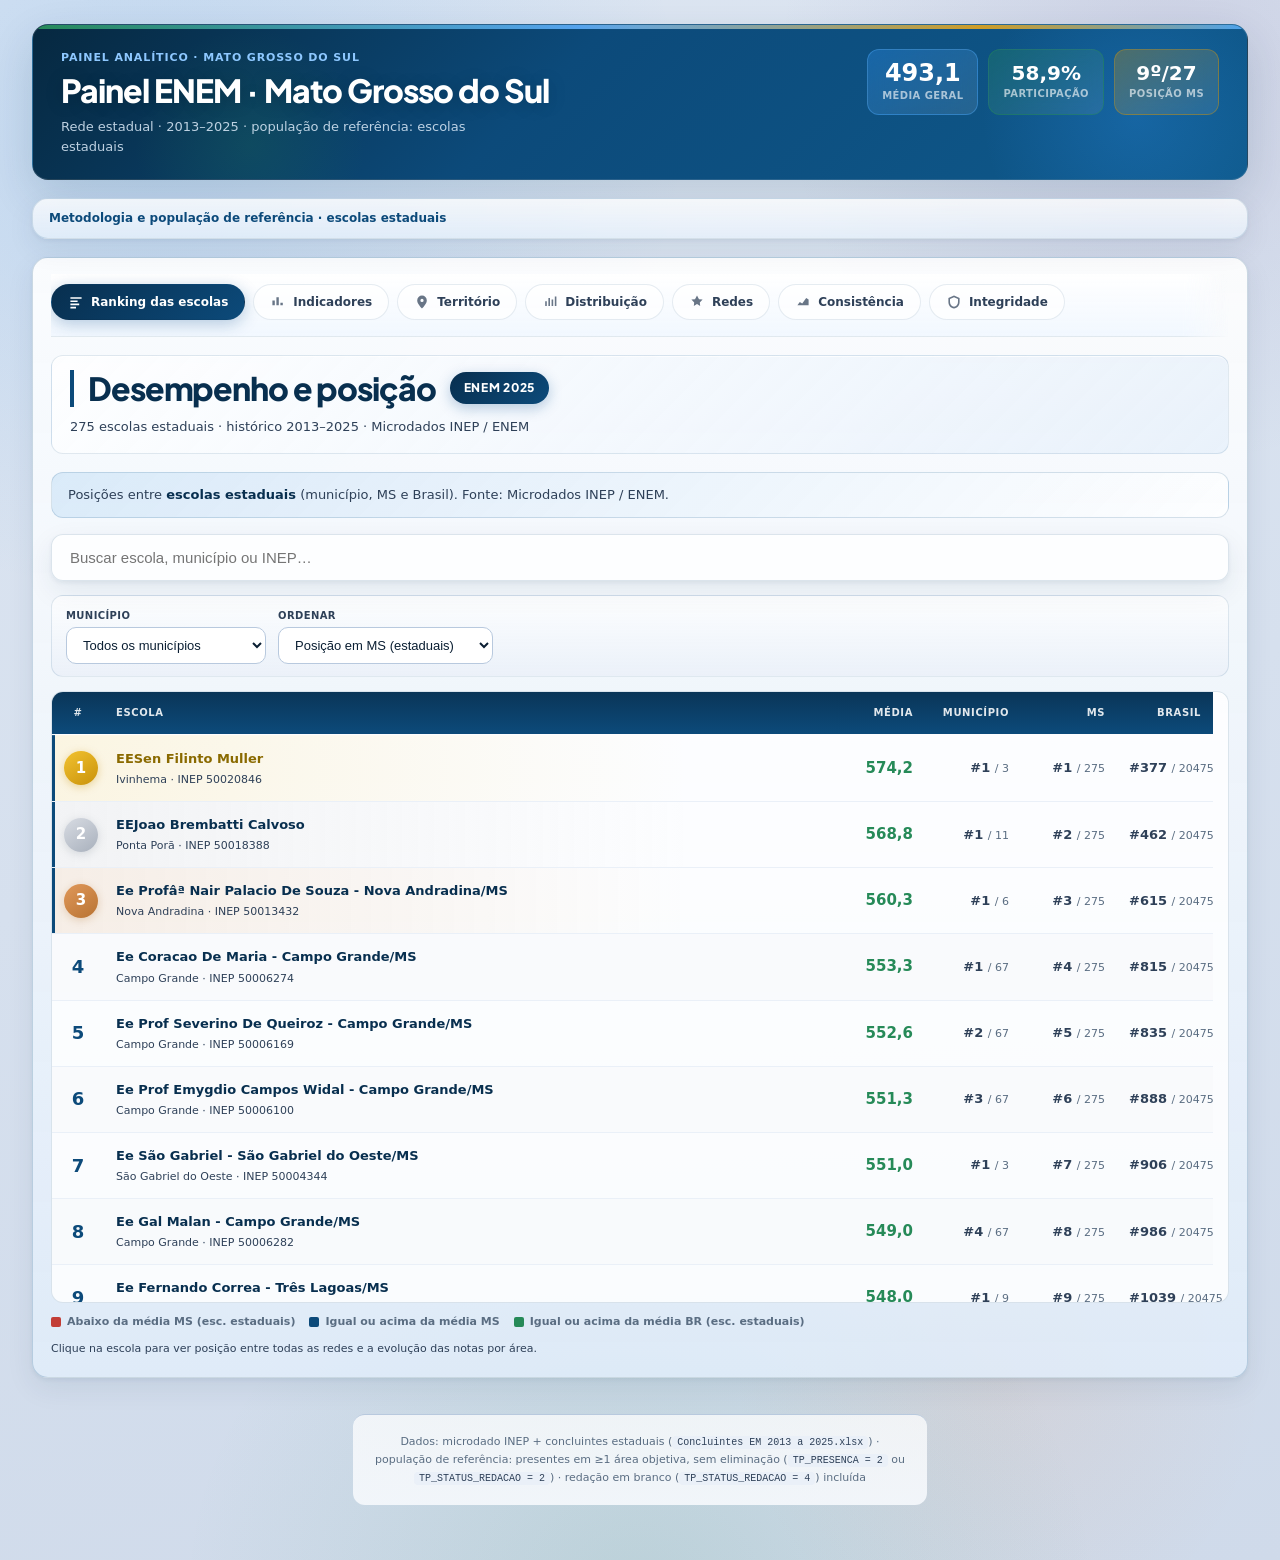
<file: docs/index.html>
<!doctype html>
<html lang="pt-BR">
<head>
<meta charset="utf-8" />
<meta name="viewport" content="width=device-width, initial-scale=1" />
<!-- Google Analytics 4: preencha com G-XXXXXXXXXX (ou defina GA4_MEASUREMENT_ID em js/config.js) -->
<meta name="enem-ga4-id" content="G-2ZJDR0L0TR" />
<script>
(function () {
  var host = location.hostname;
  if (host === 'localhost' || host === '127.0.0.1') return;
  var id = (document.querySelector('meta[name="enem-ga4-id"]') || {}).content;
  id = id && id.trim();
  if (!id || !/^G-[A-Z0-9]+$/i.test(id)) return;
  var s = document.createElement('script');
  s.async = true;
  s.src = 'https://www.googletagmanager.com/gtag/js?id=' + encodeURIComponent(id);
  document.head.appendChild(s);
  window.dataLayer = window.dataLayer || [];
  function gtag(){dataLayer.push(arguments);}
  window.gtag = gtag;
  gtag('js', new Date());
  gtag('config', id, { send_page_view: false });
})();
</script>
<title>Painel ENEM MS — 2019-2025</title>
<link rel="preconnect" href="https://fonts.googleapis.com" />
<link rel="preconnect" href="https://fonts.gstatic.com" crossorigin />
<link href="https://fonts.googleapis.com/css2?family=Plus+Jakarta+Sans:wght@600;700;800&display=swap" rel="stylesheet" />
<link rel="icon" href="data:image/svg+xml,%3Csvg xmlns='http://www.w3.org/2000/svg' viewBox='0 0 32 32'%3E%3Crect width='32' height='32' rx='6' fill='%230A4D8C'/%3E%3Ctext x='16' y='22' text-anchor='middle' font-size='14' font-family='Segoe UI,sans-serif' fill='white'%3EMS%3C/text%3E%3C/svg%3E" />
<link rel="stylesheet" href="style.css?v=42">
</head>
<body class="dash-loading">
<div class="wrap">

  <header class="page-header">
    <div class="page-header-accent" aria-hidden="true"></div>
    <div class="page-header-top">
      <div class="page-header-brand">
        <p class="page-eyebrow">Painel analítico · Mato Grosso do Sul</p>
        <h1>Painel ENEM · Mato Grosso do Sul</h1>
        <p class="page-sub">Rede estadual · <span data-dyn="range">2019–2025</span> · população de referência: escolas estaduais</p>
      </div>
      <div class="page-header-badges" aria-label="Recorte do painel">
        <span class="hdr-badge hdr-badge-primary"><strong id="hdrMedBadge" class="skeleton skeleton-val">—</strong><small>Média geral</small></span>
        <span class="hdr-badge"><strong id="hdrPartBadge" class="skeleton skeleton-val">—</strong><small>Participação</small></span>
        <span class="hdr-badge"><strong id="hdrRankBadge" class="skeleton skeleton-val">—</strong><small>Posição MS</small></span>
      </div>
    </div>
  </header>

  <details class="ref-note">
    <summary>Metodologia e população de referência · escolas estaduais</summary>
    <div class="ref-body">
      <p><strong>Escopo padrão:</strong> salvo indicação em contrário, todos os indicadores, médias, rankings e comparativos referem-se a <strong>estudantes de escolas estaduais</strong> de Mato Grosso do Sul (<code>TP_DEPENDENCIA_ADM = 2</code>). Comparações com o Brasil usam a média entre estudantes de escolas estaduais de todo o país.</p>
      <p><strong>População de referência:</strong> concluintes do recorte que concluíram a prova em ao menos uma área objetiva (CN, CH, LC ou MT), ou seja, <code>TP_PRESENCA = 1</code> na área, excluindo eliminados por fraude/fuga (<code>TP_PRESENCA = 2</code>) ou na redação (<code>TP_STATUS_REDACAO = 2</code>). A nota de cada área entra na média apenas quando o participante concluiu aquela prova; a média geral é a média das notas disponíveis.</p>
      <p><strong>Recorte de concluintes:</strong> 2019–2023 = autodeclaração de conclusão do EM (<code>TP_ST_CONCLUSAO = 2</code>); 2024–2025 = vínculo com escola no microdado INEP (<code>CO_ESCOLA</code> preenchido).</p>
      <p><strong>Participação</strong> = participantes na população de referência ÷ concluintes matriculados (Censo escolar estadual). Mesma definição em MS, demais UFs e Brasil (rede estadual).</p>
      <p><strong>Exceção — comparação entre redes:</strong> as seções Redes, funil por rede e integridade entre redes incluem também escolas municipais, federais e privadas de MS, apenas para comparar redes entre si.</p>
    </div>
  </details>

  <div class="dash-tabs" id="dashTabs">
    <div class="dash-tablist" role="tablist" aria-label="Seções do painel">
      <button type="button" class="dash-tab is-active" role="tab" id="tabbtn-ranking" aria-selected="true" aria-controls="tab-ranking" data-tab="tab-ranking"><svg class="dash-tab-icon" viewBox="0 0 20 20" aria-hidden="true"><path fill="currentColor" d="M3 4h14v2H3V4zm0 4h9v2H3V8zm0 4h11v2H3v-2zm0 4h7v2H3v-2z"/></svg>Ranking das escolas</button>
      <button type="button" class="dash-tab" role="tab" id="tabbtn-panorama" aria-selected="false" aria-controls="tab-panorama" data-tab="tab-panorama"><svg class="dash-tab-icon" viewBox="0 0 20 20" aria-hidden="true"><path fill="currentColor" d="M3 14h3V8H3v6zm5 0h3V4H8v10zm5 0h3V11h-3v3z"/></svg>Indicadores</button>
      <button type="button" class="dash-tab" role="tab" id="tabbtn-territorio" aria-selected="false" aria-controls="tab-territorio" data-tab="tab-territorio"><svg class="dash-tab-icon" viewBox="0 0 20 20" aria-hidden="true"><path fill="currentColor" d="M10 2a6 6 0 00-6 6c0 4.5 6 10 6 10s6-5.5 6-10a6 6 0 00-6-6zm0 8a2 2 0 110-4 2 2 0 010 4z"/></svg>Território</button>
      <button type="button" class="dash-tab" role="tab" id="tabbtn-distribuicao" aria-selected="false" aria-controls="tab-distribuicao" data-tab="tab-distribuicao"><svg class="dash-tab-icon" viewBox="0 0 20 20" aria-hidden="true"><path fill="currentColor" d="M4 15V9h2v6H4zm4 0V5h2v10H8zm4 0V7h2v8h-2zm4 0V3h2v12h-2z"/></svg>Distribuição</button>
      <button type="button" class="dash-tab" role="tab" id="tabbtn-redes" aria-selected="false" aria-controls="tab-redes" data-tab="tab-redes"><svg class="dash-tab-icon" viewBox="0 0 20 20" aria-hidden="true"><path fill="currentColor" d="M10 2l2.5 4.5L17 7l-3.5 3.5L14 15l-4-2.5L6 15l.5-4.5L3 7l4.5-.5L10 2z"/></svg>Redes</button>
      <button type="button" class="dash-tab" role="tab" id="tabbtn-consistencia" aria-selected="false" aria-controls="tab-consistencia" data-tab="tab-consistencia"><svg class="dash-tab-icon" viewBox="0 0 20 20" aria-hidden="true"><path fill="currentColor" d="M3 14l3-4 3 2 5-7 3 2v7H3z"/></svg>Consistência</button>
      <button type="button" class="dash-tab" role="tab" id="tabbtn-integridade" aria-selected="false" aria-controls="tab-integridade" data-tab="tab-integridade"><svg class="dash-tab-icon" viewBox="0 0 20 20" aria-hidden="true"><path fill="currentColor" d="M10 2l7 3v5c0 4.4-3 7.8-7 8-4-.2-7-3.6-7-8V5l7-3zm0 2.2L5 6.3V10c0 3.2 2.2 5.8 5 6 2.8-.2 5-2.8 5-6V6.3l-5-2.1z"/></svg>Integridade</button>
    </div>

    <div class="dash-tabpanel is-active" id="tab-ranking" role="tabpanel" aria-labelledby="tabbtn-ranking">
      <div id="rankEscSection" class="tab-panel-inner">
      <div class="rank-panel-head tab-hero">
        <div class="rank-panel-head-row tab-hero-row">
          <h2>Desempenho e posição</h2>
          <span class="rank-enem-badge tab-hero-badge" id="rankEscYearBadge">ENEM 2025</span>
        </div>
        <p id="rankEscMeta"><span class="skeleton skeleton-text">Carregando ranking…</span></p>
      </div>
      <p class="rank-scope-note">Posições entre <strong>escolas estaduais</strong> (município, MS e Brasil). Fonte: microdados INEP / ENEM.</p>
      <div id="rankEscListView" class="rank-list-view">
        <div class="rank-search-wrap">
          <input type="search" class="rank-search" id="rankEscSearch" placeholder="Buscar escola, município ou INEP…" aria-label="Buscar escola" />
        </div>
        <div class="rank-toolbar" role="group" aria-label="Filtros do ranking">
          <label>Município
            <select id="rankEscMunicipio" aria-label="Filtrar município"><option value="">Todos</option></select>
          </label>
          <label>Ordenar
            <select id="rankEscSort" aria-label="Ordenar ranking">
              <option value="ms_uf">Posição em MS (estaduais)</option>
              <option value="media">Média geral</option>
              <option value="br_est">Posição no Brasil (estaduais)</option>
              <option value="mun">Nome (A–Z)</option>
            </select>
          </label>
        </div>
        <div class="rank-table-wrap">
          <table class="rank-table" aria-describedby="rankEscMeta">
            <colgroup>
              <col class="rk-col-pos">
              <col class="rk-col-nome">
              <col class="rk-col-num">
              <col class="rk-col-rank">
              <col class="rk-col-rank">
              <col class="rk-col-rank">
            </colgroup>
            <thead>
              <tr>
                <th class="rk-th-pos" scope="col">#</th>
                <th class="rk-th-nome" scope="col">Escola</th>
                <th class="rk-th-num" scope="col">Média</th>
                <th class="rk-th-rank" scope="col">Município</th>
                <th class="rk-th-rank" scope="col">MS</th>
                <th class="rk-th-rank" scope="col">Brasil</th>
              </tr>
            </thead>
            <tbody id="rankEscBody">
              <tr class="skeleton-row" aria-hidden="true"><td><span class="sk w25"></span></td><td><span class="sk w60"></span></td><td><span class="sk w25"></span></td><td><span class="sk w40"></span></td><td><span class="sk w25"></span></td><td><span class="sk w25"></span></td></tr>
              <tr class="skeleton-row" aria-hidden="true"><td><span class="sk w25"></span></td><td><span class="sk w60"></span></td><td><span class="sk w25"></span></td><td><span class="sk w40"></span></td><td><span class="sk w25"></span></td><td><span class="sk w25"></span></td></tr>
              <tr class="skeleton-row" aria-hidden="true"><td><span class="sk w25"></span></td><td><span class="sk w60"></span></td><td><span class="sk w25"></span></td><td><span class="sk w40"></span></td><td><span class="sk w25"></span></td><td><span class="sk w25"></span></td></tr>
              <tr class="skeleton-row" aria-hidden="true"><td><span class="sk w25"></span></td><td><span class="sk w60"></span></td><td><span class="sk w25"></span></td><td><span class="sk w40"></span></td><td><span class="sk w25"></span></td><td><span class="sk w25"></span></td></tr>
              <tr class="skeleton-row" aria-hidden="true"><td><span class="sk w25"></span></td><td><span class="sk w60"></span></td><td><span class="sk w25"></span></td><td><span class="sk w40"></span></td><td><span class="sk w25"></span></td><td><span class="sk w25"></span></td></tr>
              <tr class="skeleton-row" aria-hidden="true"><td><span class="sk w25"></span></td><td><span class="sk w60"></span></td><td><span class="sk w25"></span></td><td><span class="sk w40"></span></td><td><span class="sk w25"></span></td><td><span class="sk w25"></span></td></tr>
            </tbody>
          </table>
        </div>
        <div class="attbl-legend rank-score-legend" aria-label="Legenda das cores da média">
          <span class="attbl-leg-item bad">Abaixo da média MS (esc. estaduais)</span>
          <span class="attbl-leg-item ms-ok">Igual ou acima da média MS</span>
          <span class="attbl-leg-item br-ok">Igual ou acima da média BR (esc. estaduais)</span>
        </div>
        <p class="rank-hint">Clique na escola para ver posição entre todas as redes e a evolução das notas por área.</p>
      </div>
      <div id="rankEscDetailView" class="rank-detail-view" aria-live="polite">
        <div class="rank-hist-head">
          <div>
            <h4 id="rankEscHistTitle">Escola selecionada</h4>
            <p class="rank-hist-sub" id="rankEscHistSub"></p>
          </div>
          <button type="button" id="rankEscHistClose" class="modalclose">Voltar à lista</button>
        </div>
        <p class="rank-detail-media">Média geral · ENEM 2025: <strong id="rankEscDetailMedia">—</strong></p>
        <div id="rankEscPosicoes" class="rank-pos-grid"></div>
        <div id="rankEscAreaKpis" class="rank-area-kpis kpis kpis-areas" aria-label="Notas por área em 2025"></div>
        <div id="rankEscHistPlot" class="rank-hist-plot plot-unified-hover"></div>
      </div>
      <div class="rank-empty">Dados de ranking não carregados. Regere os arquivos em <code>docs/data/</code>.</div>
      </div>
    </div>

    <div class="dash-tabpanel" id="tab-panorama" role="tabpanel" aria-labelledby="tabbtn-panorama" hidden>
      <div class="tab-panel-inner">
  <div class="tab-hero">
    <div class="tab-hero-row">
      <h2>Indicadores da rede estadual</h2>
      <span class="tab-hero-badge tab-hero-badge--muted">Panorama · <span data-dyn="lastYear">2025</span></span>
    </div>
    <p class="tab-hero-sub">Médias, participação, posição nacional e evolução <span data-dyn="range">2019–2025</span> · escolas estaduais de MS</p>
  </div>
  <section class="kpi-hero" aria-label="Indicadores principais">
    <div class="kpi-hero-main">
      <div class="kpi kpi-primary">
        <p class="lbl">Média geral · estadual <span class="help">i<span class="tip"><b>O que é:</b> média das notas disponíveis (CN, CH, LC, MT, Redação) dos participantes na população de referência. <b>Como ler:</b> o número mostra <span data-dyn="lastYear">2025</span>; a mini-linha acompanha a trajetória <span data-dyn="range">2019–2025</span>. Subir é melhor.</span></span></p>
        <div class="rowv"><div class="val skeleton skeleton-val lg" id="kpiMedVal">—</div><div id="s_media" class="spark spark-lg skeleton skeleton-spark lg"></div></div>
        <div class="vsub" id="kpiMedSub"><span class="skeleton skeleton-text sm">—</span></div>
      </div>
      <div class="kpi kpi-primary kpi-accent-green">
        <p class="lbl">Participação <span class="help">i<span class="tip"><b>O que é:</b> participantes na população de referência ÷ <b>concluintes</b> do EM (matrícula estadual). Inclui quem concluiu ao menos uma área objetiva, sem eliminação.</span></span></p>
        <div class="rowv"><div class="val skeleton skeleton-val lg" id="kpiPartVal">—</div><div id="s_part" class="spark spark-lg skeleton skeleton-spark lg"></div></div>
        <div class="vsub" id="kpiPartSub"><span class="skeleton skeleton-text sm">—</span></div>
      </div>
    </div>
    <div class="kpi-hero-side">
      <div class="kpi">
        <p class="lbl">Posição nacional <span class="help">i<span class="tip"><b>O que é:</b> posição de MS entre as 27 redes estaduais, pela média geral. <b>Como ler:</b> 1º = melhor; a linha cai quando MS perde posições.</span></span></p>
        <div class="rowv"><div class="val val-sm skeleton skeleton-val" id="kpiRankVal">—</div><div id="s_rank" class="spark skeleton skeleton-spark"></div></div>
        <div class="vsub" id="kpiRankSub"><span class="skeleton skeleton-text sm">—</span></div>
      </div>
      <div class="kpi" id="kpiGapCard">
        <p class="lbl">Defasagem vs Brasil (esc. estaduais) <span class="help">i<span class="tip"><b>O que é:</b> média de MS menos média do Brasil entre <b>estudantes de escolas estaduais</b> (mesma população de referência). <b>Como ler:</b> negativo = abaixo do Brasil; aproximar-se de zero é melhor.</span></span></p>
        <div class="rowv"><div class="val val-sm skeleton skeleton-val" id="kpiGapVal">—</div><div id="s_gap" class="spark skeleton skeleton-spark"></div></div>
        <div class="vsub" id="kpiGapSub"><span class="skeleton skeleton-text sm">—</span></div>
      </div>
      <div class="kpi kpi-extra">
        <p class="lbl">Taxa de eliminação <span class="help">i<span class="tip"><b>O que é:</b> % dos que compareceram em ao menos uma área objetiva e foram eliminados em alguma prova (<code>TP_PRESENCA = 2</code>) ou na redação (<code>TP_STATUS_REDACAO = 2</code>, anulada). <b>Como ler:</b> quanto menor, melhor. <code>TP_STATUS_REDACAO = 4</code> (em branco) não conta como eliminação.</span></span></p>
        <div class="rowv"><div class="val val-sm" id="kpiElimVal">1,2%</div><div id="s_elim" class="spark"></div></div>
        <div class="vsub" id="kpiElimSub"><span data-dyn="lastYear">2025</span> · <span class="trend up">▲ estável</span> vs <span data-dyn="startYear">2019</span></div>
      </div>
    </div>
  </section>

  <section class="kpi-areas-section">
    <div class="kpi-areas-head">
      <h3 class="kpi-areas-title">Médias por área · <span data-dyn="lastYear">2025</span></h3>
      <p class="kpi-areas-hint">Comparativo com Brasil (escolas estaduais) · clique em Indicadores → Trajetória para detalhar ano a ano</p>
    </div>
    <div class="area-chips" id="kpiAreas" aria-label="Médias por área de conhecimento · rede estadual MS"></div>
  </section>

  <!-- FUNIL DINÂMICO -->
  <div class="funil">
    <div class="fl">
      <span class="fh">Funil de <span data-dyn="lastYear">2025</span> · rede estadual</span>
      <span class="help">i<span class="tip"><b>O que é:</b> do universo de <b>concluintes do EM</b> (matrícula da rede) até os participantes na população de referência. A <b>participação efetiva</b> = quem concluiu ao menos uma área objetiva, sem eliminação, ÷ concluintes. Fonte: microdados ENEM <span data-dyn="lastYear">2025</span> + matrícula estadual (MS).</span></span>
      <span class="fsub">extraído dos microdados ENEM <span data-dyn="lastYear">2025</span></span>
    </div>
    <div class="fstages fstages-funnel" id="fstages"></div>
  </div>

  <details class="secacc secacc-primary" id="trajSection" open>
    <summary>Trajetória <span data-dyn="range">2019–2025</span> <span class="hint">· como desempenho e participação evoluíram juntos · rede estadual</span><span class="chev">▶</span></summary>
    <div class="secbody">
  <div class="chart-toolbar" role="group" aria-label="Filtros da trajetória">
    <div class="chart-field">
      <label for="trajZeroMode">Notas zero</label>
      <select id="trajZeroMode" class="dash-select" data-school-zero-mode aria-label="Filtrar trajetória por notas zero">
        <option value="all">Incluir zeros</option>
        <option value="no_zero">Excluir zeros</option>
      </select>
    </div>
  </div>
  <div class="traj-charts-stack">
    <div class="card card--chart card--highlight card--insight">
      <h3>Trajetória conjunta · participação × desempenho
        <span class="help">i<span class="tip"><b>Como ler:</b> cada bolinha é um ano; a posição horizontal é a participação, a vertical é a média. A seta aponta de <span data-dyn="startYear">2019</span> a <span data-dyn="lastYear">2025</span>. <b>Ideal:</b> caminhar para cima e para a direita (mais alunos e melhores notas).</span></span></h3>
      <div class="coh"><span class="dot"></span> Cada ponto = um ano · seta = sentido <span data-dyn="startYear">2019</span> → <span data-dyn="lastYear">2025</span></div>
      <div id="g_traj" class="plot plot-controls-outside"></div>
      <div class="nota">O vale 2020–2021 derrubou a participação pela metade; <span data-dyn="lastYear">2025</span> mantém a recuperação da adesão com desempenho mais estável.</div>
    </div>
    <div class="card card--chart card--insight">
      <h3>Trajetória das médias por área de conhecimento
        <span class="help">i<span class="tip"><b>Como ler:</b> cada linha é a média anual de uma área na rede estadual de MS. As escalas diferem (Redação ~600, Matemática ~480) — compare a <b>inclinação</b> de cada linha, não só o nível. Faixa cinza = pandemia.</span></span></h3>
      <div class="coh"><span class="dot"></span> Rede estadual · cores padrão do painel · seta = sentido temporal</div>
      <div id="g_traj_areas" class="plot plot-controls-outside"></div>
      <div class="nota">Redação permanece no patamar mais alto; Matemática e Ciências da Natureza concentram as médias mais baixas.</div>
    </div>
    <div class="card card--chart card--insight">
      <h3>Evolução por área · índice <span data-dyn="startYear">2013</span> = 100
        <span class="help">i<span class="tip"><b>Por que indexar:</b> as áreas têm médias muito diferentes (Redação ~600, CN ~470). Pondo todas em 100 no ano-base, comparamos o <b>ritmo</b> de crescimento, não o nível. <b>Acima de 100</b> = cresceu desde o ano-base.</span></span></h3>
      <div class="coh"><span class="dot"></span> Ritmo de cada componente em base comparável · <b>passe o mouse no ponto e clique</b> para detalhes</div>
      <div id="g_index" class="plot plot-controls-outside" style="cursor:pointer"></div>
      <div class="index-drill">
        <span style="font-size:12px;color:var(--muted)">Detalhes da área:</span>
        <select id="selIndexArea" name="indexArea" aria-label="Área"></select>
        <select id="selIndexAno" name="indexAno" aria-label="Ano"></select>
        <button type="button" id="btnIndexDrill">Abrir detalhes</button>
      </div>
      <div class="nota">Redação cresce mais; Linguagens sofreu choque em 2021; Matemática é a mais estagnada.</div>
    </div>
  </div>
  <div id="indexDetail" class="index-detail index-detail-wide"></div>

  <div class="grid2 grid2-spaced">
    <div class="card card--chart card--insight">
      <h3>Posição de MS entre as UFs ao longo do tempo
        <span class="help">i<span class="tip"><b>Bump chart:</b> mostra a posição relativa, não a nota. <b>Como ler:</b> a linha sobe quando MS ultrapassa estados; cai quando é ultrapassado. A média absoluta pode subir e a posição cair ao mesmo tempo.</span></span></h3>
      <div class="coh"><span class="dot"></span> Rede estadual · 1º = melhor · entre 27 UFs</div>
      <div id="g_bump" class="plot plot-controls-outside"></div>
      <div class="nota" id="notaBump">—</div>
    </div>
    <div class="card card--chart card--insight">
      <h3>Média geral · MS × Brasil (escolas estaduais)
        <span class="help">i<span class="tip"><b>Como ler:</b> linha cheia = MS, pontilhada = média do Brasil entre estudantes de <b>escolas estaduais</b> (mesma população). A distância vertical entre elas é a defasagem. A faixa cinza marca a pandemia — variações ali devem ser lidas com cautela.</span></span></h3>
      <div class="coh"><span class="dot"></span> Faixa cinza = anos de pandemia (leitura cautelosa)</div>
      <div id="g_evol" class="plot plot-controls-outside"></div>
      <div class="nota" id="notaEvol">—</div>
    </div>
  </div>
    </div>
  </details>
      </div>
    </div>

    <div class="dash-tabpanel" id="tab-territorio" role="tabpanel" aria-labelledby="tabbtn-territorio" hidden>
      <div class="tab-panel-inner">
      <div class="tab-hero">
        <div class="tab-hero-row">
          <h2>Detalhamento territorial</h2>
          <span class="tab-hero-badge tab-hero-badge--muted">CRE · Município · Escola</span>
        </div>
        <p class="tab-hero-sub">Coordenadoria → Município → Escola (tabela <span data-dyn="lastYear">2025</span> + histórico da escola)</p>
      </div>

  <div class="bread" id="bread"></div>

  <!-- Passo 1: CREs -->
  <div class="card card--chart">
    <h3>Coordenadorias (CRE) · evolução participação × desempenho
      <span class="help">i<span class="tip"><b>Como ler:</b> cada quadro é uma CRE. A linha liga <span data-dyn="startYear">2019</span>→<span data-dyn="lastYear">2025</span> (participação no eixo X, média no Y). O ponto cheio é <span data-dyn="lastYear">2025</span>: <b>verde</b> se a média subiu vs <span data-dyn="prevYear">2024</span>, <b>vermelho</b> se caiu. <b>Borda vermelha</b> = média geral da CRE abaixo da média de MS (escolas estaduais) em <span data-dyn="lastYear">2025</span>. <b>Clique</b> numa CRE para ver os municípios.</span></span></h3>
    <div class="coh"><span class="dot"></span> Clique numa CRE para abrir os municípios · ● = <span data-dyn="lastYear">2025</span> · borda vermelha = abaixo da média MS (esc. estaduais, <span data-dyn="lastYear">2025</span>)</div>
    <div id="creRow" class="crow"></div>
    <div class="legend" style="margin-top:10px">
      <span><span class="sw" style="background:var(--azul)"></span> trajetória</span>
      <span><span class="sw box" style="background:var(--verde)"></span> <span data-dyn="lastYear">2025</span> ≥ <span data-dyn="prevYear">2024</span> (avanço)</span>
      <span><span class="sw box" style="background:var(--critico)"></span> <span data-dyn="lastYear">2025</span> &lt; <span data-dyn="prevYear">2024</span> (recuo)</span>
      <span><span class="sw box" style="border:2px solid var(--critico);background:transparent"></span> abaixo da média MS (<span data-dyn="lastYear">2025</span>)</span>
    </div>
  </div>

  <!-- Passo 1b: evolução por área da CRE selecionada -->
  <div class="card" id="creAreaCard" style="margin-top:16px;display:none">
    <h3 id="creAreaTitle">Evolução por área · <span></span>
      <span class="help">i<span class="tip"><b>Como ler:</b> uma mini-série por área (CN, CH, LC, MT, Redação). Linha colorida = CRE; pontilhado cinza = MS estadual; tracejado claro = Brasil estadual. Comparações usam a mesma população de referência: <b>estudantes de escolas estaduais, concluintes, não eliminados</b>. Painel com <b>borda vermelha</b> = CRE abaixo de MS na área em <span data-dyn="lastYear">2025</span>.</span></span></h3>
    <div class="coh"><span class="dot"></span> Linha colorida = CRE · pontilhado = MS estadual · tracejado = BR estadual · borda vermelha = abaixo de MS (<span data-dyn="lastYear">2025</span>)</div>
    <div id="creAreaKpis" class="drill-area-kpis kpis kpis-areas rank-area-kpis" aria-label="Notas por área em 2025"></div>
    <div id="creAreas" class="areagrid"></div>
  </div>

  <!-- Passo 1c: trajetória por área da CRE (antes dos municípios) -->
  <div class="card" id="creTrajAreasCard" style="margin-top:16px;display:none">
    <h3 id="creTrajAreasTitle">Trajetória das médias por área · <span></span>
      <span class="help">i<span class="tip"><b>Como ler:</b> cada linha é a média anual de uma área na CRE selecionada. Cores padrão CN / CH / LC / MT / Redação. Escala fixa 0–1000 (TRI).</span></span></h3>
    <div class="coh"><span class="dot"></span> Uma linha por área · escala 0–1000 · cores padrão CN / CH / LC / MT / Redação</div>
    <div id="g_cre_areas" class="plot plot-unified-hover"></div>
  </div>

  <!-- Passo 2: municípios -->
  <div class="grid2" id="munRow" style="margin-top:16px;display:none">
    <div class="card">
      <h3 id="munTitle">Municípios · participação × desempenho (2025)
        <span class="help">i<span class="tip"><b>Como ler:</b> cada bolha é um município da CRE. X = participação efetiva, Y = média geral, <b>tamanho</b> = nº de concluintes (peso do município). Bolhas no canto inferior-esquerdo (vermelhas) são prioridade. <b>Clique</b> numa bolha para ver as escolas.</span></span></h3>
      <div class="coh"><span class="dot"></span> Bolha = município · tamanho = concluintes · clique para evolução por área e escolas</div>
      <div id="g_mun" class="plot"></div>
      <div class="nota" id="munNota"></div>
    </div>
    <div class="card">
      <h3 id="munAttTitle">Atenção por área · municípios da CRE (2025)
        <span class="help">i<span class="tip"><b>Como ler:</b> mapa de calor município × 5 áreas (CN, CH, LC, MT, Redação). Cor = desvio vs a média de MS na área. <b>Vermelho</b> = abaixo de MS (atenção). Ordena os municípios do mais frágil ao mais forte.</span></span></h3>
      <div class="coh"><span class="dot"></span> Desvio vs média MS · vermelho = abaixo · 5 áreas (inclui Redação)</div>
      <div id="g_munheat" class="plot"></div>
    </div>
  </div>

  <!-- Passo 2b: município selecionado (KPIs + trajetória) -->
  <div class="card" id="munDetailCard" style="margin-top:16px;display:none">
    <h3 id="munDetailTitle">Município · <span></span>
      <span class="help">i<span class="tip"><b>Como ler:</b> KPIs com notas de <span data-dyn="lastYear">2025</span> por área. Destaque vs <b>CRE</b>; linhas secundárias vs <b>MS</b> e vs <b>BR</b> (ambos: escolas estaduais, concluintes, não eliminados). Trajetória 2013–<span data-dyn="lastYear">2025</span> na escala 0–1000.</span></span></h3>
    <div class="coh"><span class="dot"></span> Notas por área · <span data-dyn="lastYear">2025</span> · destaque vs CRE · secundário vs MS e vs BR · seta vs <span data-dyn="prevYear">2024</span></div>
    <div id="munAreaKpis" class="drill-area-kpis kpis kpis-areas rank-area-kpis" aria-label="Notas por área do município em 2025"></div>
    <h4 id="munTrajAreasTitle" class="drill-areas-title">Trajetória das médias por área</h4>
    <div class="coh"><span class="dot"></span> Uma linha por área · escala 0–1000 · cores padrão CN / CH / LC / MT / Redação</div>
    <div id="g_mun_areas" class="plot plot-unified-hover"></div>
  </div>

  <!-- Passo 3: escolas 2025 -->
  <div class="card" id="escCard" style="margin-top:16px;display:none">
    <h3 id="escTitle">Escolas · 2025
      <span class="help">i<span class="tip"><b>Como ler:</b> a <b>cor do número</b> compara com MS/Brasil (esc. estaduais): vermelho = abaixo de MS; azul = ≥ MS; verde = ≥ Brasil. Os selos <b>Mun</b>/<b>CRE</b> (▲/▼) comparam a escola com o município e a CRE — são independentes da cor vs MS. Linha com fundo rosa = média geral abaixo do município.</span></span></h3>
    <div class="coh"><span class="dot"></span> Cor do número = vs MS/BR · selos Mun/CRE = território · clique numa escola para o histórico</div>
    <div class="chart-toolbar" role="group" aria-label="Filtros das escolas">
      <div class="chart-field">
        <label for="escZeroMode">Notas zero</label>
        <select id="escZeroMode" class="dash-select" data-school-zero-mode aria-label="Filtrar escolas por notas zero">
          <option value="all">Incluir zeros</option>
          <option value="no_zero">Excluir zeros</option>
        </select>
      </div>
    </div>
    <div class="idx-panel school-hist-panel" id="escHistWrap">
      <h5 id="escHistTitle">Histórico da escola selecionada</h5>
      <div class="coh"><span class="dot"></span> Clique numa linha da tabela para trocar a escola · o gráfico segue o filtro ativo do painel</div>
      <div id="g_esc_hist" class="plot plot-unified-hover"></div>
      <div class="nota" id="escHistNota"></div>
    </div>
    <div class="attbl-legend" id="escScoreLegend" aria-label="Legenda das cores das notas">
      <span class="attbl-leg-item bad">Cor: abaixo da média MS</span>
      <span class="attbl-leg-item ms-ok">Cor: igual ou acima da média MS</span>
      <span class="attbl-leg-item br-ok">Cor: igual ou acima da média BR</span>
      <span class="attbl-leg-item cmp-above">Selo Mun/CRE ▲ = acima do território</span>
      <span class="attbl-leg-item cmp-below">Selo Mun/CRE ▼ = abaixo do território</span>
      <span class="attbl-leg-item below-mun">Linha destacada = geral abaixo do município</span>
    </div>
    <div class="scroll">
      <table class="attbl">
        <thead><tr><th>Escola</th><th>Concl.</th><th>Part.</th><th>Tx</th><th>CN</th><th>CH</th><th>LC</th><th>Mat.</th><th>Red.</th><th>Geral</th></tr></thead>
        <tbody id="escBody"></tbody>
      </table>
    </div>
    <div class="nota"><b><span data-dyn="lastYear">2025</span> com concluintes por escola:</b> taxa calculada cruzando participantes com <code>Concluintes EM <span data-dyn="fileRange">2019 a 2025</span>.xlsx</code>. Escolas sem correspondência exibem "—" na taxa.</div>
  </div>

  <!-- SNAPSHOT recolhível -->
  <details class="more">
    <summary><span class="chev">▶</span> Recorte de um ano (snapshot) — comparações estáticas MS × Brasil × UFs</summary>
    <div class="snap-toolbar" style="margin:12px 0 0;display:flex;align-items:center;gap:8px">
      <span style="font-size:12px;color:var(--muted)">Ano:</span>
      <select id="snapAno" name="snapAno" aria-label="Ano do snapshot" style="padding:3px 8px;border:1px solid var(--borda);border-radius:6px;font-size:12px;background:#fff;color:var(--azul)">
        <option value="2025">2025</option><option value="2024">2024</option><option value="2023">2023</option><option value="2022">2022</option>
        <option value="2021">2021</option><option value="2020">2020</option><option value="2019">2019</option>
      </select>
      <span style="font-size:12px;color:var(--muted)">Notas zero:</span>
      <select id="snapZeroMode" class="dash-select" data-school-zero-mode aria-label="Filtrar snapshot por notas zero">
        <option value="all">Incluir zeros</option>
        <option value="no_zero">Excluir zeros</option>
      </select>
    </div>
    <div class="grid2" style="margin-top:14px">
      <div class="card"><h3 id="snapDumbTitle">MS × Brasil (esc. estaduais) por área · 2025 (dumbbell)</h3>
        <div class="coh"><span class="dot"></span> Distância = diferença MS − Brasil (rede estadual)</div><div id="g_areas" class="plot"></div></div>
      <div class="card"><h3 id="snapRankTitle">Ranking das UFs · 2025</h3>
        <div class="coh"><span class="dot"></span> MS destacado · linha = média nacional</div><div id="g_ufrank" class="plot"></div></div>
    </div>
  </details>
      </div>
    </div>

    <div class="dash-tabpanel" id="tab-distribuicao" role="tabpanel" aria-labelledby="tabbtn-distribuicao" hidden>
      <div class="tab-panel-inner">
      <div class="tab-hero">
        <div class="tab-hero-row">
          <h2>Distribuição do desempenho</h2>
          <span class="tab-hero-badge tab-hero-badge--muted">Histograma · Boxplot</span>
        </div>
        <p class="tab-hero-sub">Evolução da distribuição em MS · snapshot MS × Brasil (esc. estaduais) · escolas</p>
      </div>

      <div class="chart-toolbar dist-toolbar" role="group" aria-label="Filtros da distribuição">
        <div class="chart-field">
          <label for="distZeroMode">Notas zero</label>
          <select id="distZeroMode" class="dash-select" data-school-zero-mode aria-label="Filtrar distribuição por notas zero">
            <option value="all">Incluir zeros</option>
            <option value="no_zero">Excluir zeros</option>
          </select>
        </div>
        <div class="chart-field">
          <label for="distArea">Área</label>
          <select id="distArea" class="dash-select" aria-label="Área da distribuição"></select>
        </div>
        <div class="chart-field">
          <label for="distAno">Ano</label>
          <select id="distAno" class="dash-select" aria-label="Ano do snapshot"></select>
        </div>
      </div>

      <div class="dist-stack">
        <div class="card card--chart card-box">
          <h3 id="distBoxTitle">Evolução da distribuição · <span data-dyn="range">2013–2025</span>
            <span class="help" tabindex="0">i<span class="tip">
              <span class="tip-title">Como ler o boxplot</span>
              <span class="tip-row">Um ano por linha · rede estadual de MS.</span>
              <ul>
                <li><b>Mediana</b> — nota do meio (metade acima, metade abaixo).</li>
                <li><b>Caixa (Q1–Q3)</b> — 50% central das notas.</li>
                <li><b>IQR</b> — Q3 − Q1 (dispersão; caixa mais larga = mais desigual).</li>
                <li><b>Bigodes</b> — até o mín. &gt; 0 (◆) e o máximo.</li>
                <li><b>Pontos cinza</b> — média do Brasil (esc. estaduais).</li>
              </ul>
              <span class="tip-row">Clique num ano para abrir o snapshot abaixo.</span>
            </span></span></h3>
          <div class="coh"><span class="dot"></span> Caixa = MS · ◆ mín&gt;0 · pontilhado = média BR · IQR = dispersão (Q3−Q1) · clique no ano → snapshot</div>
          <div id="distAreaStrip" class="dist-area-strip" role="tablist" aria-label="Áreas"></div>
          <p class="dist-focus-caption" id="distFocusCaption">—</p>
          <div class="dist-box-stats" id="distBoxStats" aria-live="polite"></div>
          <div id="g_box_focus" class="plot plot-box-focus plot-unified-hover"></div>
        </div>

        <div class="card card--chart card-hist">
          <h3 id="distSnapTitle">Snapshot MS × Brasil · <span></span>
            <span class="help" tabindex="0">i<span class="tip">
              <span class="tip-title">Snapshot MS × Brasil</span>
              <span class="tip-row">Mesmo recorte: escolas estaduais · concluintes · não eliminados.</span>
              <ul>
                <li><b>KPIs</b> — mediana MS, média BR, gap e % em faixas altas (≥600).</li>
                <li><b>Histograma</b> — % de alunos em cada faixa de nota (MS vs BR).</li>
              </ul>
            </span></span></h3>
          <div class="coh"><span class="dot"></span> Escolas estaduais · concluintes · não eliminados · MS vs Brasil</div>
          <div id="distSnapKpis" class="dist-snap-kpis" aria-label="Indicadores do snapshot"></div>
          <p class="hist-caption" id="histCaption">—</p>
          <div id="g_histograma" class="plot plot-hist plot-unified-hover"></div>
          <div class="hist-legend">
            <span><i class="hist-dot hist-dot-ms"></i> MS estadual</span>
            <span><i class="hist-dot hist-dot-br"></i> Brasil estadual</span>
          </div>
        </div>

        <div class="card card--chart card-disp">
          <h3>Escolas · participação × desempenho (<span data-dyn="lastYear">2025</span>)
            <span class="help" tabindex="0">i<span class="tip">
              <span class="tip-title">Dispersão por escola</span>
              <ul>
                <li><b>Eixo X</b> — participação efetiva (%).</li>
                <li><b>Eixo Y</b> — média geral.</li>
                <li><b>Tamanho</b> — nº de participantes; <b>cor</b> — CRE.</li>
                <li>Linha vertical = 100%; horizontais = médias MS e BR.</li>
              </ul>
              <span class="tip-row"><b>Participação &gt; 100%:</b> o denominador de matrícula pode incluir EJA e outras modalidades.</span>
            </span></span></h3>
          <div class="coh"><span class="dot"></span> Bolha = escola · tamanho = alunos · cor = CRE · clique na legenda para filtrar</div>
          <div class="chart-toolbar disp-toolbar" role="group" aria-label="Filtros da dispersão">
            <div class="chart-field">
              <label for="dispCre">CRE</label>
              <select id="dispCre" class="dash-select" aria-label="Filtrar dispersão por CRE"></select>
            </div>
          </div>
          <p class="disp-caption" id="dispCaption">—</p>
          <div id="g_dispersao" class="plot plot-disp plot-controls-outside plot-unified-hover"></div>
          <div class="disp-legend" id="dispLegend" aria-label="Legenda por CRE"></div>
          <p class="disp-note">Participação &gt; 100%: o denominador de matrícula pode incluir EJA e outras modalidades além do EM regular.</p>
        </div>
      </div>
      </div>
    </div>

    <div class="dash-tabpanel" id="tab-redes" role="tabpanel" aria-labelledby="tabbtn-redes" hidden>
      <div class="tab-panel-inner">
      <div class="tab-hero">
        <div class="tab-hero-row">
          <h2>Comparação entre redes de MS</h2>
          <span class="tab-hero-badge tab-hero-badge--muted">Estadual · Municipal · Privada</span>
        </div>
        <p class="tab-hero-sub">Mesma população de referência · redes do estado de MS</p>
      </div>
  <div class="grid2" style="margin-top:4px">
    <div class="card card--chart card--insight">
      <h3>Média geral por rede de MS · <span data-dyn="range">2019–2025</span>
        <span class="help">i<span class="tip"><b>Como ler:</b> cada linha é uma rede dentro de MS (Estadual, Municipal, Federal, Privada), na mesma população de referência. A <b>linha azul grossa</b> é a rede estadual (foco do painel). Quanto mais alto, melhor. <b>Atenção:</b> a rede municipal de MS tem pouquíssimos alunos por ano (≈9–26) → leitura cautelosa.</span></span></h3>
      <div class="coh"><span class="dot"></span> Azul grosso = estadual (foco) · demais = outras redes de MS</div>
      <div id="g_redes" class="plot"></div>
      <div class="nota">Privada e Federal de MS partem de patamar mais alto; a municipal tem N muito pequeno (linha tracejada) e oscila bastante.</div>
    </div>
    <div class="card card--chart card--insight">
      <h3 id="redeGapTitle">Distância por área · estadual − outras redes de MS (2025)
        <span class="help">i<span class="tip"><b>Como ler:</b> barras agrupadas por área mostram a diferença entre a rede estadual de MS e cada outra rede de MS no ano selecionado. <b>Negativo (abaixo de zero)</b> = estadual abaixo da rede; positivo = acima. Cor = rede.</span></span></h3>
      <div class="coh"><span class="dot"></span> Estadual menos a outra rede de MS · abaixo de zero = estadual atrás</div>
      <div class="chart-toolbar" role="group" aria-label="Ano da distância por rede">
        <div class="chart-field">
          <label for="redeGapAno">Ano</label>
          <select id="redeGapAno" name="redeGapAno" class="dash-select" aria-label="Ano da distância por rede"></select>
        </div>
      </div>
      <div id="g_redegap" class="plot"></div>
      <div class="nota">A maior distância está ante a rede privada de MS; ante a municipal a comparação é frágil pelo N pequeno.</div>
    </div>
  </div>
      </div>
    </div>

    <div class="dash-tabpanel" id="tab-consistencia" role="tabpanel" aria-labelledby="tabbtn-consistencia" hidden>
      <div class="tab-panel-inner">
      <div class="tab-hero">
        <div class="tab-hero-row">
          <h2>Consistência e variação</h2>
          <span class="tab-hero-badge tab-hero-badge--muted">DP · CV</span>
        </div>
        <p class="tab-hero-sub">Desvio padrão e coeficiente de variação por área ao longo do tempo</p>
      </div>
      <div class="grid2" style="margin-top:4px">
        <div class="card card--chart">
          <h3>Evolução do desvio padrão por área
            <span class="help">i<span class="tip"><b>Como ler:</b> o desvio padrão mede a dispersão das notas. <b>DP ↓</b> = notas mais concentradas em torno da média (mais homogêneo). <b>DP ↑</b> = maior heterogeneidade. Comparar o ritmo de cada área.</span></span></h3>
          <div class="coh"><span class="dot"></span> Linha = área · cor consistente com o painel · unidade = pontos</div>
          <div id="g_dp" class="plot"></div>
        </div>
        <div class="card card--chart">
          <h3>Coeficiente de variação (CV = DP / média)
            <span class="help">i<span class="tip"><b>Como ler:</b> o CV normaliza o desvio padrão pela média, permitindo comparar consistência entre áreas de escalas diferentes (ex: Redação ~600 vs CN ~470). <b>CV menor</b> = mais consistente.</span></span></h3>
          <div class="coh"><span class="dot"></span> Barras por área/ano · % do valor médio · cor = área</div>
          <div id="g_cv" class="plot"></div>
        </div>
      </div>
      </div>
    </div>

    <div class="dash-tabpanel" id="tab-integridade" role="tabpanel" aria-labelledby="tabbtn-integridade" hidden>
      <div class="tab-panel-inner">
      <div class="tab-hero">
        <div class="tab-hero-row">
          <h2>Integridade &amp; qualidade da participação</h2>
          <span class="tab-hero-badge tab-hero-badge--muted">Eliminação · Sem nota</span>
        </div>
        <p class="tab-hero-sub">Eliminados, notas zeradas e sem nota · por edição, área, rede e território</p>
      </div>
  <div class="grid2" style="margin-top:4px">
    <div class="card card--chart card--insight">
      <h3>Eliminados por edição
        <span class="help">i<span class="tip"><b>O que é:</b> candidatos eliminados em alguma área (<code>TP_PRESENCA = 2</code>) ou na redação (<code>TP_STATUS_REDACAO = 2</code>, anulada). <b>Como ler:</b> barras empilhadas por motivo (CN/CH/LC/MT + redação anulada). A linha vermelha = taxa total de eliminação sobre o compareceu (%). <code>TP_STATUS_REDACAO = 4</code> (em branco) entra em “sem nota”, não aqui.</span></span></h3>
      <div class="coh"><span class="dot"></span> Barras = eliminados absolutos · linha = % do compareceu · filtro de rede acima do gráfico</div>
      <div class="chart-toolbar" role="group" aria-label="Filtro de rede">
        <div class="chart-field">
          <label for="integRedeSel">Rede</label>
          <select id="integRedeSel" class="dash-select" aria-label="Rede para eliminados por edição"></select>
        </div>
      </div>
      <div id="g_integ_elim" class="plot"></div>
      <div class="nota">No recorte de <span data-dyn="rangeText">2019 a 2025</span>, Linguagens e Ciências Humanas concentram boa parte das eliminações, sem predominância consistente da redação.</div>
    </div>
    <div class="card card--chart card--insight">
      <h3>Comparação entre redes · eliminação e sem nota (<span data-dyn="lastYear">2025</span>)
        <span class="help">i<span class="tip"><b>Como ler:</b> barras agrupadas. <b>Vermelho</b> = taxa de eliminação (% do compareceu; <code>TP_PRESENCA = 2</code> ou <code>TP_STATUS_REDACAO = 2</code>); <b>azul</b> = taxa de redação em branco (<code>TP_STATUS_REDACAO = 4</code>, % do compareceu). A municipal de MS tem N muito pequeno — leitura cautelosa.</span></span></h3>
      <div class="coh"><span class="dot"></span> Vermelho = eliminados (anulados) · azul = redação em branco (TP_STATUS_REDACAO = 4) · <span data-dyn="lastYear">2025</span></div>
      <div id="g_integ_comp" class="plot"></div>
      <div class="nota">Brasil estadual serve de referência. MS estadual está próximo ou levemente abaixo da média nacional em eliminação.</div>
    </div>
  </div>

  <div class="card" style="margin-top:16px">
    <h3>Pontos de atenção · CREs e municípios · <span id="integAttYearLabel" data-dyn="lastYear">2025</span>
      <span class="help" tabindex="0">i<span class="tip">
        <span class="tip-title">Snapshot por ano</span>
        <span class="tip-row">Os números referem-se ao <b>ENEM do ano selecionado</b> no filtro — não são a soma nem a média do histórico.</span>
        <ul>
          <li><b>Vermelho</b> — taxa de eliminação acima da média estadual do mesmo ano.</li>
          <li><b>Laranja</b> — taxa de sem nota (redação) acima da média estadual.</li>
          <li><b>Elim. múltipla / zeros / sem nota múltipla</b> — ocorrências em 2+ áreas.</li>
        </ul>
        <span class="tip-row">Clique numa CRE para ver municípios; num município para ver escolas.</span>
      </span></span></h3>
    <div class="chart-toolbar integ-att-toolbar" role="group" aria-label="Filtro do ano">
      <div class="chart-field">
        <label for="integAttAno">Ano (ENEM)</label>
        <select id="integAttAno" class="dash-select" aria-label="Ano dos pontos de atenção"></select>
      </div>
    </div>
    <div class="coh"><span class="dot"></span> Dados do ENEM <span id="integAttYearCoh" data-dyn="lastYear">2025</span> · ordenado por taxa de eliminação · clique CRE → municípios → escolas</div>
    <div id="g_integ_table" class="plot"></div>
  </div>
      </div>
    </div>
  </div>

  <!-- MODAL DRILL-DOWN EVOLUÇÃO POR ÁREA -->
  <div class="modal" id="areaModal" onclick="if(event.target===this)closeAreaModal()">
    <div class="modalbox">
      <div class="modalhead">
        <h3 id="areaModalTitle">Detalhes da área</h3>
        <span class="modalclose" onclick="closeAreaModal()">Fechar</span>
      </div>
      <div class="modalbody" id="areaModalBody"></div>
    </div>
  </div>

  <div class="footer">Dados: microdado INEP + concluintes estaduais (<code>Concluintes EM <span data-dyn="fileRange">2019 a 2025</span>.xlsx</code>) · população de referência: presentes em ≥1 área objetiva, sem eliminação (<code>TP_PRESENCA = 2</code> ou <code>TP_STATUS_REDACAO = 2</code>) · redação em branco (<code>TP_STATUS_REDACAO = 4</code>) incluída</div>
</div>
<script defer src="js/config.js?v=13" charset="utf-8"></script>
<script defer src="js/data-utils.js?v=4" charset="utf-8"></script>
<script defer src="js/chart-factory.js?v=9" charset="utf-8"></script>
<script defer src="js/app-context.js?v=4" charset="utf-8"></script>
<script defer src="js/area-detail.js?v=12" charset="utf-8"></script>
<script defer src="js/ranking-escolas-section.js?v=15" charset="utf-8"></script>
<script defer src="js/kpi-section.js?v=9" charset="utf-8"></script>
<script defer src="js/trajectory-section.js?v=15" charset="utf-8"></script>
<script defer src="js/redes-section.js?v=8" charset="utf-8"></script>
<script defer src="js/integridade-section.js?v=10" charset="utf-8"></script>
<script defer src="js/stats-section.js?v=30" charset="utf-8"></script>
<script defer src="js/cv-section.js?v=6" charset="utf-8"></script>
<script defer src="js/drill-section.js?v=29" charset="utf-8"></script>
<script defer src="js/snapshot-section.js?v=4" charset="utf-8"></script>
<script defer src="js/ga4.js?v=3" charset="utf-8"></script>
<script defer src="data-loader.js?v=4" charset="utf-8"></script>
<script defer src="https://cdn.plot.ly/plotly-2.35.2.min.js"></script>
<script defer src="app.js?v=5" charset="utf-8"></script>
</body>
</html>
</file>
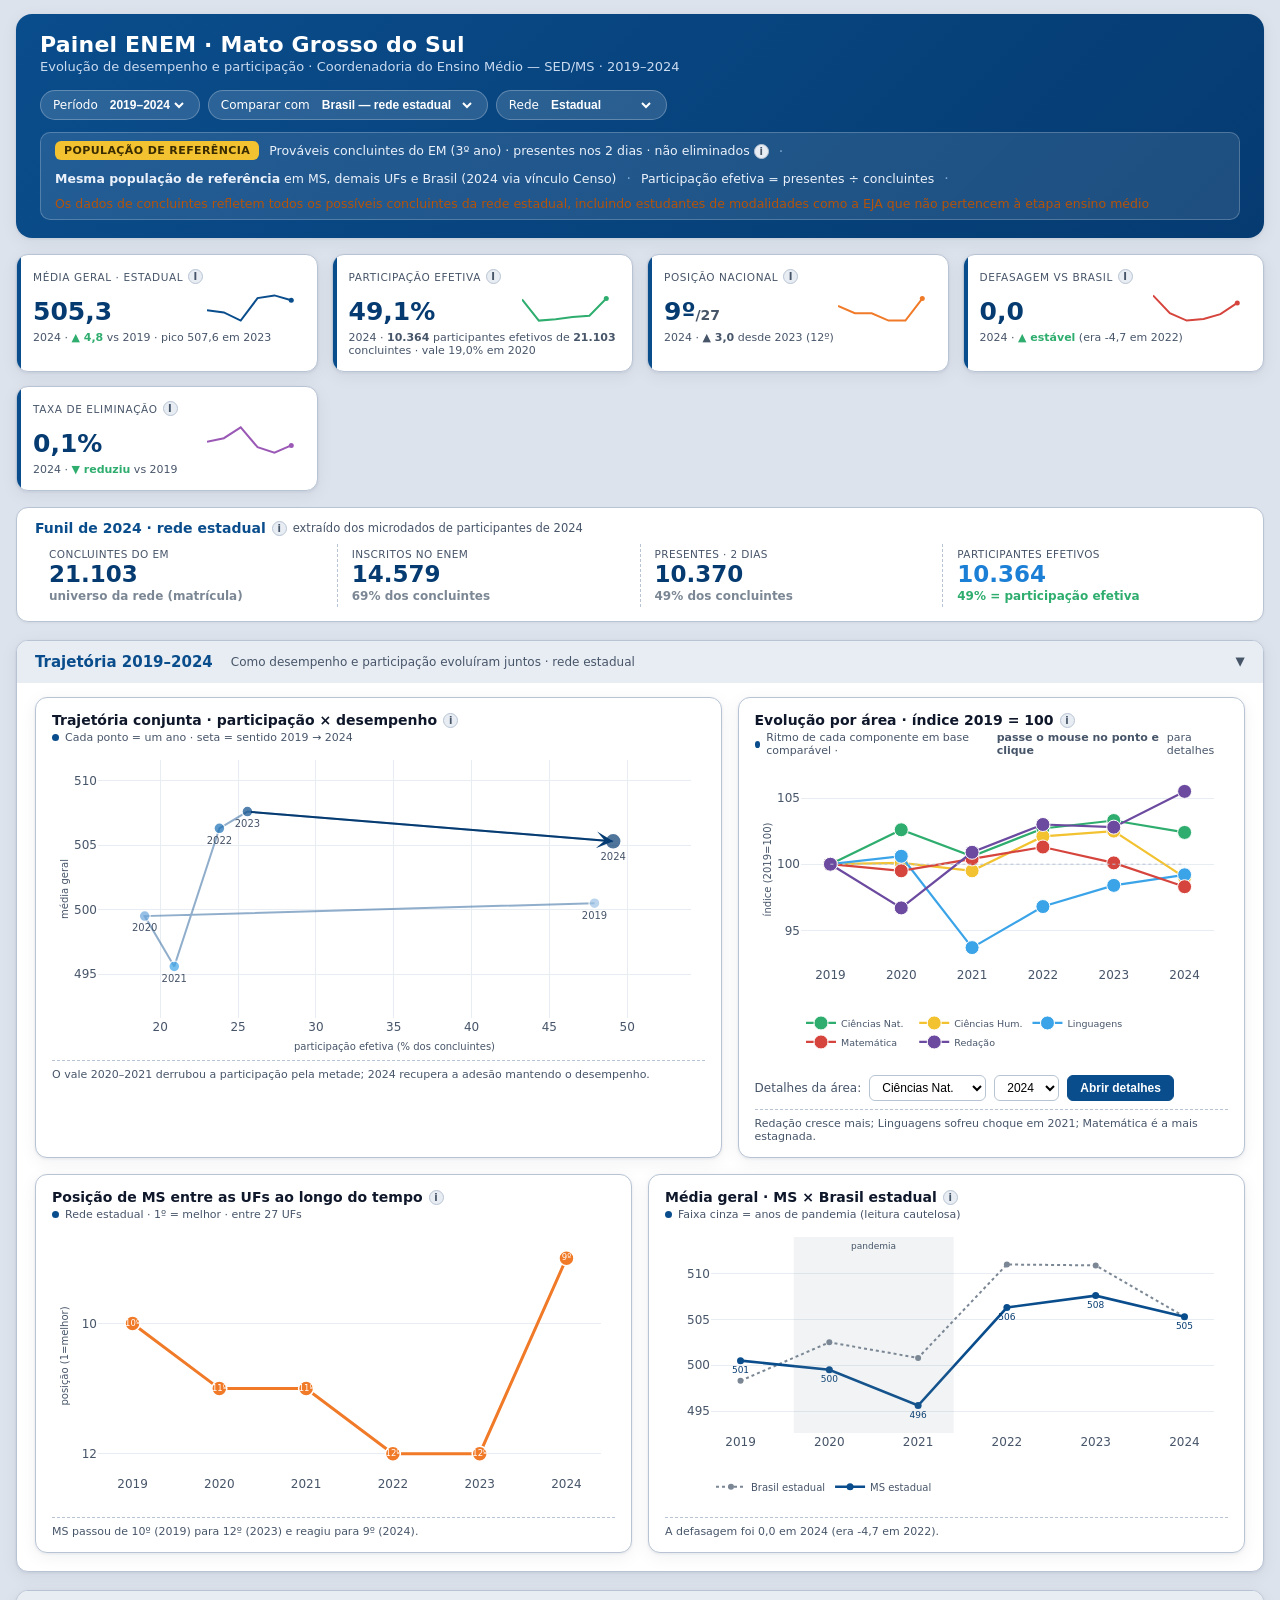
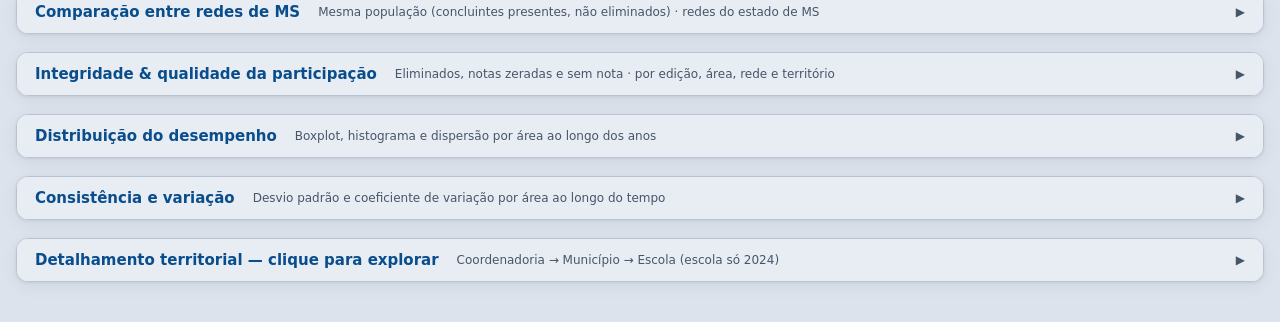
<file: web/index.html>
<!doctype html>
<html lang="pt-BR">
<head>
<meta charset="utf-8" />
<meta name="viewport" content="width=device-width, initial-scale=1" />
<title>Painel ENEM MS — 2019-2024</title>
<link rel="icon" href="data:image/svg+xml,%3Csvg xmlns='http://www.w3.org/2000/svg' viewBox='0 0 32 32'%3E%3Crect width='32' height='32' rx='6' fill='%230A4D8C'/%3E%3Ctext x='16' y='22' text-anchor='middle' font-size='14' font-family='Segoe UI,sans-serif' fill='white'%3EMS%3C/text%3E%3C/svg%3E" />
<script src="https://cdn.plot.ly/plotly-2.35.2.min.js"></script>
<style>
  :root{
    --bg-app:#DCE3EC; --bg-card:#FFFFFF; --bg-subtle:#E8EDF3; --insight:#F1F5F9;
    --txt:#0F172A; --txt2:#334155; --muted:#475569; --borda:#B8C4D4;
    --azul:#0A4D8C; --azul-esc:#053B71; --azul-sed:#1B7FD6; --azul-claro:#3BA4E8;
    --verde:#2EAD6E; --laranja:#F07A28; --dourado:#F2C230; --critico:#D6453D; --brasil:#7B8794;
    --radius:12px; --shadow:0 1px 3px rgba(8,30,60,.08),0 4px 18px rgba(8,30,60,.06);
  }
  *{box-sizing:border-box}
  body{margin:0;background:var(--bg-app);color:var(--txt);
    font-family:"Segoe UI",system-ui,-apple-system,Roboto,Arial,sans-serif;font-size:14px}
  .wrap{max-width:1600px;margin:0 auto;padding:18px 22px 60px}
  @media (max-width:1440px){.wrap{padding:14px 16px 40px}}
  @media (max-width:1200px){.wrap{padding:12px 14px 30px}}

  .cab{background:linear-gradient(135deg,#0A4D8C 0%,#053B71 100%);border-radius:16px;
    padding:18px 24px;color:#fff;box-shadow:var(--shadow)}
  .cab-top{display:flex;align-items:center;justify-content:space-between;gap:16px;flex-wrap:wrap}
  .cab h1{margin:0;font-size:22px;letter-spacing:.2px}
  .cab .sub{margin:2px 0 0;font-size:13px;color:#CADBF0}
  .cohort{display:flex;gap:8px;align-items:center;flex-wrap:wrap}
  .pill{background:rgba(255,255,255,.14);border:1px solid rgba(255,255,255,.25);
    border-radius:999px;padding:6px 12px;font-size:12px;color:#fff;display:flex;gap:8px;align-items:center}
  .pill select{background:transparent;border:none;color:#fff;font-size:12px;font-weight:600;outline:none}
  .pill select option{color:#0F172A}
  .refbar{display:flex;gap:10px;align-items:center;flex-wrap:wrap;margin-top:12px;
    background:rgba(255,255,255,.10);border:1px solid rgba(255,255,255,.22);border-radius:10px;padding:8px 14px}
  .refbar .tag{background:var(--dourado);color:#3a2c00;font-weight:700;font-size:11px;
    padding:3px 9px;border-radius:6px;text-transform:uppercase;letter-spacing:.4px}
  .refbar .it{font-size:12.5px;color:#EaF1Fb} .refbar .sep{color:#7FA8D6}

  .kpis{display:grid;grid-template-columns:repeat(5,1fr);gap:14px;margin-top:16px}
  @media (max-width:1400px){.kpis{grid-template-columns:repeat(4,1fr)}}
  @media (max-width:1100px){.kpis{grid-template-columns:repeat(2,1fr)}}
  .kpi{background:var(--bg-card);border:1px solid var(--borda);border-radius:var(--radius);
    padding:14px 16px;box-shadow:var(--shadow);position:relative;overflow:hidden}
  .kpi::before{content:"";position:absolute;left:0;top:0;bottom:0;width:4px;background:var(--azul)}
  .kpi.neg::before{background:var(--critico)}
  .kpi .lbl{font-size:10.5px;text-transform:uppercase;letter-spacing:.6px;color:var(--muted);margin:0 0 6px;display:flex;align-items:center;gap:5px}
  .kpi .rowv{display:flex;align-items:flex-end;justify-content:space-between;gap:8px}
  .kpi .val{font-size:25px;font-weight:800;color:var(--azul-esc);line-height:1}
  .kpi .spark{width:96px;height:34px}
  .kpi .vsub{font-size:11px;color:var(--muted);margin-top:7px}
  .trend{font-weight:700} .trend.up{color:var(--verde)} .trend.down{color:var(--critico)}
  .funil{margin-top:16px;background:var(--bg-card);border:1px solid var(--borda);border-radius:var(--radius);padding:12px 18px 14px;box-shadow:0 1px 3px rgba(0,0,0,.05)}
  .funil .fl{display:flex;align-items:center;gap:6px;margin-bottom:4px}
  .funil .fh{font-weight:700;color:var(--azul);font-size:14px}
  .funil .fsub{font-size:11.5px;color:var(--muted)}
  .fstages{display:flex;align-items:stretch;flex-wrap:wrap;margin-top:8px}
  .fstage{flex:1;min-width:150px;padding:4px 14px;position:relative}
  .fstage+.fstage{border-left:1px dashed var(--borda)}
  .fstage .fv{font-size:23px;font-weight:800;color:var(--azul-esc);line-height:1}
  .fstage .fk{font-size:10.5px;color:var(--muted);text-transform:uppercase;letter-spacing:.4px;margin-bottom:3px}
  .fstage .fp{font-size:12px;font-weight:700;color:var(--brasil);margin-top:3px}
  .fstage.hl .fv{color:var(--azul-sed)} .fstage.hl .fp{color:var(--verde)}

  .sech{display:flex;align-items:center;gap:10px;margin:22px 2px 10px}
  .sech h2{margin:0;font-size:15px;color:var(--azul);font-weight:700}
  .sech .hint{font-size:12px;color:var(--muted)}
  .sech .line{flex:1;height:1px;background:var(--borda)}

  .grid2{display:grid;grid-template-columns:1fr 1fr;gap:16px}
  .grid2u{display:grid;grid-template-columns:1.15fr .85fr;gap:16px}
  @media (max-width:1200px){.grid2,.grid2u{grid-template-columns:1fr}}
  @media (min-width:1601px){.grid2{gap:12px}.grid2u{gap:12px}}
  .card{background:var(--bg-card);border:1px solid var(--borda);border-radius:var(--radius);
    box-shadow:var(--shadow);padding:14px 16px}
  .card h3{margin:0;font-size:14px;color:var(--txt);font-weight:700;display:flex;align-items:center;gap:6px}
  .card .coh{font-size:11px;color:var(--muted);margin:3px 0 8px;display:flex;gap:6px;align-items:center}
  .card .coh .dot{width:7px;height:7px;border-radius:50%;background:var(--azul)}
  .card .nota{font-size:11px;color:var(--muted);margin-top:8px;border-top:1px dashed var(--borda);padding-top:7px}
  .plot{width:100%;min-height:220px}

  /* tooltip "como ler" */
  .help{display:inline-flex;align-items:center;justify-content:center;width:15px;height:15px;border-radius:50%;
    background:var(--bg-subtle);color:var(--muted);font-size:10px;font-weight:800;cursor:help;position:relative;border:1px solid var(--borda)}
  .help:hover .tip{display:block}
  .tip{display:none;position:absolute;z-index:30;top:20px;left:50%;transform:translateX(-50%);
    width:248px;background:#0F172A;color:#EAF1FB;font-size:11px;font-weight:400;line-height:1.45;
    padding:9px 11px;border-radius:8px;box-shadow:0 6px 24px rgba(0,0,0,.25);text-transform:none;letter-spacing:0}
  .tip b{color:#fff}

  .legend{display:flex;gap:14px;flex-wrap:wrap;font-size:11px;color:var(--txt2);margin-top:4px}
  .legend span{display:inline-flex;align-items:center;gap:5px}
  .sw{width:12px;height:3px;border-radius:2px;display:inline-block} .sw.box{height:11px;width:11px;border-radius:3px}

  /* drill-down */
  .crow{display:grid;grid-template-columns:repeat(6,1fr);gap:8px;margin-top:6px}
  .ctile{border:1px solid var(--borda);border-radius:9px;padding:6px 8px 2px;cursor:pointer;background:var(--bg-card);transition:.12s}
  .ctile:hover{border-color:var(--azul-sed);box-shadow:0 2px 10px rgba(10,77,140,.12)}
  .ctile.sel{border-color:var(--azul);box-shadow:0 0 0 2px rgba(10,77,140,.18)}
  .ctile .ct{font-size:11px;font-weight:600;color:var(--txt2);display:flex;justify-content:space-between}
  .ctile .ct .arr{font-weight:800}

  .bread{display:flex;align-items:center;gap:8px;font-size:13px;margin:2px 0 4px;flex-wrap:wrap}
  .bread .crumb{padding:4px 10px;border-radius:7px;background:var(--bg-subtle);color:var(--azul);font-weight:600;cursor:pointer}
  .bread .crumb.active{background:var(--azul);color:#fff;cursor:default}
  .bread .sepc{color:var(--muted)}

  .areagrid{display:grid;grid-template-columns:repeat(5,1fr);gap:8px 12px;margin-top:6px}
  .atile{border:1px solid var(--bg-subtle);border-radius:8px;padding:5px 7px 2px}
  .atile.warn{border-color:var(--critico);background:rgba(214,69,61,.045)}
  .atile .at{font-size:11px;font-weight:700;color:var(--txt2);display:flex;justify-content:space-between}
  .atile .at .fl{font-size:9px;font-weight:800}

  .attbl{width:100%;border-collapse:collapse;font-size:12px;margin-top:4px}
  .attbl th{text-align:left;color:var(--muted);font-size:10px;text-transform:uppercase;letter-spacing:.3px;
    border-bottom:1.5px solid var(--borda);padding:5px 7px;position:sticky;top:0;background:#fff}
  .attbl td{padding:6px 7px;border-bottom:1px solid var(--bg-subtle)}
  .attbl th:nth-child(n+3),.attbl td:nth-child(n+3){text-align:center}
  .attbl td.bad{color:var(--critico);font-weight:800} .attbl td.ok{color:var(--verde);font-weight:700}
  .attbl tbody tr:hover{background:var(--insight)}
  .scroll{max-height:330px;overflow:auto}
  .muted{color:var(--muted)} .b{font-weight:700}

  details.more{margin-top:16px}
  details.more>summary{cursor:pointer;list-style:none;background:var(--bg-card);border:1px solid var(--borda);
    border-radius:10px;padding:10px 14px;font-weight:600;color:var(--azul);box-shadow:var(--shadow);display:flex;align-items:center;gap:8px}
  details.more>summary::-webkit-details-marker{display:none}
  details.more>summary .chev{transition:transform .2s} details.more[open]>summary .chev{transform:rotate(90deg)}

  /* accordion para secoes principais */
  .secacc{margin-top:18px;border:1px solid var(--borda);border-radius:var(--radius);background:var(--bg-card);box-shadow:var(--shadow);overflow:hidden}
  .secacc summary{cursor:pointer;list-style:none;padding:12px 18px;font-weight:700;color:var(--azul);font-size:15px;display:flex;align-items:center;gap:10px;background:var(--bg-subtle)}
  .secacc summary::-webkit-details-marker{display:none}
  .secacc summary .chev{transition:transform .2s;margin-left:auto;font-size:12px;color:var(--muted)} .secacc[open]>summary .chev{transform:rotate(90deg)}
  .secacc .secbody{padding:14px 18px 18px}

  /* modal drill-down */
  .modal{position:fixed;inset:0;background:rgba(15,23,42,.55);z-index:9999;display:none;align-items:center;justify-content:center}
  .modal.on{display:flex}
  .modalbox{background:var(--bg-card);border-radius:var(--radius);box-shadow:0 20px 60px rgba(0,0,0,.35);width:92vw;max-width:1100px;max-height:90vh;display:flex;flex-direction:column}
  .modalhead{padding:14px 18px;border-bottom:1px solid var(--borda);display:flex;align-items:center;justify-content:space-between}
  .modalhead h3{margin:0;font-size:15px;color:var(--azul)}
  .modalclose{cursor:pointer;background:var(--bg-subtle);border:1px solid var(--borda);border-radius:8px;padding:4px 12px;font-size:12px;font-weight:700;color:var(--muted)}
  .modalclose:hover{background:var(--critico);color:#fff;border-color:var(--critico)}
  .modalbody{padding:14px 18px;overflow:auto;flex:1}

  .footer{margin-top:26px;font-size:11px;color:var(--muted);text-align:center}
  .mini-table{width:100%;border-collapse:collapse;font-size:12px}
  .mini-table td{padding:4px 6px;border-bottom:1px solid var(--bg-subtle);vertical-align:top}
  .mini-table td:last-child{text-align:right;font-weight:600;white-space:nowrap}
  .file-warn{position:fixed;inset:0;z-index:100000;background:linear-gradient(160deg,#E8EDF3 0%,#DCE3EC 100%);
    display:flex;align-items:center;justify-content:center;padding:24px}
  .file-warn-box{max-width:560px;background:#fff;border:1px solid var(--borda);border-radius:16px;padding:28px 32px;box-shadow:var(--shadow)}
  .file-warn-box h2{margin:0 0 12px;color:var(--azul-esc);font-size:20px}
  .file-warn-box p{margin:0 0 10px;line-height:1.55;color:var(--txt2)}
  .file-warn-box code{background:var(--bg-subtle);padding:2px 6px;border-radius:4px;font-size:13px}
  .file-warn-box .cmd{display:block;margin:14px 0;padding:12px 14px;background:#0F172A;color:#E2E8F0;border-radius:8px;font-size:13px;white-space:pre-wrap}
  .index-drill{margin-top:10px;display:flex;gap:8px;align-items:center;flex-wrap:wrap}
  .index-drill select{padding:4px 8px;border:1px solid var(--borda);border-radius:6px;font-size:12px;background:#fff}
  .index-drill button{padding:5px 12px;border:1px solid var(--azul);border-radius:6px;background:var(--azul);color:#fff;font-size:12px;font-weight:600;cursor:pointer}
</style>
</head>
<body>
<div class="wrap">

  <div class="cab">
    <div class="cab-top">
      <div>
        <h1>Painel ENEM · Mato Grosso do Sul</h1>
        <p class="sub">Evolução de desempenho e participação · Coordenadoria do Ensino Médio — SED/MS · 2019–2024</p>
      </div>
      <div class="cohort">
        <span class="pill">Período <select name="periodo" aria-label="Período"><option>2019–2024</option><option>2022–2024</option></select></span>
        <span class="pill">Comparar com <select name="comparar" aria-label="Comparar com"><option>Brasil — rede estadual</option><option>Brasil — todas as redes</option></select></span>
        <span class="pill">Rede <select name="rede" aria-label="Rede"><option>Estadual</option><option>Todas as redes</option><option>Federal</option><option>Privada</option></select></span>
      </div>
    </div>
    <div class="refbar">
      <span class="tag">População de referência</span>
      <span class="it">Prováveis concluintes do EM (3º ano) · presentes nos 2 dias · não eliminados
        <span class="help">i<span class="tip"><b>Concluinte</b> = estudante cursando o 3º ano e concluindo o EM no ano da edição. <b>2019–2023:</b> identificado pela autodeclaração do participante (<code>TP_ST_CONCLUSAO = 2</code>), <b>sem egressos</b>. <b>2024:</b> o INEP não divulga a autodeclaração por escola, mas vincula cada participante à sua escola cruzando o <b>CPF com a matrícula no Censo Escolar</b>, filtrando as etapas de <b>prováveis concluintes do EM</b> (3º ano / séries finais). Assim, <b>todo participante com escola identificada em 2024 é um provável concluinte</b> — e os recortes por escola/município/CRE, bem como as comparações por rede entre MS, demais UFs e Brasil, já consideram <b>apenas essa população de referência</b> (presentes nos 2 dias, não eliminados). O denominador da participação continua sendo a matrícula de concluintes (Censo SED/MS).</span></span></span>
      <span class="sep">·</span><span class="it"><b>Mesma população de referência</b> em MS, demais UFs e Brasil (2024 via vínculo Censo)</span>
      <span class="sep">·</span><span class="it">Participação efetiva = presentes ÷ concluintes</span>
      <span class="sep">·</span><span class="it" style="color:#B45309">Os dados de concluintes refletem todos os possíveis concluintes da rede estadual, incluindo estudantes de modalidades como a EJA que não pertencem à etapa ensino médio</span>
    </div>
  </div>

  <!-- KPIs -->
  <div class="kpis">
    <div class="kpi">
      <p class="lbl">Média geral · estadual <span class="help">i<span class="tip"><b>O que é:</b> média das 5 notas (CN, CH, LC, MT, Redação) dos concluintes presentes. <b>Como ler:</b> o número é 2024; a mini-linha mostra a trajetória 2019–2024. Subir é melhor.</span></span></p>
      <div class="rowv"><div class="val" id="kpiMedVal">—</div><div id="s_media" class="spark"></div></div>
      <div class="vsub" id="kpiMedSub">—</div>
    </div>
    <div class="kpi">
      <p class="lbl">Participação efetiva <span class="help">i<span class="tip"><b>O que é:</b> presentes nos 2 dias ÷ <b>concluintes</b> do EM (não os inscritos). Mede quantos concluintes a rede leva à prova. <b>Como ler:</b> o vale de 2020–2021 é a pandemia.</span></span></p>
      <div class="rowv"><div class="val" id="kpiPartVal">—</div><div id="s_part" class="spark"></div></div>
      <div class="vsub" id="kpiPartSub">—</div>
    </div>
    <div class="kpi">
      <p class="lbl">Posição nacional <span class="help">i<span class="tip"><b>O que é:</b> posição de MS entre as 27 redes estaduais, pela média geral. <b>Como ler:</b> 1º = melhor; a linha cai quando MS perde posições.</span></span></p>
      <div class="rowv"><div class="val" id="kpiRankVal">—</div><div id="s_rank" class="spark"></div></div>
      <div class="vsub" id="kpiRankSub">—</div>
    </div>
    <div class="kpi" id="kpiGapCard">
      <p class="lbl">Defasagem vs Brasil <span class="help">i<span class="tip"><b>O que é:</b> média de MS menos média do Brasil <b>na mesma população</b> (rede estadual). <b>Como ler:</b> negativo = abaixo do Brasil; aproximar-se de zero é melhor.</span></span></p>
      <div class="rowv"><div class="val" id="kpiGapVal">—</div><div id="s_gap" class="spark"></div></div>
      <div class="vsub" id="kpiGapSub">—</div>
    </div>
    <div class="kpi">
      <p class="lbl">Taxa de eliminação <span class="help">i<span class="tip"><b>O que é:</b> % de participantes efetivos que foram eliminados em alguma prova (presença = 2) ou na redação (status = 4). <b>Como ler:</b> quanto menor, melhor. A redação é o principal vetor.</span></span></p>
      <div class="rowv"><div class="val" id="kpiElimVal">1,2%</div><div id="s_elim" class="spark"></div></div>
      <div class="vsub" id="kpiElimSub">2024 · <span class="trend up">▲ estável</span> vs 2019</div>
    </div>
  </div>

  <!-- FUNIL 2024 -->
  <div class="funil">
    <div class="fl">
      <span class="fh">Funil de 2024 · rede estadual</span>
      <span class="help">i<span class="tip"><b>O que é:</b> do universo de <b>concluintes do EM</b> (matrícula da rede) até os participantes efetivos. A <b>participação efetiva</b> = participantes efetivos (presentes nos 2 dias, não eliminados) ÷ concluintes. Fonte: microdados de participantes ENEM 2024 + matrícula SED/MS.</span></span>
      <span class="fsub">extraído dos microdados de participantes de 2024</span>
    </div>
    <div class="fstages" id="fstages"></div>
  </div>

  <!-- ÂNCORAS TEMPORAIS -->
  <details class="secacc" open>
    <summary>Trajetória 2019–2024 <span class="hint" style="margin-left:8px;font-size:12px;color:var(--muted);font-weight:400">Como desempenho e participação evoluíram juntos · rede estadual</span><span class="chev">▶</span></summary>
    <div class="secbody">
  <div class="grid2u">
    <div class="card">
      <h3>Trajetória conjunta · participação × desempenho
        <span class="help">i<span class="tip"><b>Como ler:</b> cada bolinha é um ano; a posição horizontal é a participação, a vertical é a média. A seta aponta de 2019 a 2024. <b>Ideal:</b> caminhar para cima e para a direita (mais alunos e melhores notas).</span></span></h3>
      <div class="coh"><span class="dot"></span> Cada ponto = um ano · seta = sentido 2019 → 2024</div>
      <div id="g_traj" class="plot"></div>
      <div class="nota">O vale 2020–2021 derrubou a participação pela metade; 2024 recupera a adesão mantendo o desempenho.</div>
    </div>
    <div class="card">
      <h3>Evolução por área · índice 2019 = 100
        <span class="help">i<span class="tip"><b>Por que indexar:</b> as áreas têm médias muito diferentes (Redação ~600, CN ~470). Pondo todas em 100 no ano-base, comparamos o <b>ritmo</b> de crescimento, não o nível. <b>Acima de 100</b> = cresceu desde 2019.</span></span></h3>
      <div class="coh"><span class="dot"></span> Ritmo de cada componente em base comparável · <b>passe o mouse no ponto e clique</b> para detalhes</div>
      <div id="g_index" class="plot" style="cursor:pointer"></div>
      <div class="index-drill">
        <span style="font-size:12px;color:var(--muted)">Detalhes da área:</span>
        <select id="selIndexArea" name="indexArea" aria-label="Área"></select>
        <select id="selIndexAno" name="indexAno" aria-label="Ano"></select>
        <button type="button" id="btnIndexDrill">Abrir detalhes</button>
      </div>
      <div class="nota">Redação cresce mais; Linguagens sofreu choque em 2021; Matemática é a mais estagnada.</div>
    </div>
  </div>

  <div class="grid2" style="margin-top:16px">
    <div class="card">
      <h3>Posição de MS entre as UFs ao longo do tempo
        <span class="help">i<span class="tip"><b>Bump chart:</b> mostra a posição relativa, não a nota. <b>Como ler:</b> a linha sobe quando MS ultrapassa estados; cai quando é ultrapassado. A média absoluta pode subir e a posição cair ao mesmo tempo.</span></span></h3>
      <div class="coh"><span class="dot"></span> Rede estadual · 1º = melhor · entre 27 UFs</div>
      <div id="g_bump" class="plot"></div>
      <div class="nota" id="notaBump">—</div>
    </div>
    <div class="card">
      <h3>Média geral · MS × Brasil estadual
        <span class="help">i<span class="tip"><b>Como ler:</b> linha cheia = MS, pontilhada = Brasil (mesma população). A distância vertical entre elas é a defasagem. A faixa cinza marca a pandemia — variações ali devem ser lidas com cautela.</span></span></h3>
      <div class="coh"><span class="dot"></span> Faixa cinza = anos de pandemia (leitura cautelosa)</div>
      <div id="g_evol" class="plot"></div>
      <div class="nota" id="notaEvol">—</div>
    </div>
  </div>
    </div>
  </details>

  <!-- COMPARAÇÃO ENTRE REDES (MS) -->
  <details class="secacc">
    <summary>Comparação entre redes de MS <span class="hint" style="margin-left:8px;font-size:12px;color:var(--muted);font-weight:400">Mesma população (concluintes presentes, não eliminados) · redes do estado de MS</span><span class="chev">▶</span></summary>
    <div class="secbody">
  <div class="grid2" style="margin-top:4px">
    <div class="card">
      <h3>Média geral por rede de MS · 2019–2024
        <span class="help">i<span class="tip"><b>Como ler:</b> cada linha é uma rede dentro de MS (Estadual, Municipal, Federal, Privada), na mesma população de referência. A <b>linha azul grossa</b> é a rede estadual (foco do painel). Quanto mais alto, melhor. <b>Atenção:</b> a rede municipal de MS tem pouquíssimos alunos por ano (≈9–26) → leitura cautelosa.</span></span></h3>
      <div class="coh"><span class="dot"></span> Azul grosso = estadual (foco) · demais = outras redes de MS</div>
      <div id="g_redes" class="plot"></div>
      <div class="nota">Privada e Federal de MS partem de patamar mais alto; a municipal tem N muito pequeno (linha tracejada) e oscila bastante.</div>
    </div>
    <div class="card">
      <h3>Distância por área · estadual − outras redes de MS (2024)
        <span class="help">i<span class="tip"><b>Como ler:</b> barras agrupadas por área mostram a diferença entre a rede estadual de MS e cada outra rede de MS em 2024. <b>Negativo (abaixo de zero)</b> = estadual abaixo da rede; positivo = acima. Cor = rede.</span></span></h3>
      <div class="coh"><span class="dot"></span> Estadual menos a outra rede de MS · abaixo de zero = estadual atrás</div>
      <div id="g_redegap" class="plot"></div>
      <div class="nota">A maior distância está ante a rede privada de MS; ante a municipal a comparação é frágil pelo N pequeno.</div>
    </div>
  </div>
    </div>
  </details>

  <!-- INTEGRIDADE / QUALIDADE DA PARTICIPACAO -->
  <details class="secacc">
    <summary>Integridade &amp; qualidade da participação <span class="hint" style="margin-left:8px;font-size:12px;color:var(--muted);font-weight:400">Eliminados, notas zeradas e sem nota · por edição, área, rede e território</span><span class="chev">▶</span></summary>
    <div class="secbody">
  <div class="grid2" style="margin-top:4px">
    <div class="card">
      <h3>Eliminados por edição
        <span class="help">i<span class="tip"><b>O que é:</b> candidatos eliminados em alguma área (presença = 2) ou na redação (status = 4). <b>Como ler:</b> barras empilhadas por motivo (CN/CH/LC/MT + redação). A linha vermelha = taxa de eliminação sobre o compareceu (%). Quanto menor, melhor. <b>Atenção:</b> eliminação na redação costuma ser o vetor dominante.</span></span></h3>
      <div class="coh"><span class="dot"></span> Barras = eliminados absolutos · linha = % do compareceu · seletor de rede abaixo</div>
      <div id="g_integ_elim" class="plot"></div>
      <div class="legend" style="margin-top:6px">
        <span><span class="sw" style="background:#E74C3C"></span> Redação (elim.)</span>
        <span><span class="sw" style="background:#9B59B6"></span> CN</span>
        <span><span class="sw" style="background:#3498DB"></span> CH</span>
        <span><span class="sw" style="background:#1ABC9C"></span> LC</span>
        <span><span class="sw" style="background:#F1C40F"></span> MT</span>
      </div>
      <div class="nota">A redação é o principal vetor de eliminação (falta de assinatura, cópia, tema fuga etc.). Áreas objetivas raramente eliminam.</div>
    </div>
    <div class="card">
      <h3>Comparação entre redes · eliminação e sem nota (2024)
        <span class="help">i<span class="tip"><b>Como ler:</b> barras agrupadas. <b>Vermelho</b> = taxa de eliminação (% do compareceu); <b>azul</b> = taxa de sem nota na redação (% dos presentes efetivos). A municipal de MS tem N muito pequeno — leitura cautelosa.</span></span></h3>
      <div class="coh"><span class="dot"></span> Vermelho = eliminados · azul = sem nota na redação · 2024</div>
      <div id="g_integ_comp" class="plot"></div>
      <div class="nota">Brasil estadual serve de referência. MS estadual está próximo ou levemente abaixo da média nacional em eliminação.</div>
    </div>
  </div>

  <div class="card" style="margin-top:16px">
    <h3>Pontos de atencao · CREs e municipios (2019-2024)
      <span class="help">i<span class="tip"><b>Como ler:</b> tabela ordenada pelo maior risco (taxa de eliminacao). <b>Vermelho</b> = taxa acima da media estadual; <b>laranja</b> = taxa de sem nota acima da media. <b>Elim. multipla</b> = eliminados em 2+ areas objetivas; <b>Zeros multiplo</b> = zeros em 2+ areas; <b>Sem nota multipla</b> = sem nota em 2+ areas. <b>Clique</b> numa CRE para ver os municipios; clique num municipio para ver as escolas (2024).</span></span></h3>
    <div class="coh"><span class="dot"></span> Ordenado por taxa de eliminação · clique CRE → municípios · clique município → escolas</div>
    <div id="g_integ_table" class="plot"></div>
  </div>
    </div>
  </details>

  <!-- DISTRIBUIÇÃO DO DESEMPENHO -->
  <details class="secacc">
    <summary>Distribuição do desempenho <span class="hint" style="margin-left:8px;font-size:12px;color:var(--muted);font-weight:400">Boxplot, histograma e dispersão por área ao longo dos anos</span><span class="chev">▶</span></summary>
    <div class="secbody">
      <div class="grid2u" style="margin-top:4px">
        <div class="card">
          <h3>Boxplot por área · evolução 2019–2024
            <span class="help">i<span class="tip"><b>Como ler:</b> cada caixa mostra a distribuição das notas de uma área em um ano. A linha dentro da caixa é a mediana; a caixa vai de Q1 a Q3; os bigodes vão até o mínimo/máximo (excluindo outliers). Pontos isolados = outliers.</span></span></h3>
          <div class="coh"><span class="dot"></span> Clique numa área na legenda para mostrar/ocultar · cor = área</div>
          <div id="g_boxplot" class="plot"></div>
        </div>
        <div class="card">
          <h3>Histograma de notas
            <span class="help">i<span class="tip"><b>Como ler:</b> distribuição percentual das notas em 6 faixas. A barra colorida = MS estadual; cinza = Brasil estadual. Use o seletor abaixo para mudar área e ano.</span></span></h3>
          <div class="coh"><span class="dot"></span> Seletor de área e ano abaixo · cor da barra = área selecionada</div>
          <div id="g_histograma" class="plot"></div>
          <div style="display:flex;gap:10px;margin-top:8px;flex-wrap:wrap">
            <select id="histArea" name="histArea" aria-label="Área do histograma" style="padding:4px 8px;border:1px solid var(--borda);border-radius:6px;font-size:12px"></select>
            <select id="histAno" name="histAno" aria-label="Ano do histograma" style="padding:4px 8px;border:1px solid var(--borda);border-radius:6px;font-size:12px"></select>
          </div>
        </div>
      </div>
      <div class="card" style="margin-top:16px">
        <h3>Dispersão: nota vs participação por escola (2024)
          <span class="help">i<span class="tip"><b>Como ler:</b> cada ponto é uma escola estadual de MS. <b>Eixo X</b> = taxa de participação efetiva; <b>Eixo Y</b> = média geral da escola. <b>Tamanho</b> = número de alunos. <b>Cor</b> = CRE. Passe o mouse para ver nome, município e valores. <b style="color:#B45309">Escolas com taxa > 100% indicam que os dados de concluintes da SED incluem todas as modalidades (EJA, etc.), enquanto os participantes efetivos no ENEM podem vir de outras etapas.</b></span></span></h3>
        <div class="coh"><span class="dot"></span> Bubble = escola · tamanho = alunos · cor = CRE · hover para detalhes · tx > 100% = concluintes incluem outras modalidades</div>
        <div id="g_dispersao" class="plot"></div>
      </div>
    </div>
  </details>

  <!-- CONSISTÊNCIA E VARIAÇÃO -->
  <details class="secacc">
    <summary>Consistência e variação <span class="hint" style="margin-left:8px;font-size:12px;color:var(--muted);font-weight:400">Desvio padrão e coeficiente de variação por área ao longo do tempo</span><span class="chev">▶</span></summary>
    <div class="secbody">
      <div class="grid2" style="margin-top:4px">
        <div class="card">
          <h3>Evolução do desvio padrão por área
            <span class="help">i<span class="tip"><b>Como ler:</b> o desvio padrão mede a dispersão das notas. <b>DP ↓</b> = notas mais concentradas em torno da média (mais homogêneo). <b>DP ↑</b> = maior heterogeneidade. Comparar o ritmo de cada área.</span></span></h3>
          <div class="coh"><span class="dot"></span> Linha = área · cor consistente com o painel · unidade = pontos</div>
          <div id="g_dp" class="plot"></div>
        </div>
        <div class="card">
          <h3>Coeficiente de variação (CV = DP / média)
            <span class="help">i<span class="tip"><b>Como ler:</b> o CV normaliza o desvio padrão pela média, permitindo comparar consistência entre áreas de escalas diferentes (ex: Redação ~600 vs CN ~470). <b>CV menor</b> = mais consistente.</span></span></h3>
          <div class="coh"><span class="dot"></span> Barras por área/ano · % do valor médio · cor = área</div>
          <div id="g_cv" class="plot"></div>
        </div>
      </div>
    </div>
  </details>

  <!-- DRILL-DOWN TERRITORIAL -->
  <details class="secacc">
    <summary>Detalhamento territorial — clique para explorar <span class="hint" style="margin-left:8px;font-size:12px;color:var(--muted);font-weight:400">Coordenadoria → Município → Escola (escola só 2024)</span><span class="chev">▶</span></summary>
    <div class="secbody">

  <div class="bread" id="bread"></div>

  <!-- Passo 1: CREs -->
  <div class="card">
    <h3>Coordenadorias (CRE) · evolução participação × desempenho
      <span class="help">i<span class="tip"><b>Como ler:</b> cada quadro é uma CRE. A linha liga 2019→2024 (participação no eixo X, média no Y). O ponto cheio é 2024: <b>verde</b> se a média subiu vs 2019, <b>vermelho</b> se caiu. <b>Clique</b> numa CRE para ver os municípios.</span></span></h3>
    <div class="coh"><span class="dot"></span> Clique numa CRE para abrir os municípios · ● = 2024</div>
    <div id="creRow" class="crow"></div>
    <div class="legend" style="margin-top:10px">
      <span><span class="sw" style="background:var(--azul)"></span> trajetória</span>
      <span><span class="sw box" style="background:var(--verde)"></span> 2024 ≥ 2019 (avanço)</span>
      <span><span class="sw box" style="background:var(--critico)"></span> 2024 &lt; 2019 (recuo)</span>
    </div>
  </div>

  <!-- Passo 1b: evolução por área da CRE selecionada -->
  <div class="card" id="creAreaCard" style="margin-top:16px;display:none">
    <h3 id="creAreaTitle">Evolução por área · <span></span>
      <span class="help">i<span class="tip"><b>Como ler:</b> uma mini-série por área (CN, CH, LC, MT, Redação). A linha colorida (cor da área) = a CRE; a pontilhada cinza = MS estadual (referência). Painel com <b>borda vermelha</b> = a CRE está abaixo de MS naquela área em 2024 → ponto de atenção.</span></span></h3>
    <div class="coh"><span class="dot"></span> Linha colorida = CRE (cor da área) · pontilhado cinza = MS estadual · borda vermelha = abaixo de MS (2024)</div>
    <div id="creAreas" class="areagrid"></div>
  </div>

  <!-- Passo 2: municípios -->
  <div class="grid2" id="munRow" style="margin-top:16px;display:none">
    <div class="card">
      <h3 id="munTitle">Municípios · participação × desempenho (2024)
        <span class="help">i<span class="tip"><b>Como ler:</b> cada bolha é um município da CRE. X = participação efetiva, Y = média geral, <b>tamanho</b> = nº de concluintes (peso do município). Bolhas no canto inferior-esquerdo (vermelhas) são prioridade. <b>Clique</b> numa bolha para ver as escolas.</span></span></h3>
      <div class="coh"><span class="dot"></span> Bolha = município · tamanho = concluintes · clique para abrir escolas</div>
      <div id="g_mun" class="plot"></div>
      <div class="nota" id="munNota"></div>
    </div>
    <div class="card">
      <h3 id="munAttTitle">Atenção por área · municípios da CRE (2024)
        <span class="help">i<span class="tip"><b>Como ler:</b> mapa de calor município × 5 áreas (CN, CH, LC, MT, Redação). Cor = desvio vs a média de MS na área. <b>Vermelho</b> = abaixo de MS (atenção). Ordena os municípios do mais frágil ao mais forte.</span></span></h3>
      <div class="coh"><span class="dot"></span> Desvio vs média MS · vermelho = abaixo · 5 áreas (inclui Redação)</div>
      <div id="g_munheat" class="plot"></div>
    </div>
  </div>

  <!-- Passo 3: escolas 2024 -->
  <div class="card" id="escCard" style="margin-top:16px;display:none">
    <h3 id="escTitle">Escolas · 2024
      <span class="help">i<span class="tip"><b>Como ler:</b> uma linha por escola. Células em <b>vermelho</b> = abaixo da média de MS naquela área (atenção); verde = acima. <b>Part.</b> = nº de participantes presentes; <b>Tx</b> = participantes ÷ concluintes da escola. Disponível só para 2024. <b>População:</b> presentes nos 2 dias da rede estadual — em 2024 ainda inclui não-concluintes (a conclusão não é identificável por aluno).</span></span></h3>
    <div class="coh"><span class="dot"></span> Rede estadual · presentes 2 dias (2024 inclui não-concluintes) · ordenado por menor média · célula vermelha = abaixo de MS na área</div>
    <div class="scroll">
      <table class="attbl">
        <thead><tr><th>Escola</th><th>Concl.</th><th>Part.</th><th>Tx</th><th>CN</th><th>CH</th><th>LC</th><th>Mat.</th><th>Red.</th><th>Geral</th></tr></thead>
        <tbody id="escBody"></tbody>
      </table>
    </div>
    <div class="nota"><b>2024 com concluintes por escola:</b> taxa calculada cruzando participantes com <code>Concluintes EM 2019 a 2024.xlsx</code> (município + nome, ~83% de match). Escolas sem correspondência exibem "—" na taxa.</div>
  </div>

  <!-- SNAPSHOT recolhível -->
  <details class="more">
    <summary><span class="chev">▶</span> Recorte de um ano (snapshot) — comparações estáticas MS × Brasil × UFs</summary>
    <div class="snap-toolbar" style="margin:12px 0 0;display:flex;align-items:center;gap:8px">
      <span style="font-size:12px;color:var(--muted)">Ano:</span>
      <select id="snapAno" name="snapAno" aria-label="Ano do snapshot" style="padding:3px 8px;border:1px solid var(--borda);border-radius:6px;font-size:12px;background:#fff;color:var(--azul)">
        <option value="2024">2024</option><option value="2023">2023</option><option value="2022">2022</option>
        <option value="2021">2021</option><option value="2020">2020</option><option value="2019">2019</option>
      </select>
    </div>
    <div class="grid2" style="margin-top:14px">
      <div class="card"><h3 id="snapDumbTitle">MS × Brasil por área · 2024 (dumbbell)</h3>
        <div class="coh"><span class="dot"></span> Distância = diferença MS − Brasil</div><div id="g_areas" class="plot"></div></div>
      <div class="card"><h3 id="snapRankTitle">Ranking das UFs · 2024</h3>
        <div class="coh"><span class="dot"></span> MS destacado · linha = média nacional</div><div id="g_ufrank" class="plot"></div></div>
    </div>
  </details>

  <!-- MODAL DRILL-DOWN EVOLUÇÃO POR ÁREA -->
  <div class="modal" id="areaModal" onclick="if(event.target===this)closeAreaModal()">
    <div class="modalbox">
      <div class="modalhead">
        <h3 id="areaModalTitle">Detalhes da área</h3>
        <span class="modalclose" onclick="closeAreaModal()">Fechar</span>
      </div>
      <div class="modalbody">
        <div class="grid2" style="gap:12px">
          <div class="card" style="box-shadow:none;border-color:var(--bg-subtle)">
            <h3>Distribuição · MS estadual</h3>
            <div class="coh"><span class="dot"></span> Quantis da área no ano selecionado</div>
            <div id="modal_stats"></div>
          </div>
          <div class="card" style="box-shadow:none;border-color:var(--bg-subtle)">
            <h3>MS × Brasil · média da área</h3>
            <div class="coh"><span class="dot"></span> Média estadual vs referência nacional</div>
            <div id="modal_compare"></div>
          </div>
        </div>
        <div class="card" style="margin-top:12px;box-shadow:none;border-color:var(--bg-subtle)">
          <h3>Ranking das escolas · 2024</h3>
          <div class="coh"><span class="dot"></span> Top 10 melhores e piores na área</div>
          <div id="modal_rank" class="scroll"></div>
        </div>
      </div>
    </div>
  </div>

  <div class="footer">Dados: microdado INEP + concluintes SED (<code>Concluintes EM 2019 a 2024.xlsx</code>) · eliminados: TP_PRESENCA/TP_STATUS_REDACAO = 2 · redação em branco incluída · paleta SED/MS</div>
</div>

<script>
function showFileWarning(){
  document.body.innerHTML='<div class="file-warn"><div class="file-warn-box">'
    +'<h2>Abra pelo servidor local, não pelo arquivo</h2>'
    +'<p>O Chrome bloqueia o carregamento de <code>painel_data.js</code> quando você abre o HTML direto (<code>file://</code>). Por isso a página trava, não rola e os gráficos não aparecem.</p>'
    +'<p><b>Solução:</b> na pasta <code>web</code>, dê <b>duplo-clique</b> em:</p>'
    +'<p><code>abrir_painel.bat</code></p>'
    +'<p>Ou no PowerShell, dentro da pasta <code>web</code>:</p>'
    +'<span class="cmd">cd "C:\\Users\\User\\Documents\\ENEM ANALISE - 12.06\\web"\npython -m http.server 8765</span>'
    +'<p>Depois abra <a href="http://127.0.0.1:8765/index.html">http://127.0.0.1:8765/index.html</a> no navegador.</p>'
    +'</div></div>';
}
function bootDashboard(){
const C={azul:'#0A4D8C',azulEsc:'#053B71',brasil:'#7B8794',verde:'#2EAD6E',laranja:'#F07A28',
  dourado:'#F2C230',critico:'#D6453D',roxo:'#6B4A9F',azulC:'#3BA4E8',muted:'#475569',borda:'#B8C4D4',subtle:'#E8EDF3'};
const BL={paper_bgcolor:'rgba(0,0,0,0)',plot_bgcolor:'#FFFFFF',
  font:{family:'Segoe UI, system-ui, sans-serif',size:12,color:C.muted},margin:{l:46,r:14,t:8,b:34}};
const CFG={displayModeBar:false,responsive:false,scrollZoom:false,doubleClick:false};
const DATA=window.PAINEL_DATA||{};
const ANOS=DATA.anos||[2019,2020,2021,2022,2023,2024];
function lazySection(idx,fn){
  const el=document.querySelectorAll('.secacc')[idx];
  if(!el)return;
  const go=()=>{if(el.dataset.lz)return;el.dataset.lz='1';fn();};
  if(el.open)requestAnimationFrame(go);
  else el.addEventListener('toggle',()=>{if(el.open)requestAnimationFrame(go);});
}
const MED_MS=DATA.medMs||[];
const MED_BR=DATA.medBr||[];
const TX_MS=DATA.txMs||[];
const RANK_MS=DATA.rankMs||[];
const GAP=MED_MS.map((v,i)=>v!=null&&MED_BR[i]!=null?+(v-MED_BR[i]).toFixed(1):null);
const FMT=n=>(n==null||Number.isNaN(n)?'—':n.toFixed(1).replace('.',','));
const FMT0=n=>(n==null||Number.isNaN(n)?'—':Math.round(n).toString());
const trendTag=(delta,inv)=>{if(delta==null||Number.isNaN(delta))return{cls:'trend',txt:'—'};const eps=0.05;if(Math.abs(delta)<eps)return{cls:'trend up',txt:'▲ estável'};const up=delta>0;return{cls:'trend '+(inv?!up:up?'up':'down'),txt:(up?'▲':'▼')+' '+FMT(Math.abs(delta))};};
const AREAKEYS=['CN','CH','LC','MT','RED'];
const AREANOME={CN:'Ciências Nat.',CH:'Ciências Hum.',LC:'Linguagens',MT:'Matemática',RED:'Redação'};
const ACOR={CN:C.verde,CH:C.dourado,LC:C.azulC,MT:C.critico,RED:C.roxo};
const MS_AREA_2024=DATA.msArea2024||{};
const MS_GERAL_2024=DATA.msGeral2024||null;
const NF=n=>(n==null?'—':Number(n).toLocaleString('pt-BR'));

let _modalBusy=false;
function openAreaModal(areaKey,ano){
  if(!areaKey||_modalBusy)return;
  _modalBusy=true;
  const nome=AREANOME[areaKey]||areaKey;
  const areaCor=ACOR[areaKey]||C.azul;
  document.getElementById('areaModalTitle').textContent=nome+' · '+ano+' — Detalhamento';
  document.getElementById('areaModal').classList.add('on');

  const bp=(DATA.boxplot||{})[areaKey]?.[String(ano)]||{};
  const i=ANOS.indexOf(Number(ano));
  const msMed=DATA.msArea?.[areaKey]?.ms?.[i];
  const brMed=DATA.msArea?.[areaKey]?.br?.[i];
  const statRow=(k,v)=>v!=null?'<tr><td>'+k+'</td><td>'+FMT(v)+'</td></tr>':'';
  document.getElementById('modal_stats').innerHTML='<table class="mini-table">'
    +statRow('Mínimo',bp.min)+statRow('Q1 (25%)',bp.q1)+statRow('Mediana',bp.med)
    +statRow('Q3 (75%)',bp.q3)+statRow('Máximo',bp.max)+'</table>';

  const gap=msMed!=null&&brMed!=null?+(msMed-brMed).toFixed(1):null;
  document.getElementById('modal_compare').innerHTML=
    '<div style="display:flex;gap:20px;flex-wrap:wrap;margin-top:10px">'
    +'<div><div style="font-size:11px;color:var(--muted)">MS estadual</div>'
    +'<div style="font-size:26px;font-weight:700;color:'+areaCor+'">'+FMT(msMed)+'</div></div>'
    +'<div><div style="font-size:11px;color:var(--muted)">Brasil estadual</div>'
    +'<div style="font-size:26px;font-weight:700;color:var(--brasil)">'+FMT(brMed)+'</div></div>'
    +'<div><div style="font-size:11px;color:var(--muted)">Diferença</div>'
    +'<div style="font-size:26px;font-weight:700;color:'+(gap!=null&&gap<0?'var(--critico)':'var(--verde)')+'">'
    +(gap!=null?(gap>0?'+':'')+FMT(gap):'—')+'</div></div></div>';

  const escRank=(DATA.escRank&&DATA.escRank[areaKey])||[];
  const top=escRank.slice(0,10),bottom=escRank.slice(-10).reverse();
  const rankRow=(e,n)=>'<tr><td>'+n+'</td><td>'+e.nome+'</td><td>'+FMT(e.nota)+'</td></tr>';
  document.getElementById('modal_rank').innerHTML=top.length
    ?'<div class="grid2" style="gap:12px"><div><div style="font-weight:700;color:var(--verde);margin-bottom:6px">Top 10</div>'
    +'<table class="mini-table">'+top.map((e,n)=>rankRow(e,n+1)).join('')+'</table></div>'
    +'<div><div style="font-weight:700;color:var(--critico);margin-bottom:6px">Bottom 10</div>'
    +'<table class="mini-table">'+bottom.map((e,n)=>rankRow(e,n+1)).join('')+'</table></div></div>'
    :'<p style="color:var(--muted);margin:8px 0 0">Sem dados de escolas para esta área.</p>';
  _modalBusy=false;
}
function closeAreaModal(){
  _modalBusy=false;
  document.getElementById('areaModal').classList.remove('on');
}
document.addEventListener('keydown',e=>{if(e.key==='Escape')closeAreaModal();});
window.openAreaModal=openAreaModal;
window.closeAreaModal=closeAreaModal;
function initIndexDrillUi(){
  const sa=document.getElementById('selIndexArea'),sy=document.getElementById('selIndexAno');
  if(!sa||sa.dataset.init)return;
  sa.dataset.init='1';
  AREAKEYS.forEach(k=>{const o=document.createElement('option');o.value=k;o.textContent=AREANOME[k];sa.appendChild(o);});
  ANOS.forEach(a=>{const o=document.createElement('option');o.value=a;o.textContent=a;sy.appendChild(o);});
  sy.value=ANOS[ANOS.length-1];
  document.getElementById('btnIndexDrill').onclick=()=>requestAnimationFrame(()=>openAreaModal(sa.value,parseInt(sy.value,10)));
}
function bindIndexChartClick(){
  const el=document.getElementById('g_index');
  if(!el||!el.data||el._indexBound)return;
  el._indexBound=true;
  el.on('plotly_click',ev=>{
    const pt=ev.points&&ev.points[0];
    if(!pt)return;
    const k=AREAKEYS[pt.curveNumber];
    if(k)openAreaModal(k,pt.x);
  });
}

(function renderKpis(){
  const i=ANOS.length-1,i0=0;
  const med=MED_MS[i],med0=MED_MS[i0],tx=TX_MS[i],rk=RANK_MS[i],rk0=RANK_MS[i0],rkPrev=RANK_MS[i-1],gap=GAP[i];
  const peak=MED_MS.reduce((b,v)=>v!=null&&(b==null||v>b)?v:b,null);
  const peakYear=peak!=null?ANOS[MED_MS.indexOf(peak)]:'—';
  const medDelta=med!=null&&med0!=null?med-med0:null;
  const tMed=trendTag(medDelta,false);
  document.getElementById('kpiMedVal').textContent=FMT(med);
  document.getElementById('kpiMedSub').innerHTML='2024 · <span class="'+tMed.cls+'">'+tMed.txt+'</span> vs 2019 · pico '+FMT(peak)+' em '+peakYear;
  document.getElementById('kpiPartVal').textContent=tx!=null?FMT(tx)+'%':'—';
  const N=DATA.estadualN[i],Cc=DATA.estadualConcl[i];
  const vale=TX_MS.reduce((b,v)=>v!=null&&(b==null||v<b)?v:b,null);
  const valeYear=vale!=null?ANOS[TX_MS.indexOf(vale)]:'—';
  document.getElementById('kpiPartSub').innerHTML='2024 · <b>'+NF(N)+'</b> participantes efetivos de <b>'+NF(Cc)+'</b> concluintes · vale '+FMT(vale)+'% em '+valeYear;
  document.getElementById('kpiRankVal').innerHTML=rk!=null?rk+'º<span style="font-size:14px;color:var(--muted)">/27</span>':'—';
  const rkDelta=rkPrev!=null&&rk!=null?rkPrev-rk:null;
  const tRk=trendTag(rkDelta,true);
  document.getElementById('kpiRankSub').innerHTML='2024 · <span class="'+tRk.cls+'">'+tRk.txt+'</span> desde 2023 ('+(rkPrev!=null?rkPrev+'º':'—')+')';
  const gapCard=document.getElementById('kpiGapCard');
  const gapVal=document.getElementById('kpiGapVal');
  gapCard.classList.toggle('neg',gap!=null&&gap<0);
  gapVal.textContent=gap==null?'—':((gap>0?'+':'')+FMT(gap));
  gapVal.style.color=gap!=null&&gap<0?'var(--critico)':'var(--azul-esc)';
  const gap22=GAP[ANOS.indexOf(2022)];
  document.getElementById('kpiGapSub').innerHTML='2024 · <span class="trend up">▲ estável</span>'+(gap22!=null?' (era '+FMT(gap22)+' em 2022)':'');
  const r0=RANK_MS[i0],rLast=RANK_MS[i];
  if(r0!=null&&rLast!=null)document.getElementById('notaBump').textContent='MS passou de '+r0+'º (2019) para '+RANK_MS[ANOS.indexOf(2023)]+'º (2023) e reagiu para '+rLast+'º (2024).';
  const g24=GAP[i],g22=GAP[ANOS.indexOf(2022)];
  if(g24!=null&&g22!=null)document.getElementById('notaEvol').textContent='A defasagem foi '+FMT(g24)+' em 2024 (era '+FMT(g22)+' em 2022).';
})();

function spark(id,vals,col,inv){Plotly.newPlot(id,[
  {x:ANOS,y:vals,mode:'lines',line:{color:col,width:2},hoverinfo:'skip'},
  {x:[ANOS[5]],y:[vals[5]],mode:'markers',marker:{color:col,size:5},hoverinfo:'skip'}],
  {...BL,margin:{l:2,r:2,t:4,b:2},height:34,showlegend:false,xaxis:{visible:false},yaxis:{visible:false,autorange:inv?'reversed':true}},CFG);}
spark('s_media',MED_MS,'#0A4D8C');spark('s_part',TX_MS,'#2EAD6E');spark('s_rank',RANK_MS,'#F07A28',true);spark('s_gap',GAP,'#D6453D');
/* sparkline taxa de eliminacao */
(function(){
  const tx=DATA.txElim||[];
  const valid=tx.filter(v=>v!=null);
  const last=valid.length?valid[valid.length-1]:null;
  const first=valid.length?valid[0]:null;
  const trend=last!=null&&first!=null?(last<first?'down':(last>first?'up':'stable')):'stable';
  const trendTxt={down:'▼ reduziu',up:'▲ aumentou',stable:'▲ estável'};
  const trendCls={down:'trend up',up:'trend down',stable:'trend up'};
  document.getElementById('kpiElimVal').textContent=(last!=null?last.toFixed(1).replace('.',',')+'%':'—');
  document.getElementById('kpiElimSub').innerHTML='2024 · <span class="'+trendCls[trend]+'">'+trendTxt[trend]+'</span> vs 2019';
  spark('s_elim',tx,'#9B59B6');
})();

/* trajetória */
(function(){const grad=['#9DC3E6','#6BA6DC','#3BA4E8','#1A6FB5','#0A4D8C','#053B71'];
  Plotly.newPlot('g_traj',[{x:TX_MS,y:MED_MS,mode:'lines+markers+text',line:{color:'rgba(10,77,140,.45)',width:2},
    marker:{size:ANOS.map(a=>a===2024?16:11),color:grad,line:{color:'#fff',width:1.5}},
    text:ANOS.map(String),textposition:'bottom center',textfont:{size:10,color:C.muted},
    customdata:DATA.estadualN.map(n=>NF(n)),
    hovertemplate:'<b>%{text}</b><br>Part.: %{x:.1f}% · %{customdata} participantes efetivos<br>Média: %{y:.1f}<extra></extra>'}],
    {...BL,height:300,showlegend:false,
     xaxis:{title:{text:'participação efetiva (% dos concluintes)',font:{size:10}},gridcolor:C.subtle,range:[Math.max(0,Math.min(...TX_MS.filter(v=>v!=null))-3),Math.max(...TX_MS.filter(v=>v!=null))+5]},
     yaxis:{title:{text:'média geral',font:{size:10}},gridcolor:C.subtle,range:[Math.min(...MED_MS.filter(v=>v!=null))-4,Math.max(...MED_MS.filter(v=>v!=null))+4]},
     annotations:[{x:TX_MS[5],y:MED_MS[5],ax:TX_MS[4],ay:MED_MS[4],xref:'x',yref:'y',axref:'x',ayref:'y',showarrow:true,arrowhead:3,arrowsize:1.4,arrowwidth:2,arrowcolor:C.azulEsc}]},CFG);})();

/* índice por área */
(function(){const AS=DATA.indexAreas||{CN:[],CH:[],LC:[],MT:[],RED:[]};
  const tr=AREAKEYS.map(k=>{const b=AS[k][0]||1;return{x:ANOS,y:AS[k].map(v=>v!=null&&b?+(v/b*100).toFixed(1):null),mode:'lines+markers',name:AREANOME[k],line:{color:ACOR[k],width:2.2},marker:{size:14,symbol:'circle',line:{width:1,color:'#fff'}},hovertemplate:AREANOME[k]+' %{x}<br>índice %{y:.1f}<extra>Clique para detalhes</extra>'};});
  const el=document.getElementById('g_index');
  Plotly.newPlot(el,tr,{...BL,height:300,dragmode:false,hovermode:'closest',clickmode:'event',uirevision:'index',
    legend:{orientation:'h',y:-0.22,font:{size:9.5}},
    xaxis:{dtick:1,gridcolor:'rgba(0,0,0,0)'},yaxis:{title:{text:'índice (2019=100)',font:{size:10}},gridcolor:C.subtle},
    shapes:[{type:'line',x0:2019,x1:2024,y0:100,y1:100,line:{color:C.borda,width:1,dash:'dot'}}]},CFG)
    .then(bindIndexChartClick);
  initIndexDrillUi();
})();

/* bump + evol MS x BR */
(function(){
  const yMin=Math.min(...RANK_MS.filter(v=>v!=null))-2;
  const yMax=Math.max(...RANK_MS.filter(v=>v!=null))+2;
  const medLo=Math.min(...MED_MS.concat(MED_BR).filter(v=>v!=null))-3;
  const medHi=Math.max(...MED_MS.concat(MED_BR).filter(v=>v!=null))+3;
  Plotly.newPlot('g_bump',[{x:ANOS,y:RANK_MS,mode:'lines+markers+text',line:{color:C.laranja,width:3},marker:{size:15,color:C.laranja,line:{color:'#fff',width:1.5}},text:RANK_MS.map(r=>r!=null?r+'º':''),textposition:'middle center',textfont:{size:8.5,color:'#fff'},hovertemplate:'%{x}: %{y}º de 27<extra></extra>'}],
    {...BL,height:280,showlegend:false,xaxis:{dtick:1,gridcolor:'rgba(0,0,0,0)'},yaxis:{autorange:'reversed',dtick:2,gridcolor:C.subtle,title:{text:'posição (1=melhor)',font:{size:10}},range:[yMax,yMin]}},CFG);
  Plotly.newPlot('g_evol',[{x:ANOS,y:MED_BR,mode:'lines+markers',name:'Brasil estadual',line:{color:C.brasil,width:2,dash:'dot'},marker:{size:6}},
    {x:ANOS,y:MED_MS,mode:'lines+markers+text',name:'MS estadual',line:{color:C.azul,width:2.6},marker:{size:7},text:MED_MS.map(v=>v!=null?v.toFixed(0):''),textposition:'bottom center',textfont:{size:9,color:C.azulEsc}}],
    {...BL,height:280,legend:{orientation:'h',y:-0.2,font:{size:10}},xaxis:{dtick:1,gridcolor:'rgba(0,0,0,0)'},yaxis:{range:[medLo,medHi],gridcolor:C.subtle},shapes:[{type:'rect',x0:2019.6,x1:2021.4,y0:medLo,y1:medHi,fillcolor:'rgba(120,135,148,.10)',line:{width:0}}],annotations:[{x:2020.5,y:medHi-1,text:'pandemia',showarrow:false,font:{size:9,color:C.muted}}]},CFG);
})();

/* funil 2024 · rede estadual */
(function(){
  const f=DATA.funil2024&&DATA.funil2024['Estadual']; if(!f) return;
  const nf=n=>n.toLocaleString('pt-BR');
  const pc=n=>(100*n/f.concluintes).toFixed(0)+'%';
  const st=[
    {k:'Concluintes do EM',v:f.concluintes,p:'universo da rede (matrícula)',hl:false},
    {k:'Inscritos no ENEM',v:f.inscritos,p:pc(f.inscritos)+' dos concluintes',hl:false},
    {k:'Presentes · 2 dias',v:f.presentes,p:pc(f.presentes)+' dos concluintes',hl:false},
    {k:'Participantes efetivos',v:f.presfilt,p:pc(f.presfilt)+' = participação efetiva',hl:true}
  ];
  document.getElementById('fstages').innerHTML = st.map(s=>
    '<div class="fstage'+(s.hl?' hl':'')+'"><div class="fk">'+s.k+'</div><div class="fv">'+nf(s.v)+'</div><div class="fp">'+s.p+'</div></div>'
  ).join('');
})();

/* comparação entre redes DE MS — lazy */
function initRedes(){
  const RC={Estadual:C.azul,Municipal:C.dourado,Federal:C.verde,Privada:C.roxo};
  const RN={Estadual:'Estadual (MS)',Municipal:'Municipal (MS)',Federal:'Federal (MS)',Privada:'Privada (MS)'};
  const deps=Object.keys(DATA.redes);
  const tr=deps.map(dep=>{
    const est=dep==='Estadual', mun=dep==='Municipal';
    const t={x:ANOS,y:DATA.redes[dep].med,mode:'lines'+(est?'+markers':''),name:RN[dep]+(mun?' · N pequeno':''),
      line:{color:RC[dep],width:est?3.4:1.8,dash:mun?'dot':'solid'},
      hovertemplate:RN[dep]+' %{x}<br>Média: %{y:.0f}<br>Participantes efetivos: %{customdata}<extra></extra>',
      customdata:DATA.redes[dep].n.map(n=>NF(n))};
    if(est) t.marker={size:6};
    return t;
  });
  Plotly.newPlot('g_redes',tr,{...BL,height:300,legend:{orientation:'h',y:-0.22,font:{size:9}},
    xaxis:{dtick:1,gridcolor:'rgba(0,0,0,0)'},yaxis:{title:{text:'média geral',font:{size:10}},gridcolor:C.subtle}},CFG);

  const others=deps.filter(d=>d!=='Estadual');
  const estA=DATA.redes['Estadual'].areas;
  const gtr=others.map(dep=>({x:AREAKEYS,y:AREAKEYS.map(k=>+(estA[k][5]-DATA.redes[dep].areas[k][5]).toFixed(0)),
    type:'bar',name:RN[dep],marker:{color:RC[dep]},hovertemplate:RN[dep]+' · %{x}: %{y}<extra></extra>'}));
  Plotly.newPlot('g_redegap',gtr,{...BL,height:300,barmode:'group',legend:{orientation:'h',y:-0.22,font:{size:9}},
    xaxis:{tickfont:{size:11}},yaxis:{title:{text:'estadual − rede (pontos)',font:{size:10}},gridcolor:C.subtle,zeroline:true,zerolinecolor:C.borda,zerolinewidth:1.4}},CFG);
}
lazySection(1,initRedes);

/* ---------- INTEGRIDADE / QUALIDADE DA PARTICIPACAO ---------- */
function initInteg(){
  const INT=DATA.integ||{};
  const AN=DATA.anos;
  const IAREAS=['CN','CH','LC','MT'];
  const ICOL={CN:'#9B59B6',CH:'#3498DB',LC:'#1ABC9C',MT:'#F1C40F',RED:'#E74C3C'};
  // (a) Eliminados por edicao — barras empilhadas + linha taxa
  function renderElim(dep){
    const d=INT.rede[dep]; if(!d) return;
    const bars=[
      {x:AN,y:d.areaElim['CN'],name:'CN',type:'bar',marker:{color:ICOL.CN},hovertemplate:'CN elim. %{x}: %{y}<extra></extra>'},
      {x:AN,y:d.areaElim['CH'],name:'CH',type:'bar',marker:{color:ICOL.CH},hovertemplate:'CH elim. %{x}: %{y}<extra></extra>'},
      {x:AN,y:d.areaElim['LC'],name:'LC',type:'bar',marker:{color:ICOL.LC},hovertemplate:'LC elim. %{x}: %{y}<extra></extra>'},
      {x:AN,y:d.areaElim['MT'],name:'MT',type:'bar',marker:{color:ICOL.MT},hovertemplate:'MT elim. %{x}: %{y}<extra></extra>'},
      {x:AN,y:d.er,name:'Redacao',type:'bar',marker:{color:ICOL.RED},hovertemplate:'Redacao elim. %{x}: %{y}<extra></extra>'}
    ];
    const line={x:AN,y:d.txE,mode:'lines+markers',name:'Taxa elim. (%)',yaxis:'y2',
      line:{color:C.critico,width:2},marker:{size:5},
      hovertemplate:'Taxa eliminacao %{x}: %{y:.2f}%<extra></extra>'};
    Plotly.newPlot('g_integ_elim',bars.concat([line]),{
      ...BL,height:300,barmode:'stack',
      xaxis:{dtick:1,gridcolor:'rgba(0,0,0,0)'},
      yaxis:{title:{text:'eliminados',font:{size:10}},gridcolor:C.subtle},
      yaxis2:{overlaying:'y',side:'right',title:{text:'% do compareceu',font:{size:10}},showgrid:false,tickfont:{size:10}},
      legend:{orientation:'h',y:-0.22,font:{size:9}}
    },CFG);
  }
  // Seletor de rede
  const sel=document.createElement('select');
  sel.style.cssText='margin-top:8px;padding:4px 8px;border:1px solid '+C.borda+';border-radius:6px;font-size:12px;background:#fff;color:'+C.azul;
  const opts=['Estadual','Federal','Municipal','Privada','Brasil-Estadual'];
  opts.forEach(o=>{const op=document.createElement('option');op.value=o;op.textContent=o==='Brasil-Estadual'?'Brasil — rede estadual':o;sel.appendChild(op);});
  sel.value='Estadual';
  sel.onchange=()=>renderElim(sel.value);
  document.getElementById('g_integ_elim').parentNode.appendChild(sel);
  renderElim('Estadual');

  // (b) Comparacao entre redes — eliminacao vs sem nota (2024)
  const comps=INT.rede||{};
  const depOrd=['Estadual','Federal','Municipal','Privada','Brasil-Estadual'];
  const compX=depOrd.filter(k=>comps[k]);
  const txE2024=compX.map(k=>comps[k].txE[5]); // indice 5 = 2024
  const txS2024=compX.map(k=>comps[k].txS[5]);
  const compTr=[
    {x:compX,y:txE2024,name:'Taxa eliminacao (%)',type:'bar',marker:{color:C.critico},hovertemplate:'%{x}<br>Eliminacao: %{y:.2f}%<extra></extra>'},
    {x:compX,y:txS2024,name:'Sem nota redacao (%)',type:'bar',marker:{color:C.azul},hovertemplate:'%{x}<br>Sem nota: %{y:.2f}%<extra></extra>'}
  ];
  Plotly.newPlot('g_integ_comp',compTr,{...BL,height:300,barmode:'group',
    xaxis:{tickfont:{size:11}},yaxis:{title:{text:'%',font:{size:10}},gridcolor:C.subtle},
    legend:{orientation:'h',y:-0.22,font:{size:9}}
  },CFG);

  // (c) Tabela de pontos de atencao — CREs e municipios (2024)
  function renderIntegTable(mode,filterCre){
    const host=document.getElementById('g_integ_table');
    let rows=[];
    if(mode==='cre'){
      Object.entries(INT.cre||{}).forEach(([name,o])=>{
        const i5=5; // 2024
        rows.push({nome:name,cre:name,filt:o.filt[i5]||0,et:o.et[i5]||0,em:o.em[i5]||0,zm:o.zm[i5]||0,sm:o.sm[i5]||0,txE:o.txE[i5],txS:o.txS[i5],tipo:'cre'});
      });
    }else{
      Object.entries(INT.mun||{}).forEach(([name,o])=>{
        if(filterCre && o.cre!==filterCre) return;
        const i5=5;
        rows.push({nome:name,cre:o.cre,filt:o.filt[i5]||0,et:o.et[i5]||0,em:o.em[i5]||0,zm:o.zm[i5]||0,sm:o.sm[i5]||0,txE:o.txE[i5],txS:o.txS[i5],tipo:'mun'});
      });
    }
    // Ordena por txE desc
    rows.sort((a,b)=>(b.txE||0)-(a.txE||0));
    // Medias estaduais 2024 para benchmark
    const est=INT.rede['Estadual']||{};
    const medE=est.txE?est.txE[5]:null;
    const medS=est.txS?est.txS[5]:null;
    let html='<div class="scroll"><table class="attbl"><thead><tr><th>'+(mode==='cre'?'CRE':'Municipio')+
      '</th><th>Part. efetivos</th><th>Eliminados</th><th>Taxa elim. (%)</th><th>Sem nota red.</th><th>Taxa sem nota (%)</th><th title="Eliminados em >=2 areas objetivas">Elim. multipla</th><th title="Zeros em >=2 areas">Zeros multiplo</th><th title="Sem nota em >=2 areas objetivas">Sem nota multipla</th></tr></thead><tbody>';
    rows.forEach(r=>{
      const warnE=medE!=null && (r.txE||0)>medE;
      const warnS=medS!=null && (r.txS||0)>medS;
      html+='<tr onclick="integClick(\''+r.tipo+'\',\''+String(r.nome).replace(/\\/g,'\\\\').replace(/\'/g,"\\'")+'\')">'+
        '<td><b>'+r.nome+'</b>'+(mode==='cre'?'':' <span style="font-size:11px;color:'+C.borda+'">'+r.cre+'</span>')+'</td>'+
        '<td>'+NF(r.filt)+'</td><td>'+r.et+'</td>'+
        '<td style="color:'+(warnE?C.critico:'')+'">'+(r.txE!=null?r.txE.toFixed(2):'—')+'</td>'+
        '<td>'+(r.et>0?Math.round(r.filt*r.txS/100):'—')+'</td>'+
        '<td style="color:'+(warnS?'#E67E22':'')+'">'+(r.txS!=null?r.txS.toFixed(2):'—')+'</td>'+
        '<td>'+(r.em||'—')+'</td><td>'+(r.zm||'—')+'</td><td>'+(r.sm||'—')+'</td></tr>';
    });
    html+='</tbody></table></div>';
    if(mode==='mun'){
      html='<div style="margin-bottom:8px"><span class="pill" style="cursor:pointer" onclick="renderIntegTable(\'cre\')">← Voltar as CREs</span></div>'+html;
    }
    host.innerHTML=html;
  }
  window.renderIntegTable=renderIntegTable;
  window.integClick=function(tipo,nome){
    if(tipo==='cre') renderIntegTable('mun',nome);
    else if(tipo==='mun'){
      // abre escolas do municipio na secao drill-down
      selectMun(nome);
      document.getElementById('escCard').scrollIntoView({behavior:'smooth',block:'nearest'});
    }
  };
  renderIntegTable('cre');
}
lazySection(2,initInteg);

/* ---------- ESTATÍSTICAS AVANÇADAS ---------- */
function initStats(){
  const BP=DATA.boxplot||{};
  const HIST=DATA.histograma||{};
  const DISP=DATA.dispersao||[];
  const DP=DATA.desvio_padrao||{};
  const CV=DATA.cv||{};

  // (a) Boxplot por área · evolução 2019-2024
  // Agrupado por ano no eixo X, com 5 boxplots por ano (uma por área)
  const boxTr = [];
  AREAKEYS.forEach(k => {
    const cor = ACOR[k];
    const xVals = [], q1Vals = [], medVals = [], q3Vals = [], minVals = [], maxVals = [];
    ANOS.forEach(a => {
      const d = (BP[k] || {})[a];
      if (!d) return;
      xVals.push(String(a));
      q1Vals.push(d.q1);
      medVals.push(d.med);
      q3Vals.push(d.q3);
      minVals.push(d.min);
      maxVals.push(d.max);
    });
    if (xVals.length === 0) return;
    boxTr.push({
      y: xVals,
      q1: q1Vals, median: medVals, q3: q3Vals,
      lowerfence: minVals, upperfence: maxVals,
      type: 'box', name: AREANOME[k], orientation: 'h',
      boxpoints: false,
      marker: { color: cor },
      line: { color: cor, width: 1.5 },
      fillcolor: 'rgba(' + hexToRgb(cor) + ',0.15)',
      hovertemplate: AREANOME[k] + ' %{y}<br>Mediana: %{median:.1f}<br>Q1: %{q1:.1f}<br>Q3: %{q3:.1f}<br>Min: %{lowerfence:.1f}<br>Max: %{upperfence:.1f}<extra></extra>'
    });
  });
  Plotly.newPlot('g_boxplot', boxTr, {
    ...BL, height: 400,
    legend: { orientation: 'h', y: -0.18, font: { size: 10 } },
    xaxis: { title: { text: 'nota', font: { size: 10 } }, gridcolor: C.subtle },
    yaxis: { title: { text: '', font: { size: 10 } }, gridcolor: 'rgba(0,0,0,0)', dtick: 1, tickfont: { size: 11 } }
  }, CFG);

  function hexToRgb(h) {
    const r = parseInt(h.slice(1, 3), 16), g = parseInt(h.slice(3, 5), 16), b = parseInt(h.slice(5, 7), 16);
    return r + ',' + g + ',' + b;
  }

  // (b) Histograma interativo com seletor
  const hArea=document.getElementById('histArea');
  const hAno=document.getElementById('histAno');
  AREAKEYS.forEach(k=>{const o=document.createElement('option');o.value=k;o.textContent=AREANOME[k];hArea.appendChild(o);});
  ANOS.forEach(a=>{const o=document.createElement('option');o.value=a;o.textContent=a;hAno.appendChild(o);});
  hArea.value='CN'; hAno.value='2024';
  function renderHist(){
    const k=hArea.value, a=String(hAno.value);
    const d=(HIST[k]||{})[a];
    if(!d) return;
    const cor=ACOR[k];
    const faixas=['0–200','200–400','400–500','500–600','600–800','800–1000'];
    Plotly.react('g_histograma',[
      {x:faixas,y:d.ms,name:'MS estadual',type:'bar',marker:{color:cor},hovertemplate:'%{x}: %{y}% dos alunos<extra></extra>'},
      {x:faixas,y:d.br,name:'Brasil estadual',type:'bar',marker:{color:C.brasil},hovertemplate:'%{x}: %{y}% dos alunos<extra></extra>'}
    ],{...BL,height:260,barmode:'group',xaxis:{title:{text:'faixa de nota',font:{size:10}}},yaxis:{title:{text:'% dos alunos',font:{size:10}},gridcolor:C.subtle},legend:{orientation:'h',y:-0.18,font:{size:9}}},CFG);
  }
  hArea.onchange=renderHist; hAno.onchange=renderHist; renderHist();

  // (c) Dispersão: nota vs participação por escola (2024)
  const creColors={};
  const creList=[...new Set(DISP.map(e=>e.cre).filter(Boolean))];
  const crePalette=['#0A4D8C','#2EAD6E','#F07A28','#F2C230','#D6453D','#6B4A9F','#3BA4E8','#1ABC9C','#9B59B6','#E67E22','#34495E','#16A085'];
  creList.forEach((c,i)=>creColors[c]=crePalette[i%crePalette.length]);
  const dispTr=creList.map(cre=>{
    const pts=DISP.filter(e=>e.cre===cre);
    return{
      x:pts.map(e=>e.tx||0),y:pts.map(e=>e.nota),
      text:pts.map(e=>e.nome),
      mode:'markers',type:'scatter',name:cre,
      marker:{size:pts.map(e=>Math.max(6,Math.min(22,Math.sqrt(e.n)*1.2))),color:creColors[cre],opacity:0.7,line:{color:'#fff',width:1}},
      hovertemplate:'<b>%{text}</b><br>CRE: '+cre+'<br>Participação: %{x:.1f}%<br>Média: %{y:.1f}<extra></extra>'
    };
  });
  Plotly.newPlot('g_dispersao',dispTr,{...BL,height:340,legend:{orientation:'h',y:-0.22,font:{size:9}},xaxis:{title:{text:'participação efetiva (%)',font:{size:10}},gridcolor:C.subtle},yaxis:{title:{text:'média geral',font:{size:10}},gridcolor:C.subtle}},CFG);
}
lazySection(3,initStats);

function initCv(){
  const DP=DATA.desvio_padrao||{},CV=DATA.cv||{};
  const dpTr=AREAKEYS.map(k=>({x:ANOS,y:DP[k]||[],mode:'lines+markers',name:AREANOME[k],line:{color:ACOR[k],width:2},marker:{size:5},hovertemplate:AREANOME[k]+' %{x}<br>DP: %{y:.1f} pts<extra></extra>'}));
  Plotly.newPlot('g_dp',dpTr,{...BL,height:300,legend:{orientation:'h',y:-0.22,font:{size:9}},xaxis:{dtick:1,gridcolor:'rgba(0,0,0,0)'},yaxis:{title:{text:'desvio padrão (pts)',font:{size:10}},gridcolor:C.subtle}},CFG);
  const cvTr=AREAKEYS.map(k=>({x:ANOS,y:CV[k]||[],mode:'lines+markers',name:AREANOME[k],line:{color:ACOR[k],width:2},marker:{size:5},hovertemplate:AREANOME[k]+' %{x}<br>CV: %{y:.1f}%<extra></extra>'}));
  Plotly.newPlot('g_cv',cvTr,{...BL,height:300,legend:{orientation:'h',y:-0.22,font:{size:9}},xaxis:{dtick:1,gridcolor:'rgba(0,0,0,0)'},yaxis:{title:{text:'coef. variação (%)',font:{size:10}},gridcolor:C.subtle}},CFG);
}
lazySection(4,initCv);

/* ---------- DRILL-DOWN ---------- */
const norm=s=>String(s).normalize('NFD').replace(/[\u0300-\u036f]/g,'').toUpperCase().replace(/[^A-Z0-9 ]/g,' ').replace(/\s+/g,' ').trim();
let SEL_CRE=null, SEL_MUN=null;

function bread(){
  const b=document.getElementById('bread'); let h='<span class="crumb '+(SEL_CRE?'':'active')+'" onclick="resetDrill()">Estado · MS</span>';
  if(SEL_CRE){h+='<span class="sepc">›</span><span class="crumb '+(SEL_MUN?'':'active')+'" onclick="selectCre(\''+SEL_CRE.replace(/'/g,"\\'")+'\')">'+SEL_CRE+'</span>';}
  if(SEL_MUN){h+='<span class="sepc">›</span><span class="crumb active">'+SEL_MUN+'</span>';}
  b.innerHTML=h;
}
function resetDrill(){SEL_CRE=null;SEL_MUN=null;document.querySelectorAll('.ctile').forEach(t=>t.classList.remove('sel'));
  ['creAreaCard','munRow','escCard'].forEach(id=>document.getElementById(id).style.display='none');bread();}

/* Passo 1: tiles CRE — lazy */
function initDrill(){const row=document.getElementById('creRow');
  Object.keys(DATA.cre).forEach(name=>{const o=DATA.cre[name];const adv=o.med[5]>=o.med[0];const sid='ct_'+norm(name).replace(/ /g,'_');
    const t=document.createElement('div');t.className='ctile';t.onclick=()=>selectCre(name);
    t.innerHTML='<div class="ct"><span>'+name+'</span><span class="arr" style="color:'+(adv?C.verde:C.critico)+'">'+(adv?'▲':'▼')+'</span></div><div id="'+sid+'" style="height:78px"></div>';
    row.appendChild(t);
    const cd=ANOS.map((a,i)=>[a,NF(o.n&&o.n[i])]);
    Plotly.newPlot(sid,[{x:o.tx,y:o.med,customdata:cd,mode:'lines',line:{color:'rgba(10,77,140,.45)',width:1.5},
        hovertemplate:'<b>%{customdata[0]}</b><br>Participação: %{x:.1f}%<br>Média: %{y:.0f}<br>Part. efetivos: %{customdata[1]}<extra></extra>'},
      {x:[o.tx[0]],y:[o.med[0]],customdata:[cd[0]],mode:'markers',marker:{color:C.borda,size:5},
        hovertemplate:'<b>%{customdata[0]}</b><br>Participação: %{x:.1f}%<br>Média: %{y:.0f}<br>Part. efetivos: %{customdata[1]}<extra></extra>'},
      {x:[o.tx[5]],y:[o.med[5]],customdata:[cd[5]],mode:'markers',marker:{color:adv?C.verde:C.critico,size:8,line:{color:'#fff',width:1}},
        hovertemplate:'<b>%{customdata[0]}</b><br>Participação: %{x:.1f}%<br>Média: %{y:.0f}<br>Part. efetivos: %{customdata[1]}<extra></extra>'}],
      {...BL,height:78,margin:{l:4,r:6,t:4,b:4},showlegend:false,hovermode:'closest',
        xaxis:{visible:false,range:[10,75]},yaxis:{visible:false,range:[460,535]}},CFG);
  });bread();}
lazySection(5,initDrill);

function renderAreas(containerId,areas,refMap){
  const host=document.getElementById(containerId);host.innerHTML='';
  AREAKEYS.forEach(k=>{const v=areas[k];const last=v[v.length-1];const ref=refMap[k];const warn=last<ref;
    const tile=document.createElement('div');tile.className='atile'+(warn?' warn':'');
    const delta=(last-ref);
    tile.innerHTML='<div class="at"><span>'+k+'</span><span class="fl" style="color:'+(warn?C.critico:C.verde)+'">'+(delta>=0?'+':'')+delta.toFixed(0)+'</span></div><div id="'+containerId+'_'+k+'" style="height:74px"></div>';
    host.appendChild(tile);
    Plotly.newPlot(containerId+'_'+k,[
      {x:ANOS,y:DATA.msArea[k].ms,mode:'lines',line:{color:C.brasil,width:1.4,dash:'dot'},hovertemplate:AREANOME[k]+' · MS estadual<br><b>%{x}</b> · %{y:.0f} pts<extra></extra>'},
      {x:ANOS,y:v,mode:'lines+markers',line:{color:ACOR[k],width:2},marker:{size:3},hovertemplate:AREANOME[k]+'<br><b>%{x}</b> · %{y:.0f} pts<extra></extra>'}],
      {...BL,height:74,margin:{l:4,r:6,t:4,b:14},showlegend:false,xaxis:{visible:false},yaxis:{visible:false}},CFG);
  });
}

function selectCre(name){
  SEL_CRE=name;SEL_MUN=null;
  document.querySelectorAll('.ctile').forEach(t=>t.classList.toggle('sel',t.querySelector('.ct span').textContent===name));
  document.getElementById('escCard').style.display='none';
  // áreas da CRE
  document.getElementById('creAreaCard').style.display='block';
  document.querySelector('#creAreaTitle span').textContent=name+' · 2019–2024';
  renderAreas('creAreas',DATA.cre[name].areas,MS_AREA_2024_refSeries());
  // municípios
  const muns=(DATA.creMuns[name]||[]).map(m=>DATA.mun[m]?{nome:m,...DATA.mun[m]}:null).filter(Boolean);
  document.getElementById('munRow').style.display=muns.length?'grid':'none';
  renderMun(name,muns);
  bread();
  document.getElementById('munRow').scrollIntoView({behavior:'smooth',block:'nearest'});
}
// referência MS por área usando a própria série (para warn por ano final)
function MS_AREA_2024_refSeries(){return MS_AREA_2024;}

function renderMun(creName,muns){
  document.getElementById('munTitle').childNodes[0].nodeValue='Municípios de '+creName+' · participação × desempenho (2024) ';
  document.getElementById('munAttTitle').childNodes[0].nodeValue='Atenção por área · municípios de '+creName+' (2024) ';
  const xs=[],ys=[],sz=[],tt=[],col=[],cd=[];const semtx=[];
  muns.forEach(m=>{const g=m.med[5];const t=m.tx[5];const c=m.concl||30;
    if(t==null){semtx.push(m.nome);return;}
    xs.push(t);ys.push(g);sz.push(Math.max(8,Math.sqrt(c)*1.6));
    col.push((g<MS_GERAL_2024&&t<27)?C.critico:C.azul);tt.push(m.nome);
    cd.push([m.nome,NF(m.n&&m.n[5]),NF(m.concl)]);});
  const xmin=xs.length?Math.min(...xs):0, xmax=xs.length?Math.max(...xs):60;
  const ymin=ys.length?Math.min(...ys):470, ymax=ys.length?Math.max(...ys):520;
  Plotly.react('g_mun',[{x:xs,y:ys,text:tt,customdata:cd,mode:'markers+text',type:'scatter',textposition:'top center',textfont:{size:9,color:C.muted},
    marker:{size:sz,color:col,opacity:.7,line:{color:'#fff',width:1}},
    hovertemplate:'<b>%{text}</b><br>Part.: %{x:.1f}% · %{customdata[1]} part. efetivos<br>Média: %{y:.1f}<br>Concluintes: %{customdata[2]}<extra></extra>'}],
    {...BL,height:300,showlegend:false,xaxis:{title:{text:'participação efetiva (%)',font:{size:10}},gridcolor:C.subtle},yaxis:{title:{text:'média geral',font:{size:10}},gridcolor:C.subtle},
     shapes:[{type:'line',x0:27,x1:27,y0:ymin-5,y1:ymax+5,line:{color:C.borda,width:1,dash:'dot'}},
       {type:'line',x0:xmin-3,x1:xmax+3,y0:MS_GERAL_2024,y1:MS_GERAL_2024,line:{color:C.brasil,width:1,dash:'dash'}}]},CFG)
   .then(gd=>{gd.removeAllListeners&&gd.removeAllListeners('plotly_click');gd.on('plotly_click',e=>{selectMun(e.points[0].customdata[0]);});});
  const nn=document.getElementById('munNota');
  nn.innerHTML = semtx.length
    ? '<b>Sem taxa de participação ('+semtx.length+'):</b> '+semtx.join(', ')+' — sem registro de concluintes na base municipal, então não há eixo de participação para posicioná-los aqui. Eles continuam no mapa de atenção por área abaixo (que usa apenas o desempenho).'
    : '';
  // heatmap atenção 4 áreas (CN,CH,LC,MT) desvio vs MS
  const A4=['CN','CH','LC','MT','RED'];
  const rows=muns.map(m=>({n:m.nome,z:A4.map(k=>{const val=m.a2024[k];return val==null?null:Math.round(val-MS_AREA_2024[k]);})}));
  rows.sort((a,b)=>(a.z.reduce((s,v)=>s+(v||0),0))-(b.z.reduce((s,v)=>s+(v||0),0)));
  Plotly.react('g_munheat',[{z:rows.map(r=>r.z),x:A4,y:rows.map(r=>r.n),type:'heatmap',
    colorscale:[[0,'#B23A36'],[0.5,'#F2F4F7'],[1,'#1E7A4D']],zmid:0,zmin:-30,zmax:30,
    text:rows.map(r=>r.z),texttemplate:'%{text}',textfont:{size:9},
    colorbar:{thickness:9,len:.8,tickfont:{size:8}},hovertemplate:'%{y} · %{x}: %{z}<extra></extra>'}],
    {...BL,height:300,margin:{l:120,r:8,t:6,b:22},xaxis:{side:'top',tickfont:{size:10}},yaxis:{tickfont:{size:8.5},autorange:'reversed'}},CFG);
}

function selectMun(name){
  SEL_MUN=name;bread();
  document.querySelector('#creAreaTitle span').textContent=name+' · 2019–2024';
  if(DATA.mun[name])renderAreas('creAreas',DATA.mun[name].areas,MS_AREA_2024);
  // escolas 2024
  const list=(DATA.esc[name]||[]).slice().sort((a,b)=>a.geral-b.geral);
  document.getElementById('escCard').style.display=list.length?'block':'none';
  document.getElementById('escTitle').childNodes[0].nodeValue='Escolas de '+name+' · 2024 ';
  const body=document.getElementById('escBody');body.innerHTML='';
  const cell=(v,k)=>{const cls=v<MS_AREA_2024[k]?'bad':(v>=MS_AREA_2024[k]+8?'ok':'');return '<td class="'+cls+'">'+v.toFixed(0)+'</td>';};
  list.forEach(s=>{const tr=document.createElement('tr');
    tr.innerHTML='<td>'+s.nome+'</td><td>'+(s.concl!=null?s.concl:'<span class="muted">—</span>')+'</td><td>'+s.part+'</td><td>'+(s.tx!=null?s.tx.toFixed(0)+'%':'<span class="muted">—</span>')+'</td>'+
      cell(s.cn,'CN')+cell(s.ch,'CH')+cell(s.lc,'LC')+cell(s.mt,'MT')+cell(s.red,'RED')+
      '<td class="b'+(s.geral<MS_GERAL_2024?' bad':'')+'">'+s.geral.toFixed(0)+'</td>';
    body.appendChild(tr);});
  document.getElementById('escCard').scrollIntoView({behavior:'smooth',block:'nearest'});
}

/* SNAPSHOT — lazy ao abrir recorte */
function initSnapshot(){
  const AREAS=['CN','CH','LC','Mat.','Redação'];
  const AKEYS=['CN','CH','LC','MT','RED'];
  const UF_RANK=DATA.ufRankByYear||{};

  function renderSnap(ano){
    const i=ANOS.indexOf(ano);
    const ms=AKEYS.map(k=>(DATA.msArea[k]&&DATA.msArea[k].ms)?DATA.msArea[k].ms[i]:null);
    const br=AKEYS.map(k=>(DATA.msArea[k]&&DATA.msArea[k].br)?DATA.msArea[k].br[i]:null);
    const t=[];
    for(let j=0;j<AREAS.length;j++){
      const up=ms[j]>=br[j];
      t.push({x:[br[j],ms[j]],y:[AREAS[j],AREAS[j]],mode:'lines',line:{color:up?C.verde:C.critico,width:3},hoverinfo:'skip',showlegend:false});
    }
    t.push({x:br,y:AREAS,mode:'markers',marker:{color:C.brasil,size:12},hovertemplate:'Brasil %{x:.0f}<extra></extra>'});
    t.push({x:ms,y:AREAS,mode:'markers+text',marker:{color:C.azul,size:13},text:ms.map((v,j)=>{const d=v-br[j];return(d>=0?'+':'')+d.toFixed(0);}),textposition:ms.map((v,j)=>v>=br[j]?'middle right':'middle left'),textfont:{size:10,color:C.azulEsc},hovertemplate:'MS %{x:.0f}<extra></extra>'});
    Plotly.react('g_areas',t,{...BL,height:260,showlegend:false,xaxis:{range:[455,655],gridcolor:C.subtle},yaxis:{autorange:'reversed'}},CFG);

    const d=UF_RANK[String(ano)]||[];
    const med=d.reduce((s,r)=>s+r[1],0)/d.length;
    Plotly.react('g_ufrank',[{x:d.map(r=>r[0]),y:d.map(r=>r[1]),type:'bar',marker:{color:d.map(r=>r[0]==='MS'?C.laranja:C.azul)},hovertemplate:'%{x}: %{y}<extra></extra>'}],
      {...BL,height:260,yaxis:{range:[480,555],gridcolor:C.subtle},xaxis:{tickfont:{size:9}},shapes:[{type:'line',x0:-0.5,x1:26.5,y0:med,y1:med,line:{color:C.critico,width:1.5,dash:'dash'}}]},CFG);

    document.getElementById('snapDumbTitle').childNodes[0].nodeValue='MS × Brasil por área · '+ano+' (dumbbell) ';
    document.getElementById('snapRankTitle').childNodes[0].nodeValue='Ranking das UFs · '+ano+' ';
  }

  document.getElementById('snapAno').onchange=(e)=>renderSnap(parseInt(e.target.value,10));
  renderSnap(2024);
}
(function(){
  const snap=document.querySelector('details.more');
  if(!snap)return;
  const go=()=>{if(snap.dataset.lz)return;snap.dataset.lz='1';initSnapshot();};
  if(snap.open)requestAnimationFrame(go);
  else snap.addEventListener('toggle',()=>{if(snap.open)requestAnimationFrame(go);});
})();
}
if(location.protocol==='file:'){showFileWarning();}
else{
  const s=document.createElement('script');
  s.src='./data/painel_data.js?v=12';
  s.onload=bootDashboard;
  s.onerror=()=>{showFileWarning();document.querySelector('.file-warn-box p:last-child').innerHTML='<b style="color:var(--critico)">Erro ao carregar painel_data.js.</b> Regenere com <code>python gerar_web_data.py</code> ou use <code>abrir_painel.bat</code>.';};
  document.head.appendChild(s);
}
</script>
</body>
</html>
</file>
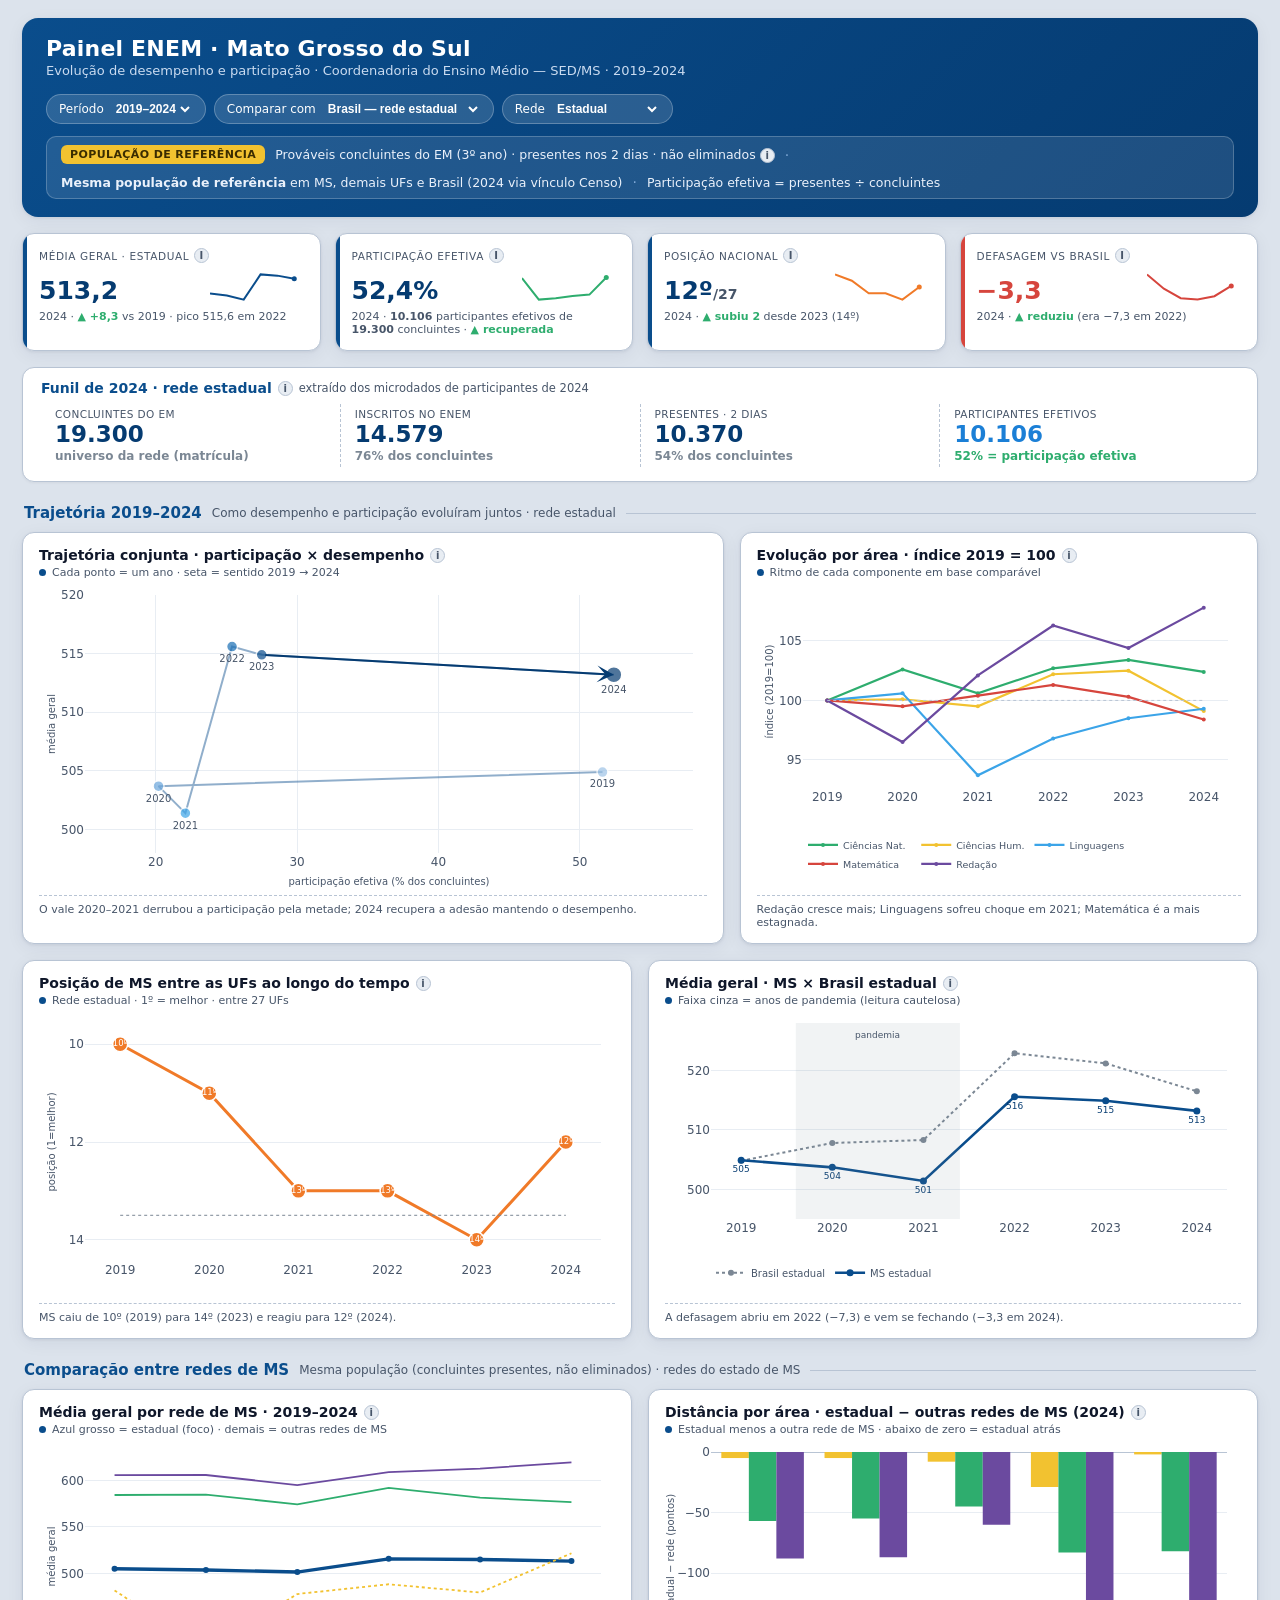
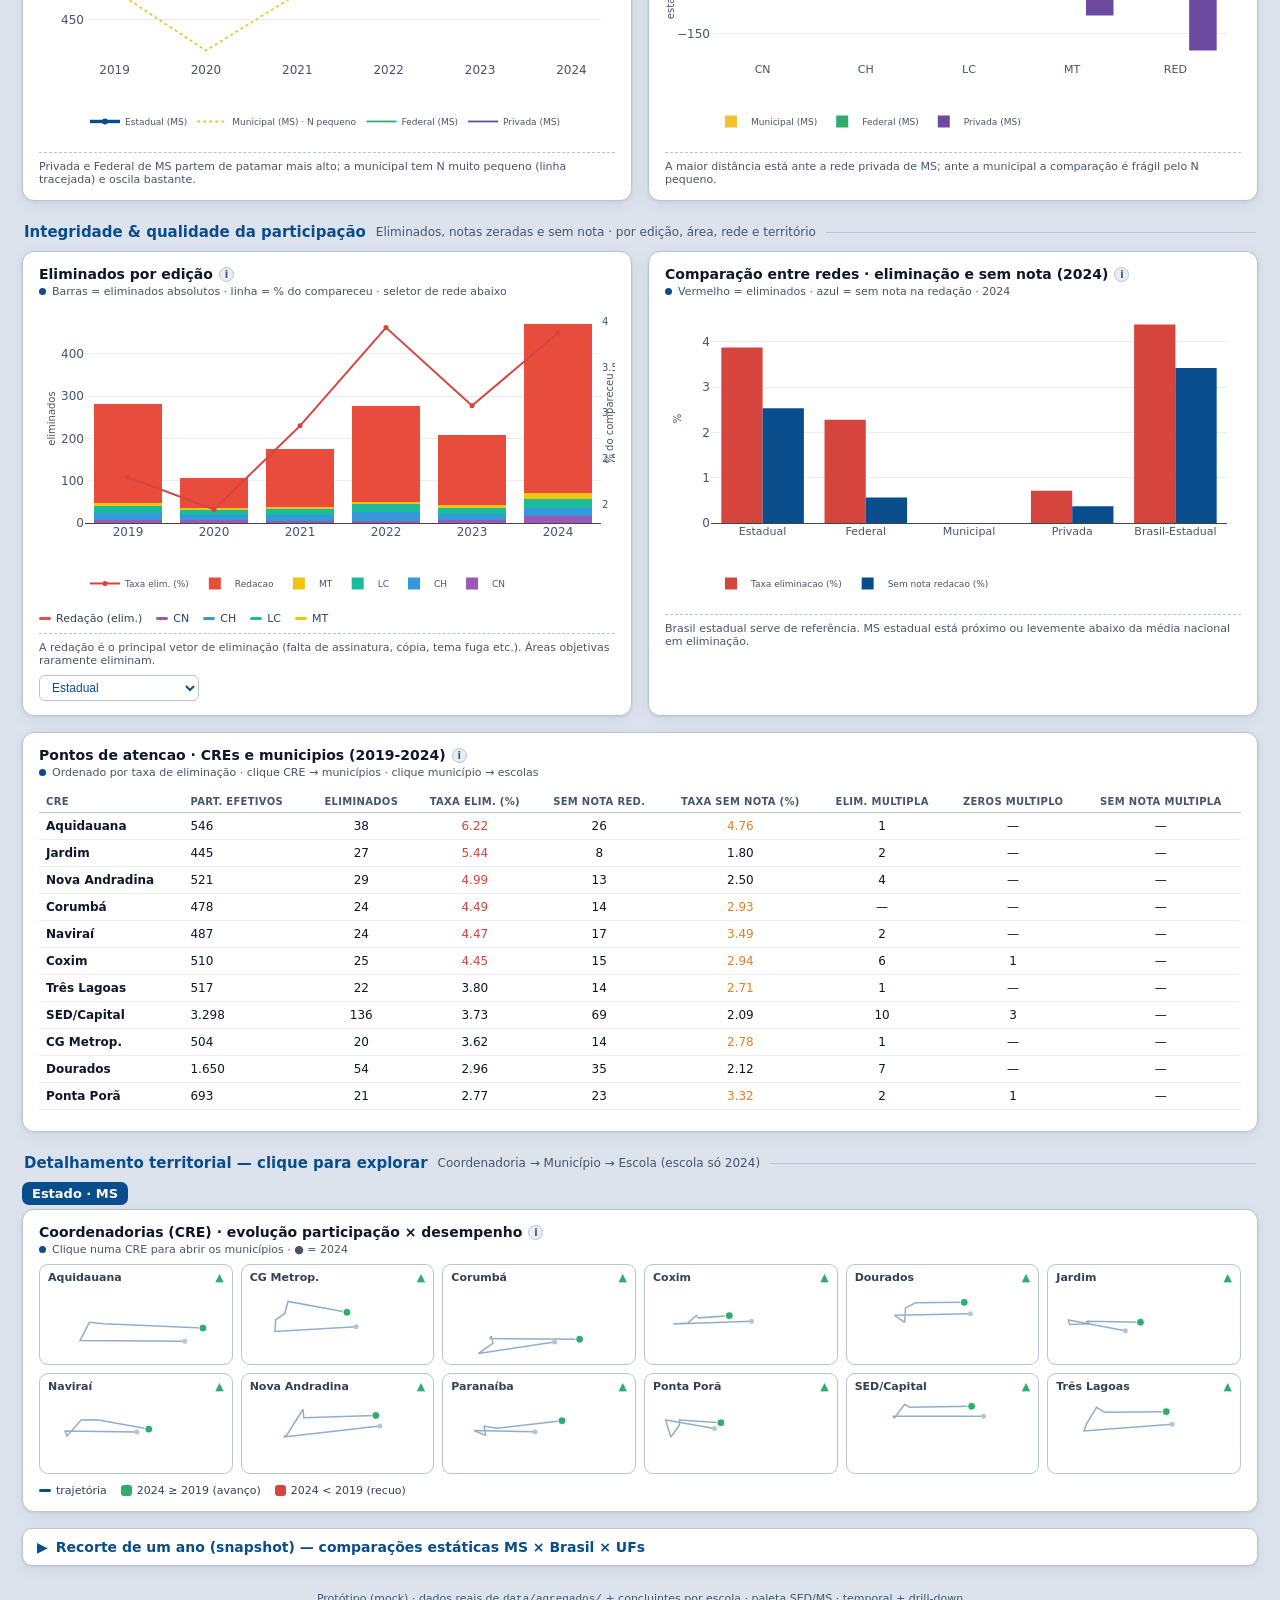
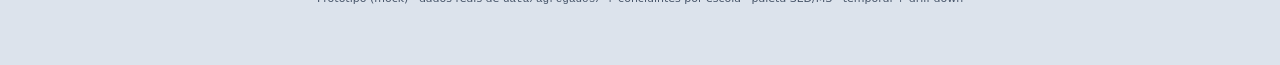
<file: mock_nova_tela.html>
<!doctype html>
<html lang="pt-BR">
<head>
<meta charset="utf-8" />
<meta name="viewport" content="width=device-width, initial-scale=1" />
<title>Mock · Painel ENEM MS — temporal + drill-down</title>
<script src="https://cdn.plot.ly/plotly-2.35.2.min.js"></script>
<script src="mock_data.js"></script>
<style>
  :root{
    --bg-app:#DCE3EC; --bg-card:#FFFFFF; --bg-subtle:#E8EDF3; --insight:#F1F5F9;
    --txt:#0F172A; --txt2:#334155; --muted:#475569; --borda:#B8C4D4;
    --azul:#0A4D8C; --azul-esc:#053B71; --azul-sed:#1B7FD6; --azul-claro:#3BA4E8;
    --verde:#2EAD6E; --laranja:#F07A28; --dourado:#F2C230; --critico:#D6453D; --brasil:#7B8794;
    --radius:12px; --shadow:0 1px 3px rgba(8,30,60,.08),0 4px 18px rgba(8,30,60,.06);
  }
  *{box-sizing:border-box}
  body{margin:0;background:var(--bg-app);color:var(--txt);
    font-family:"Segoe UI",system-ui,-apple-system,Roboto,Arial,sans-serif;font-size:14px}
  .wrap{max-width:1320px;margin:0 auto;padding:18px 22px 60px}

  .cab{background:linear-gradient(135deg,#0A4D8C 0%,#053B71 100%);border-radius:16px;
    padding:18px 24px;color:#fff;box-shadow:var(--shadow)}
  .cab-top{display:flex;align-items:center;justify-content:space-between;gap:16px;flex-wrap:wrap}
  .cab h1{margin:0;font-size:22px;letter-spacing:.2px}
  .cab .sub{margin:2px 0 0;font-size:13px;color:#CADBF0}
  .cohort{display:flex;gap:8px;align-items:center;flex-wrap:wrap}
  .pill{background:rgba(255,255,255,.14);border:1px solid rgba(255,255,255,.25);
    border-radius:999px;padding:6px 12px;font-size:12px;color:#fff;display:flex;gap:8px;align-items:center}
  .pill select{background:transparent;border:none;color:#fff;font-size:12px;font-weight:600;outline:none}
  .pill select option{color:#0F172A}
  .refbar{display:flex;gap:10px;align-items:center;flex-wrap:wrap;margin-top:12px;
    background:rgba(255,255,255,.10);border:1px solid rgba(255,255,255,.22);border-radius:10px;padding:8px 14px}
  .refbar .tag{background:var(--dourado);color:#3a2c00;font-weight:700;font-size:11px;
    padding:3px 9px;border-radius:6px;text-transform:uppercase;letter-spacing:.4px}
  .refbar .it{font-size:12.5px;color:#EaF1Fb} .refbar .sep{color:#7FA8D6}

  .kpis{display:grid;grid-template-columns:repeat(4,1fr);gap:14px;margin-top:16px}
  .kpi{background:var(--bg-card);border:1px solid var(--borda);border-radius:var(--radius);
    padding:14px 16px;box-shadow:var(--shadow);position:relative;overflow:hidden}
  .kpi::before{content:"";position:absolute;left:0;top:0;bottom:0;width:4px;background:var(--azul)}
  .kpi.neg::before{background:var(--critico)}
  .kpi .lbl{font-size:10.5px;text-transform:uppercase;letter-spacing:.6px;color:var(--muted);margin:0 0 6px;display:flex;align-items:center;gap:5px}
  .kpi .rowv{display:flex;align-items:flex-end;justify-content:space-between;gap:8px}
  .kpi .val{font-size:25px;font-weight:800;color:var(--azul-esc);line-height:1}
  .kpi .spark{width:96px;height:34px}
  .kpi .vsub{font-size:11px;color:var(--muted);margin-top:7px}
  .trend{font-weight:700} .trend.up{color:var(--verde)} .trend.down{color:var(--critico)}
  .funil{margin-top:16px;background:var(--bg-card);border:1px solid var(--borda);border-radius:var(--radius);padding:12px 18px 14px;box-shadow:0 1px 3px rgba(0,0,0,.05)}
  .funil .fl{display:flex;align-items:center;gap:6px;margin-bottom:4px}
  .funil .fh{font-weight:700;color:var(--azul);font-size:14px}
  .funil .fsub{font-size:11.5px;color:var(--muted)}
  .fstages{display:flex;align-items:stretch;flex-wrap:wrap;margin-top:8px}
  .fstage{flex:1;min-width:150px;padding:4px 14px;position:relative}
  .fstage+.fstage{border-left:1px dashed var(--borda)}
  .fstage .fv{font-size:23px;font-weight:800;color:var(--azul-esc);line-height:1}
  .fstage .fk{font-size:10.5px;color:var(--muted);text-transform:uppercase;letter-spacing:.4px;margin-bottom:3px}
  .fstage .fp{font-size:12px;font-weight:700;color:var(--brasil);margin-top:3px}
  .fstage.hl .fv{color:var(--azul-sed)} .fstage.hl .fp{color:var(--verde)}

  .sech{display:flex;align-items:center;gap:10px;margin:22px 2px 10px}
  .sech h2{margin:0;font-size:15px;color:var(--azul);font-weight:700}
  .sech .hint{font-size:12px;color:var(--muted)}
  .sech .line{flex:1;height:1px;background:var(--borda)}

  .grid2{display:grid;grid-template-columns:1fr 1fr;gap:16px}
  .grid2u{display:grid;grid-template-columns:1.15fr .85fr;gap:16px}
  .card{background:var(--bg-card);border:1px solid var(--borda);border-radius:var(--radius);
    box-shadow:var(--shadow);padding:14px 16px}
  .card h3{margin:0;font-size:14px;color:var(--txt);font-weight:700;display:flex;align-items:center;gap:6px}
  .card .coh{font-size:11px;color:var(--muted);margin:3px 0 8px;display:flex;gap:6px;align-items:center}
  .card .coh .dot{width:7px;height:7px;border-radius:50%;background:var(--azul)}
  .card .nota{font-size:11px;color:var(--muted);margin-top:8px;border-top:1px dashed var(--borda);padding-top:7px}
  .plot{width:100%}

  /* tooltip "como ler" */
  .help{display:inline-flex;align-items:center;justify-content:center;width:15px;height:15px;border-radius:50%;
    background:var(--bg-subtle);color:var(--muted);font-size:10px;font-weight:800;cursor:help;position:relative;border:1px solid var(--borda)}
  .help:hover .tip{display:block}
  .tip{display:none;position:absolute;z-index:30;top:20px;left:50%;transform:translateX(-50%);
    width:248px;background:#0F172A;color:#EAF1FB;font-size:11px;font-weight:400;line-height:1.45;
    padding:9px 11px;border-radius:8px;box-shadow:0 6px 24px rgba(0,0,0,.25);text-transform:none;letter-spacing:0}
  .tip b{color:#fff}

  .legend{display:flex;gap:14px;flex-wrap:wrap;font-size:11px;color:var(--txt2);margin-top:4px}
  .legend span{display:inline-flex;align-items:center;gap:5px}
  .sw{width:12px;height:3px;border-radius:2px;display:inline-block} .sw.box{height:11px;width:11px;border-radius:3px}

  /* drill-down */
  .crow{display:grid;grid-template-columns:repeat(6,1fr);gap:8px;margin-top:6px}
  .ctile{border:1px solid var(--borda);border-radius:9px;padding:6px 8px 2px;cursor:pointer;background:var(--bg-card);transition:.12s}
  .ctile:hover{border-color:var(--azul-sed);box-shadow:0 2px 10px rgba(10,77,140,.12)}
  .ctile.sel{border-color:var(--azul);box-shadow:0 0 0 2px rgba(10,77,140,.18)}
  .ctile .ct{font-size:11px;font-weight:600;color:var(--txt2);display:flex;justify-content:space-between}
  .ctile .ct .arr{font-weight:800}

  .bread{display:flex;align-items:center;gap:8px;font-size:13px;margin:2px 0 4px;flex-wrap:wrap}
  .bread .crumb{padding:4px 10px;border-radius:7px;background:var(--bg-subtle);color:var(--azul);font-weight:600;cursor:pointer}
  .bread .crumb.active{background:var(--azul);color:#fff;cursor:default}
  .bread .sepc{color:var(--muted)}

  .areagrid{display:grid;grid-template-columns:repeat(5,1fr);gap:8px 12px;margin-top:6px}
  .atile{border:1px solid var(--bg-subtle);border-radius:8px;padding:5px 7px 2px}
  .atile.warn{border-color:var(--critico);background:rgba(214,69,61,.045)}
  .atile .at{font-size:11px;font-weight:700;color:var(--txt2);display:flex;justify-content:space-between}
  .atile .at .fl{font-size:9px;font-weight:800}

  .attbl{width:100%;border-collapse:collapse;font-size:12px;margin-top:4px}
  .attbl th{text-align:left;color:var(--muted);font-size:10px;text-transform:uppercase;letter-spacing:.3px;
    border-bottom:1.5px solid var(--borda);padding:5px 7px;position:sticky;top:0;background:#fff}
  .attbl td{padding:6px 7px;border-bottom:1px solid var(--bg-subtle)}
  .attbl th:nth-child(n+3),.attbl td:nth-child(n+3){text-align:center}
  .attbl td.bad{color:var(--critico);font-weight:800} .attbl td.ok{color:var(--verde);font-weight:700}
  .attbl tbody tr:hover{background:var(--insight)}
  .scroll{max-height:330px;overflow:auto}
  .muted{color:var(--muted)} .b{font-weight:700}

  details.more{margin-top:16px}
  details.more>summary{cursor:pointer;list-style:none;background:var(--bg-card);border:1px solid var(--borda);
    border-radius:10px;padding:10px 14px;font-weight:600;color:var(--azul);box-shadow:var(--shadow);display:flex;align-items:center;gap:8px}
  details.more>summary::-webkit-details-marker{display:none}
  details.more>summary .chev{transition:transform .2s} details.more[open]>summary .chev{transform:rotate(90deg)}
  .footer{margin-top:26px;font-size:11px;color:var(--muted);text-align:center}
</style>
</head>
<body>
<div class="wrap">

  <div class="cab">
    <div class="cab-top">
      <div>
        <h1>Painel ENEM · Mato Grosso do Sul</h1>
        <p class="sub">Evolução de desempenho e participação · Coordenadoria do Ensino Médio — SED/MS · 2019–2024</p>
      </div>
      <div class="cohort">
        <span class="pill">Período <select><option>2019–2024</option><option>2022–2024</option></select></span>
        <span class="pill">Comparar com <select><option>Brasil — rede estadual</option><option>Brasil — todas as redes</option></select></span>
        <span class="pill">Rede <select><option>Estadual</option><option>Todas as redes</option><option>Federal</option><option>Privada</option></select></span>
      </div>
    </div>
    <div class="refbar">
      <span class="tag">População de referência</span>
      <span class="it">Prováveis concluintes do EM (3º ano) · presentes nos 2 dias · não eliminados
        <span class="help">i<span class="tip"><b>Concluinte</b> = estudante cursando o 3º ano e concluindo o EM no ano da edição. <b>2019–2023:</b> identificado pela autodeclaração do participante (<code>TP_ST_CONCLUSAO = 2</code>), <b>sem egressos</b>. <b>2024:</b> o INEP não divulga a autodeclaração por escola, mas vincula cada participante à sua escola cruzando o <b>CPF com a matrícula no Censo Escolar</b>, filtrando as etapas de <b>prováveis concluintes do EM</b> (3º ano / séries finais). Assim, <b>todo participante com escola identificada em 2024 é um provável concluinte</b> — e os recortes por escola/município/CRE, bem como as comparações por rede entre MS, demais UFs e Brasil, já consideram <b>apenas essa população de referência</b> (presentes nos 2 dias, não eliminados). O denominador da participação continua sendo a matrícula de concluintes (Censo SED/MS).</span></span></span>
      <span class="sep">·</span><span class="it"><b>Mesma população de referência</b> em MS, demais UFs e Brasil (2024 via vínculo Censo)</span>
      <span class="sep">·</span><span class="it">Participação efetiva = presentes ÷ concluintes</span>
    </div>
  </div>

  <!-- KPIs -->
  <div class="kpis">
    <div class="kpi">
      <p class="lbl">Média geral · estadual <span class="help">i<span class="tip"><b>O que é:</b> média das 5 notas (CN, CH, LC, MT, Redação) dos concluintes presentes. <b>Como ler:</b> o número é 2024; a mini-linha mostra a trajetória 2019–2024. Subir é melhor.</span></span></p>
      <div class="rowv"><div class="val">513,2</div><div id="s_media" class="spark"></div></div>
      <div class="vsub">2024 · <span class="trend up">▲ +8,3</span> vs 2019 · pico 515,6 em 2022</div>
    </div>
    <div class="kpi">
      <p class="lbl">Participação efetiva <span class="help">i<span class="tip"><b>O que é:</b> presentes nos 2 dias ÷ <b>concluintes</b> do EM (não os inscritos). Mede quantos concluintes a rede leva à prova. <b>Como ler:</b> o vale de 2020–2021 é a pandemia.</span></span></p>
      <div class="rowv"><div class="val">52,4%</div><div id="s_part" class="spark"></div></div>
      <div class="vsub" id="kpiPartSub">2024 · <span class="trend up">▲ recuperada</span> após vale de 20% (2020)</div>
    </div>
    <div class="kpi">
      <p class="lbl">Posição nacional <span class="help">i<span class="tip"><b>O que é:</b> posição de MS entre as 27 redes estaduais, pela média geral. <b>Como ler:</b> 1º = melhor; a linha cai quando MS perde posições.</span></span></p>
      <div class="rowv"><div class="val">12º<span style="font-size:14px;color:var(--muted)">/27</span></div><div id="s_rank" class="spark"></div></div>
      <div class="vsub">2024 · <span class="trend up">▲ subiu 2</span> desde 2023 (14º)</div>
    </div>
    <div class="kpi neg">
      <p class="lbl">Defasagem vs Brasil <span class="help">i<span class="tip"><b>O que é:</b> média de MS menos média do Brasil <b>na mesma população</b> (rede estadual). <b>Como ler:</b> negativo = abaixo do Brasil; aproximar-se de zero é melhor.</span></span></p>
      <div class="rowv"><div class="val" style="color:var(--critico)">−3,3</div><div id="s_gap" class="spark"></div></div>
      <div class="vsub">2024 · <span class="trend up">▲ reduziu</span> (era −7,3 em 2022)</div>
    </div>
  </div>

  <!-- FUNIL 2024 -->
  <div class="funil">
    <div class="fl">
      <span class="fh">Funil de 2024 · rede estadual</span>
      <span class="help">i<span class="tip"><b>O que é:</b> do universo de <b>concluintes do EM</b> (matrícula da rede) até os participantes efetivos. A <b>participação efetiva</b> = participantes efetivos (presentes nos 2 dias, não eliminados) ÷ concluintes. Fonte: microdados de participantes ENEM 2024 + matrícula SED/MS.</span></span>
      <span class="fsub">extraído dos microdados de participantes de 2024</span>
    </div>
    <div class="fstages" id="fstages"></div>
  </div>

  <!-- ÂNCORAS TEMPORAIS -->
  <div class="sech"><h2>Trajetória 2019–2024</h2><span class="hint">Como desempenho e participação evoluíram juntos · rede estadual</span><span class="line"></span></div>
  <div class="grid2u">
    <div class="card">
      <h3>Trajetória conjunta · participação × desempenho
        <span class="help">i<span class="tip"><b>Como ler:</b> cada bolinha é um ano; a posição horizontal é a participação, a vertical é a média. A seta aponta de 2019 a 2024. <b>Ideal:</b> caminhar para cima e para a direita (mais alunos e melhores notas).</span></span></h3>
      <div class="coh"><span class="dot"></span> Cada ponto = um ano · seta = sentido 2019 → 2024</div>
      <div id="g_traj" class="plot"></div>
      <div class="nota">O vale 2020–2021 derrubou a participação pela metade; 2024 recupera a adesão mantendo o desempenho.</div>
    </div>
    <div class="card">
      <h3>Evolução por área · índice 2019 = 100
        <span class="help">i<span class="tip"><b>Por que indexar:</b> as áreas têm médias muito diferentes (Redação ~600, CN ~470). Pondo todas em 100 no ano-base, comparamos o <b>ritmo</b> de crescimento, não o nível. <b>Acima de 100</b> = cresceu desde 2019.</span></span></h3>
      <div class="coh"><span class="dot"></span> Ritmo de cada componente em base comparável</div>
      <div id="g_index" class="plot"></div>
      <div class="nota">Redação cresce mais; Linguagens sofreu choque em 2021; Matemática é a mais estagnada.</div>
    </div>
  </div>

  <div class="grid2" style="margin-top:16px">
    <div class="card">
      <h3>Posição de MS entre as UFs ao longo do tempo
        <span class="help">i<span class="tip"><b>Bump chart:</b> mostra a posição relativa, não a nota. <b>Como ler:</b> a linha sobe quando MS ultrapassa estados; cai quando é ultrapassado. A média absoluta pode subir e a posição cair ao mesmo tempo.</span></span></h3>
      <div class="coh"><span class="dot"></span> Rede estadual · 1º = melhor · entre 27 UFs</div>
      <div id="g_bump" class="plot"></div>
      <div class="nota">MS caiu de 10º (2019) para 14º (2023) e reagiu para 12º (2024).</div>
    </div>
    <div class="card">
      <h3>Média geral · MS × Brasil estadual
        <span class="help">i<span class="tip"><b>Como ler:</b> linha cheia = MS, pontilhada = Brasil (mesma população). A distância vertical entre elas é a defasagem. A faixa cinza marca a pandemia — variações ali devem ser lidas com cautela.</span></span></h3>
      <div class="coh"><span class="dot"></span> Faixa cinza = anos de pandemia (leitura cautelosa)</div>
      <div id="g_evol" class="plot"></div>
      <div class="nota">A defasagem abriu em 2022 (−7,3) e vem se fechando (−3,3 em 2024).</div>
    </div>
  </div>

  <!-- COMPARAÇÃO ENTRE REDES (MS) -->
  <div class="sech"><h2>Comparação entre redes de MS</h2>
    <span class="hint">Mesma população (concluintes presentes, não eliminados) · redes do estado de MS</span><span class="line"></span></div>
  <div class="grid2" style="margin-top:4px">
    <div class="card">
      <h3>Média geral por rede de MS · 2019–2024
        <span class="help">i<span class="tip"><b>Como ler:</b> cada linha é uma rede dentro de MS (Estadual, Municipal, Federal, Privada), na mesma população de referência. A <b>linha azul grossa</b> é a rede estadual (foco do painel). Quanto mais alto, melhor. <b>Atenção:</b> a rede municipal de MS tem pouquíssimos alunos por ano (≈9–26) → leitura cautelosa.</span></span></h3>
      <div class="coh"><span class="dot"></span> Azul grosso = estadual (foco) · demais = outras redes de MS</div>
      <div id="g_redes" class="plot"></div>
      <div class="nota">Privada e Federal de MS partem de patamar mais alto; a municipal tem N muito pequeno (linha tracejada) e oscila bastante.</div>
    </div>
    <div class="card">
      <h3>Distância por área · estadual − outras redes de MS (2024)
        <span class="help">i<span class="tip"><b>Como ler:</b> barras agrupadas por área mostram a diferença entre a rede estadual de MS e cada outra rede de MS em 2024. <b>Negativo (abaixo de zero)</b> = estadual abaixo da rede; positivo = acima. Cor = rede.</span></span></h3>
      <div class="coh"><span class="dot"></span> Estadual menos a outra rede de MS · abaixo de zero = estadual atrás</div>
      <div id="g_redegap" class="plot"></div>
      <div class="nota">A maior distância está ante a rede privada de MS; ante a municipal a comparação é frágil pelo N pequeno.</div>
    </div>
  </div>

  <!-- INTEGRIDADE / QUALIDADE DA PARTICIPACAO -->
  <div class="sech"><h2>Integridade &amp; qualidade da participação</h2>
    <span class="hint">Eliminados, notas zeradas e sem nota · por edição, área, rede e território</span><span class="line"></span></div>

  <div class="grid2" style="margin-top:4px">
    <div class="card">
      <h3>Eliminados por edição
        <span class="help">i<span class="tip"><b>O que é:</b> candidatos eliminados em alguma área (presença = 2) ou na redação (status = 4). <b>Como ler:</b> barras empilhadas por motivo (CN/CH/LC/MT + redação). A linha vermelha = taxa de eliminação sobre o compareceu (%). Quanto menor, melhor. <b>Atenção:</b> eliminação na redação costuma ser o vetor dominante.</span></span></h3>
      <div class="coh"><span class="dot"></span> Barras = eliminados absolutos · linha = % do compareceu · seletor de rede abaixo</div>
      <div id="g_integ_elim" class="plot"></div>
      <div class="legend" style="margin-top:6px">
        <span><span class="sw" style="background:#E74C3C"></span> Redação (elim.)</span>
        <span><span class="sw" style="background:#9B59B6"></span> CN</span>
        <span><span class="sw" style="background:#3498DB"></span> CH</span>
        <span><span class="sw" style="background:#1ABC9C"></span> LC</span>
        <span><span class="sw" style="background:#F1C40F"></span> MT</span>
      </div>
      <div class="nota">A redação é o principal vetor de eliminação (falta de assinatura, cópia, tema fuga etc.). Áreas objetivas raramente eliminam.</div>
    </div>
    <div class="card">
      <h3>Comparação entre redes · eliminação e sem nota (2024)
        <span class="help">i<span class="tip"><b>Como ler:</b> barras agrupadas. <b>Vermelho</b> = taxa de eliminação (% do compareceu); <b>azul</b> = taxa de sem nota na redação (% dos presentes efetivos). A municipal de MS tem N muito pequeno — leitura cautelosa.</span></span></h3>
      <div class="coh"><span class="dot"></span> Vermelho = eliminados · azul = sem nota na redação · 2024</div>
      <div id="g_integ_comp" class="plot"></div>
      <div class="nota">Brasil estadual serve de referência. MS estadual está próximo ou levemente abaixo da média nacional em eliminação.</div>
    </div>
  </div>

  <div class="card" style="margin-top:16px">
    <h3>Pontos de atencao · CREs e municipios (2019-2024)
      <span class="help">i<span class="tip"><b>Como ler:</b> tabela ordenada pelo maior risco (taxa de eliminacao). <b>Vermelho</b> = taxa acima da media estadual; <b>laranja</b> = taxa de sem nota acima da media. <b>Elim. multipla</b> = eliminados em 2+ areas objetivas; <b>Zeros multiplo</b> = zeros em 2+ areas; <b>Sem nota multipla</b> = sem nota em 2+ areas. <b>Clique</b> numa CRE para ver os municipios; clique num municipio para ver as escolas (2024).</span></span></h3>
    <div class="coh"><span class="dot"></span> Ordenado por taxa de eliminação · clique CRE → municípios · clique município → escolas</div>
    <div id="g_integ_table" class="plot"></div>
  </div>

  <!-- DRILL-DOWN TERRITORIAL -->
  <div class="sech"><h2>Detalhamento territorial — clique para explorar</h2>
    <span class="hint">Coordenadoria → Município → Escola (escola só 2024)</span><span class="line"></span></div>

  <div class="bread" id="bread"></div>

  <!-- Passo 1: CREs -->
  <div class="card">
    <h3>Coordenadorias (CRE) · evolução participação × desempenho
      <span class="help">i<span class="tip"><b>Como ler:</b> cada quadro é uma CRE. A linha liga 2019→2024 (participação no eixo X, média no Y). O ponto cheio é 2024: <b>verde</b> se a média subiu vs 2019, <b>vermelho</b> se caiu. <b>Clique</b> numa CRE para ver os municípios.</span></span></h3>
    <div class="coh"><span class="dot"></span> Clique numa CRE para abrir os municípios · ● = 2024</div>
    <div id="creRow" class="crow"></div>
    <div class="legend" style="margin-top:10px">
      <span><span class="sw" style="background:var(--azul)"></span> trajetória</span>
      <span><span class="sw box" style="background:var(--verde)"></span> 2024 ≥ 2019 (avanço)</span>
      <span><span class="sw box" style="background:var(--critico)"></span> 2024 &lt; 2019 (recuo)</span>
    </div>
  </div>

  <!-- Passo 1b: evolução por área da CRE selecionada -->
  <div class="card" id="creAreaCard" style="margin-top:16px;display:none">
    <h3 id="creAreaTitle">Evolução por área · <span></span>
      <span class="help">i<span class="tip"><b>Como ler:</b> uma mini-série por área (CN, CH, LC, MT, Redação). A linha colorida (cor da área) = a CRE; a pontilhada cinza = MS estadual (referência). Painel com <b>borda vermelha</b> = a CRE está abaixo de MS naquela área em 2024 → ponto de atenção.</span></span></h3>
    <div class="coh"><span class="dot"></span> Linha colorida = CRE (cor da área) · pontilhado cinza = MS estadual · borda vermelha = abaixo de MS (2024)</div>
    <div id="creAreas" class="areagrid"></div>
  </div>

  <!-- Passo 2: municípios -->
  <div class="grid2" id="munRow" style="margin-top:16px;display:none">
    <div class="card">
      <h3 id="munTitle">Municípios · participação × desempenho (2024)
        <span class="help">i<span class="tip"><b>Como ler:</b> cada bolha é um município da CRE. X = participação efetiva, Y = média geral, <b>tamanho</b> = nº de concluintes (peso do município). Bolhas no canto inferior-esquerdo (vermelhas) são prioridade. <b>Clique</b> numa bolha para ver as escolas.</span></span></h3>
      <div class="coh"><span class="dot"></span> Bolha = município · tamanho = concluintes · clique para abrir escolas</div>
      <div id="g_mun" class="plot"></div>
      <div class="nota" id="munNota"></div>
    </div>
    <div class="card">
      <h3 id="munAttTitle">Atenção por área · municípios da CRE (2024)
        <span class="help">i<span class="tip"><b>Como ler:</b> mapa de calor município × 5 áreas (CN, CH, LC, MT, Redação). Cor = desvio vs a média de MS na área. <b>Vermelho</b> = abaixo de MS (atenção). Ordena os municípios do mais frágil ao mais forte.</span></span></h3>
      <div class="coh"><span class="dot"></span> Desvio vs média MS · vermelho = abaixo · 5 áreas (inclui Redação)</div>
      <div id="g_munheat" class="plot"></div>
    </div>
  </div>

  <!-- Passo 3: escolas 2024 -->
  <div class="card" id="escCard" style="margin-top:16px;display:none">
    <h3 id="escTitle">Escolas · 2024
      <span class="help">i<span class="tip"><b>Como ler:</b> uma linha por escola. Células em <b>vermelho</b> = abaixo da média de MS naquela área (atenção); verde = acima. <b>Part.</b> = nº de participantes presentes; <b>Tx</b> = participantes ÷ concluintes da escola. Disponível só para 2024. <b>População:</b> presentes nos 2 dias da rede estadual — em 2024 ainda inclui não-concluintes (a conclusão não é identificável por aluno).</span></span></h3>
    <div class="coh"><span class="dot"></span> Rede estadual · presentes 2 dias (2024 inclui não-concluintes) · ordenado por menor média · célula vermelha = abaixo de MS na área</div>
    <div class="scroll">
      <table class="attbl">
        <thead><tr><th>Escola</th><th>Concl.</th><th>Part.</th><th>Tx</th><th>CN</th><th>CH</th><th>LC</th><th>Mat.</th><th>Red.</th><th>Geral</th></tr></thead>
        <tbody id="escBody"></tbody>
      </table>
    </div>
    <div class="nota"><b>2024 com concluintes por escola:</b> taxa calculada cruzando participantes com <code>Concluintes EM 2019 a 2024.xlsx</code> (município + nome, ~83% de match). Escolas sem correspondência exibem "—" na taxa.</div>
  </div>

  <!-- SNAPSHOT recolhível -->
  <details class="more">
    <summary><span class="chev">▶</span> Recorte de um ano (snapshot) — comparações estáticas MS × Brasil × UFs</summary>
    <div class="grid2" style="margin-top:14px">
      <div class="card"><h3>MS × Brasil por área · 2024 (dumbbell)</h3>
        <div class="coh"><span class="dot"></span> Distância = diferença MS − Brasil</div><div id="g_areas" class="plot"></div></div>
      <div class="card"><h3>Ranking das UFs · 2023</h3>
        <div class="coh"><span class="dot"></span> MS destacado · linha = média nacional</div><div id="g_ufrank" class="plot"></div></div>
    </div>
  </details>

  <div class="footer">Protótipo (mock) · dados reais de <code>data/agregados/</code> + concluintes por escola · paleta SED/MS · temporal + drill-down</div>
</div>

<script>
const C={azul:'#0A4D8C',azulEsc:'#053B71',brasil:'#7B8794',verde:'#2EAD6E',laranja:'#F07A28',
  dourado:'#F2C230',critico:'#D6453D',roxo:'#6B4A9F',azulC:'#3BA4E8',muted:'#475569',borda:'#B8C4D4',subtle:'#E8EDF3'};
const BL={paper_bgcolor:'rgba(0,0,0,0)',plot_bgcolor:'#FFFFFF',
  font:{family:'Segoe UI, system-ui, sans-serif',size:12,color:C.muted},margin:{l:46,r:14,t:8,b:34}};
const CFG={displayModeBar:false,responsive:true};
const ANOS=MOCK.anos;
const MED_MS=[504.9,503.7,501.4,515.6,514.9,513.2];
const MED_BR=[504.8,507.8,508.3,522.9,521.2,516.5];
const TX_MS=[51.6,20.2,22.1,25.4,27.5,52.4];
const RANK=[10,11,13,13,14,12];
const GAP=MED_MS.map((v,i)=>+(v-MED_BR[i]).toFixed(1));
const AREAKEYS=['CN','CH','LC','MT','RED'];
const AREANOME={CN:'Ciências Nat.',CH:'Ciências Hum.',LC:'Linguagens',MT:'Matemática',RED:'Redação'};
const ACOR={CN:C.verde,CH:C.dourado,LC:C.azulC,MT:C.critico,RED:C.roxo};
const MS_AREA_2024={CN:469.6,CH:486.4,LC:505.3,MT:488.7,RED:610.1};
const MS_GERAL_2024=513.2;

function spark(id,vals,col,inv){Plotly.newPlot(id,[
  {x:ANOS,y:vals,mode:'lines',line:{color:col,width:2},hoverinfo:'skip'},
  {x:[ANOS[5]],y:[vals[5]],mode:'markers',marker:{color:col,size:5},hoverinfo:'skip'}],
  {...BL,margin:{l:2,r:2,t:4,b:2},height:34,showlegend:false,xaxis:{visible:false},yaxis:{visible:false,autorange:inv?'reversed':true}},CFG);}
spark('s_media',MED_MS,'#0A4D8C');spark('s_part',TX_MS,'#2EAD6E');spark('s_rank',RANK,'#F07A28',true);spark('s_gap',GAP,'#D6453D');
const NF=n=>(n==null?'—':Number(n).toLocaleString('pt-BR'));
/* dimensão absoluta no KPI de participação */
(function(){const N=MOCK.estadualN[5],Cc=MOCK.estadualConcl[5];
  document.getElementById('kpiPartSub').innerHTML='2024 · <b>'+NF(N)+'</b> participantes efetivos de <b>'+NF(Cc)+'</b> concluintes · <span class="trend up">▲ recuperada</span>';})();

/* trajetória */
(function(){const grad=['#9DC3E6','#6BA6DC','#3BA4E8','#1A6FB5','#0A4D8C','#053B71'];
  Plotly.newPlot('g_traj',[{x:TX_MS,y:MED_MS,mode:'lines+markers+text',line:{color:'rgba(10,77,140,.45)',width:2},
    marker:{size:ANOS.map(a=>a===2024?16:11),color:grad,line:{color:'#fff',width:1.5}},
    text:ANOS.map(String),textposition:'bottom center',textfont:{size:10,color:C.muted},
    customdata:MOCK.estadualN.map(n=>NF(n)),
    hovertemplate:'<b>%{text}</b><br>Part.: %{x:.1f}% · %{customdata} participantes efetivos<br>Média: %{y:.1f}<extra></extra>'}],
    {...BL,height:300,showlegend:false,
     xaxis:{title:{text:'participação efetiva (% dos concluintes)',font:{size:10}},gridcolor:C.subtle,range:[15,58]},
     yaxis:{title:{text:'média geral',font:{size:10}},gridcolor:C.subtle,range:[498,520]},
     annotations:[{x:TX_MS[5],y:MED_MS[5],ax:TX_MS[4],ay:MED_MS[4],xref:'x',yref:'y',axref:'x',ayref:'y',showarrow:true,arrowhead:3,arrowsize:1.4,arrowwidth:2,arrowcolor:C.azulEsc}]},CFG);})();

/* índice por área */
(function(){const AS={CN:[458.5,470.3,461.1,470.7,474.3,469.6],CH:[490.6,491.0,488.1,501.2,503.1,486.4],LC:[509.1,512.4,477.1,493.0,501.5,505.3],MT:[496.4,494.0,498.4,502.9,498.1,488.7],RED:[565.8,546.2,577.6,601.7,590.8,610.1]};
  const tr=AREAKEYS.map(k=>{const b=AS[k][0];return{x:ANOS,y:AS[k].map(v=>+(v/b*100).toFixed(1)),mode:'lines+markers',name:AREANOME[k],line:{color:ACOR[k],width:2.2},marker:{size:4},hovertemplate:AREANOME[k]+' %{x}<br>índice %{y:.1f}<extra></extra>'};});
  Plotly.newPlot('g_index',tr,{...BL,height:300,legend:{orientation:'h',y:-0.22,font:{size:9.5}},xaxis:{dtick:1,gridcolor:'rgba(0,0,0,0)'},yaxis:{title:{text:'índice (2019=100)',font:{size:10}},gridcolor:C.subtle},shapes:[{type:'line',x0:2019,x1:2024,y0:100,y1:100,line:{color:C.borda,width:1,dash:'dot'}}]},CFG);})();

/* bump */
Plotly.newPlot('g_bump',[{x:ANOS,y:RANK,mode:'lines+markers+text',line:{color:C.laranja,width:3},marker:{size:15,color:C.laranja,line:{color:'#fff',width:1.5}},text:RANK.map(r=>r+'º'),textposition:'middle center',textfont:{size:8.5,color:'#fff'},hovertemplate:'%{x}: %{y}º de 27<extra></extra>'}],
  {...BL,height:280,showlegend:false,xaxis:{dtick:1,gridcolor:'rgba(0,0,0,0)'},yaxis:{autorange:'reversed',dtick:2,gridcolor:C.subtle,title:{text:'posição (1=melhor)',font:{size:10}},range:[16,8]},shapes:[{type:'line',x0:2019,x1:2024,y0:13.5,y1:13.5,line:{color:C.brasil,width:1,dash:'dot'}}]},CFG);

/* evol MS x BR */
Plotly.newPlot('g_evol',[{x:ANOS,y:MED_BR,mode:'lines+markers',name:'Brasil estadual',line:{color:C.brasil,width:2,dash:'dot'},marker:{size:6}},
  {x:ANOS,y:MED_MS,mode:'lines+markers+text',name:'MS estadual',line:{color:C.azul,width:2.6},marker:{size:7},text:MED_MS.map(v=>v.toFixed(0)),textposition:'bottom center',textfont:{size:9,color:C.azulEsc}}],
  {...BL,height:280,legend:{orientation:'h',y:-0.2,font:{size:10}},xaxis:{dtick:1,gridcolor:'rgba(0,0,0,0)'},yaxis:{range:[495,528],gridcolor:C.subtle},shapes:[{type:'rect',x0:2019.6,x1:2021.4,y0:495,y1:528,fillcolor:'rgba(120,135,148,.10)',line:{width:0}}],annotations:[{x:2020.5,y:526,text:'pandemia',showarrow:false,font:{size:9,color:C.muted}}]},CFG);

/* funil 2024 · rede estadual */
(function(){
  const f=MOCK.funil2024&&MOCK.funil2024['Estadual']; if(!f) return;
  const nf=n=>n.toLocaleString('pt-BR');
  const pc=n=>(100*n/f.concluintes).toFixed(0)+'%';
  const st=[
    {k:'Concluintes do EM',v:f.concluintes,p:'universo da rede (matrícula)',hl:false},
    {k:'Inscritos no ENEM',v:f.inscritos,p:pc(f.inscritos)+' dos concluintes',hl:false},
    {k:'Presentes · 2 dias',v:f.presentes,p:pc(f.presentes)+' dos concluintes',hl:false},
    {k:'Participantes efetivos',v:f.presfilt,p:pc(f.presfilt)+' = participação efetiva',hl:true}
  ];
  document.getElementById('fstages').innerHTML = st.map(s=>
    '<div class="fstage'+(s.hl?' hl':'')+'"><div class="fk">'+s.k+'</div><div class="fv">'+nf(s.v)+'</div><div class="fp">'+s.p+'</div></div>'
  ).join('');
})();

/* comparação entre redes DE MS */
(function(){
  const RC={Estadual:C.azul,Municipal:C.dourado,Federal:C.verde,Privada:C.roxo};
  const RN={Estadual:'Estadual (MS)',Municipal:'Municipal (MS)',Federal:'Federal (MS)',Privada:'Privada (MS)'};
  const deps=Object.keys(MOCK.redes);
  const tr=deps.map(dep=>{
    const est=dep==='Estadual', mun=dep==='Municipal';
    const t={x:ANOS,y:MOCK.redes[dep].med,mode:'lines'+(est?'+markers':''),name:RN[dep]+(mun?' · N pequeno':''),
      line:{color:RC[dep],width:est?3.4:1.8,dash:mun?'dot':'solid'},
      hovertemplate:RN[dep]+' %{x}<br>Média: %{y:.0f}<br>Participantes efetivos: %{customdata}<extra></extra>',
      customdata:MOCK.redes[dep].n.map(n=>NF(n))};
    if(est) t.marker={size:6};
    return t;
  });
  Plotly.newPlot('g_redes',tr,{...BL,height:300,legend:{orientation:'h',y:-0.22,font:{size:9}},
    xaxis:{dtick:1,gridcolor:'rgba(0,0,0,0)'},yaxis:{title:{text:'média geral',font:{size:10}},gridcolor:C.subtle}},CFG);

  const others=deps.filter(d=>d!=='Estadual');
  const estA=MOCK.redes['Estadual'].areas;
  const gtr=others.map(dep=>({x:AREAKEYS,y:AREAKEYS.map(k=>+(estA[k][5]-MOCK.redes[dep].areas[k][5]).toFixed(0)),
    type:'bar',name:RN[dep],marker:{color:RC[dep]},hovertemplate:RN[dep]+' · %{x}: %{y}<extra></extra>'}));
  Plotly.newPlot('g_redegap',gtr,{...BL,height:300,barmode:'group',legend:{orientation:'h',y:-0.22,font:{size:9}},
    xaxis:{tickfont:{size:11}},yaxis:{title:{text:'estadual − rede (pontos)',font:{size:10}},gridcolor:C.subtle,zeroline:true,zerolinecolor:C.borda,zerolinewidth:1.4}},CFG);
})();

/* ---------- INTEGRIDADE / QUALIDADE DA PARTICIPACAO ---------- */
(function(){
  const INT=MOCK.integ||{};
  const AN=MOCK.anos;
  const IAREAS=['CN','CH','LC','MT'];
  const ICOL={CN:'#9B59B6',CH:'#3498DB',LC:'#1ABC9C',MT:'#F1C40F',RED:'#E74C3C'};
  // (a) Eliminados por edicao — barras empilhadas + linha taxa
  function renderElim(dep){
    const d=INT.rede[dep]; if(!d) return;
    const bars=[
      {x:AN,y:d.areaElim['CN'],name:'CN',type:'bar',marker:{color:ICOL.CN},hovertemplate:'CN elim. %{x}: %{y}<extra></extra>'},
      {x:AN,y:d.areaElim['CH'],name:'CH',type:'bar',marker:{color:ICOL.CH},hovertemplate:'CH elim. %{x}: %{y}<extra></extra>'},
      {x:AN,y:d.areaElim['LC'],name:'LC',type:'bar',marker:{color:ICOL.LC},hovertemplate:'LC elim. %{x}: %{y}<extra></extra>'},
      {x:AN,y:d.areaElim['MT'],name:'MT',type:'bar',marker:{color:ICOL.MT},hovertemplate:'MT elim. %{x}: %{y}<extra></extra>'},
      {x:AN,y:d.er,name:'Redacao',type:'bar',marker:{color:ICOL.RED},hovertemplate:'Redacao elim. %{x}: %{y}<extra></extra>'}
    ];
    const line={x:AN,y:d.txE,mode:'lines+markers',name:'Taxa elim. (%)',yaxis:'y2',
      line:{color:C.critico,width:2},marker:{size:5},
      hovertemplate:'Taxa eliminacao %{x}: %{y:.2f}%<extra></extra>'};
    Plotly.newPlot('g_integ_elim',bars.concat([line]),{
      ...BL,height:300,barmode:'stack',
      xaxis:{dtick:1,gridcolor:'rgba(0,0,0,0)'},
      yaxis:{title:{text:'eliminados',font:{size:10}},gridcolor:C.subtle},
      yaxis2:{overlaying:'y',side:'right',title:{text:'% do compareceu',font:{size:10}},showgrid:false,tickfont:{size:10}},
      legend:{orientation:'h',y:-0.22,font:{size:9}}
    },CFG);
  }
  // Seletor de rede
  const sel=document.createElement('select');
  sel.style.cssText='margin-top:8px;padding:4px 8px;border:1px solid '+C.borda+';border-radius:6px;font-size:12px;background:#fff;color:'+C.azul;
  const opts=['Estadual','Federal','Municipal','Privada','Brasil-Estadual'];
  opts.forEach(o=>{const op=document.createElement('option');op.value=o;op.textContent=o==='Brasil-Estadual'?'Brasil — rede estadual':o;sel.appendChild(op);});
  sel.value='Estadual';
  sel.onchange=()=>renderElim(sel.value);
  document.getElementById('g_integ_elim').parentNode.appendChild(sel);
  renderElim('Estadual');

  // (b) Comparacao entre redes — eliminacao vs sem nota (2024)
  const comps=INT.rede||{};
  const depOrd=['Estadual','Federal','Municipal','Privada','Brasil-Estadual'];
  const compX=depOrd.filter(k=>comps[k]);
  const txE2024=compX.map(k=>comps[k].txE[5]); // indice 5 = 2024
  const txS2024=compX.map(k=>comps[k].txS[5]);
  const compTr=[
    {x:compX,y:txE2024,name:'Taxa eliminacao (%)',type:'bar',marker:{color:C.critico},hovertemplate:'%{x}<br>Eliminacao: %{y:.2f}%<extra></extra>'},
    {x:compX,y:txS2024,name:'Sem nota redacao (%)',type:'bar',marker:{color:C.azul},hovertemplate:'%{x}<br>Sem nota: %{y:.2f}%<extra></extra>'}
  ];
  Plotly.newPlot('g_integ_comp',compTr,{...BL,height:300,barmode:'group',
    xaxis:{tickfont:{size:11}},yaxis:{title:{text:'%',font:{size:10}},gridcolor:C.subtle},
    legend:{orientation:'h',y:-0.22,font:{size:9}}
  },CFG);

  // (c) Tabela de pontos de atencao — CREs e municipios (2024)
  function renderIntegTable(mode,filterCre){
    const host=document.getElementById('g_integ_table');
    let rows=[];
    if(mode==='cre'){
      Object.entries(INT.cre||{}).forEach(([name,o])=>{
        const i5=5; // 2024
        rows.push({nome:name,cre:name,filt:o.filt[i5]||0,et:o.et[i5]||0,em:o.em[i5]||0,zm:o.zm[i5]||0,sm:o.sm[i5]||0,txE:o.txE[i5],txS:o.txS[i5],tipo:'cre'});
      });
    }else{
      Object.entries(INT.mun||{}).forEach(([name,o])=>{
        if(filterCre && o.cre!==filterCre) return;
        const i5=5;
        rows.push({nome:name,cre:o.cre,filt:o.filt[i5]||0,et:o.et[i5]||0,em:o.em[i5]||0,zm:o.zm[i5]||0,sm:o.sm[i5]||0,txE:o.txE[i5],txS:o.txS[i5],tipo:'mun'});
      });
    }
    // Ordena por txE desc
    rows.sort((a,b)=>(b.txE||0)-(a.txE||0));
    // Medias estaduais 2024 para benchmark
    const est=INT.rede['Estadual']||{};
    const medE=est.txE?est.txE[5]:null;
    const medS=est.txS?est.txS[5]:null;
    let html='<div class="scroll"><table class="attbl"><thead><tr><th>'+(mode==='cre'?'CRE':'Municipio')+
      '</th><th>Part. efetivos</th><th>Eliminados</th><th>Taxa elim. (%)</th><th>Sem nota red.</th><th>Taxa sem nota (%)</th><th title="Eliminados em >=2 areas objetivas">Elim. multipla</th><th title="Zeros em >=2 areas">Zeros multiplo</th><th title="Sem nota em >=2 areas objetivas">Sem nota multipla</th></tr></thead><tbody>';
    rows.forEach(r=>{
      const warnE=medE!=null && (r.txE||0)>medE;
      const warnS=medS!=null && (r.txS||0)>medS;
      html+='<tr onclick="integClick(\''+r.tipo+'\',\''+String(r.nome).replace(/\\/g,'\\\\').replace(/\'/g,"\\'")+'\')">'+
        '<td><b>'+r.nome+'</b>'+(mode==='cre'?'':' <span style="font-size:11px;color:'+C.borda+'">'+r.cre+'</span>')+'</td>'+
        '<td>'+NF(r.filt)+'</td><td>'+r.et+'</td>'+
        '<td style="color:'+(warnE?C.critico:'')+'">'+(r.txE!=null?r.txE.toFixed(2):'—')+'</td>'+
        '<td>'+(r.et>0?Math.round(r.filt*r.txS/100):'—')+'</td>'+
        '<td style="color:'+(warnS?'#E67E22':'')+'">'+(r.txS!=null?r.txS.toFixed(2):'—')+'</td>'+
        '<td>'+(r.em||'—')+'</td><td>'+(r.zm||'—')+'</td><td>'+(r.sm||'—')+'</td></tr>';
    });
    html+='</tbody></table></div>';
    if(mode==='mun'){
      html='<div style="margin-bottom:8px"><span class="pill" style="cursor:pointer" onclick="renderIntegTable(\'cre\')">← Voltar as CREs</span></div>'+html;
    }
    host.innerHTML=html;
  }
  window.renderIntegTable=renderIntegTable;
  window.integClick=function(tipo,nome){
    if(tipo==='cre') renderIntegTable('mun',nome);
    else if(tipo==='mun'){
      // abre escolas do municipio na secao drill-down
      selectMun(nome);
      document.getElementById('escCard').scrollIntoView({behavior:'smooth',block:'nearest'});
    }
  };
  renderIntegTable('cre');
})();

/* ---------- DRILL-DOWN ---------- */
const norm=s=>String(s).normalize('NFD').replace(/[\u0300-\u036f]/g,'').toUpperCase().replace(/[^A-Z0-9 ]/g,' ').replace(/\s+/g,' ').trim();
let SEL_CRE=null, SEL_MUN=null;

function bread(){
  const b=document.getElementById('bread'); let h='<span class="crumb '+(SEL_CRE?'':'active')+'" onclick="resetDrill()">Estado · MS</span>';
  if(SEL_CRE){h+='<span class="sepc">›</span><span class="crumb '+(SEL_MUN?'':'active')+'" onclick="selectCre(\''+SEL_CRE.replace(/'/g,"\\'")+'\')">'+SEL_CRE+'</span>';}
  if(SEL_MUN){h+='<span class="sepc">›</span><span class="crumb active">'+SEL_MUN+'</span>';}
  b.innerHTML=h;
}
function resetDrill(){SEL_CRE=null;SEL_MUN=null;document.querySelectorAll('.ctile').forEach(t=>t.classList.remove('sel'));
  ['creAreaCard','munRow','escCard'].forEach(id=>document.getElementById(id).style.display='none');bread();}

/* Passo 1: tiles CRE */
(function(){const row=document.getElementById('creRow');
  Object.keys(MOCK.cre).forEach(name=>{const o=MOCK.cre[name];const adv=o.med[5]>=o.med[0];const sid='ct_'+norm(name).replace(/ /g,'_');
    const t=document.createElement('div');t.className='ctile';t.onclick=()=>selectCre(name);
    t.innerHTML='<div class="ct"><span>'+name+'</span><span class="arr" style="color:'+(adv?C.verde:C.critico)+'">'+(adv?'▲':'▼')+'</span></div><div id="'+sid+'" style="height:78px"></div>';
    row.appendChild(t);
    const cd=ANOS.map((a,i)=>[a,NF(o.n&&o.n[i])]);
    Plotly.newPlot(sid,[{x:o.tx,y:o.med,customdata:cd,mode:'lines',line:{color:'rgba(10,77,140,.45)',width:1.5},
        hovertemplate:'<b>%{customdata[0]}</b><br>Participação: %{x:.1f}%<br>Média: %{y:.0f}<br>Part. efetivos: %{customdata[1]}<extra></extra>'},
      {x:[o.tx[0]],y:[o.med[0]],customdata:[cd[0]],mode:'markers',marker:{color:C.borda,size:5},
        hovertemplate:'<b>%{customdata[0]}</b><br>Participação: %{x:.1f}%<br>Média: %{y:.0f}<br>Part. efetivos: %{customdata[1]}<extra></extra>'},
      {x:[o.tx[5]],y:[o.med[5]],customdata:[cd[5]],mode:'markers',marker:{color:adv?C.verde:C.critico,size:8,line:{color:'#fff',width:1}},
        hovertemplate:'<b>%{customdata[0]}</b><br>Participação: %{x:.1f}%<br>Média: %{y:.0f}<br>Part. efetivos: %{customdata[1]}<extra></extra>'}],
      {...BL,height:78,margin:{l:4,r:6,t:4,b:4},showlegend:false,hovermode:'closest',
        xaxis:{visible:false,range:[10,75]},yaxis:{visible:false,range:[460,535]}},CFG);
  });bread();})();

function renderAreas(containerId,areas,refMap){
  const host=document.getElementById(containerId);host.innerHTML='';
  AREAKEYS.forEach(k=>{const v=areas[k];const last=v[v.length-1];const ref=refMap[k];const warn=last<ref;
    const tile=document.createElement('div');tile.className='atile'+(warn?' warn':'');
    const delta=(last-ref);
    tile.innerHTML='<div class="at"><span>'+k+'</span><span class="fl" style="color:'+(warn?C.critico:C.verde)+'">'+(delta>=0?'+':'')+delta.toFixed(0)+'</span></div><div id="'+containerId+'_'+k+'" style="height:74px"></div>';
    host.appendChild(tile);
    Plotly.newPlot(containerId+'_'+k,[
      {x:ANOS,y:MOCK.msArea[k].ms,mode:'lines',line:{color:C.brasil,width:1.4,dash:'dot'},hovertemplate:AREANOME[k]+' · MS estadual<br><b>%{x}</b> · %{y:.0f} pts<extra></extra>'},
      {x:ANOS,y:v,mode:'lines+markers',line:{color:ACOR[k],width:2},marker:{size:3},hovertemplate:AREANOME[k]+'<br><b>%{x}</b> · %{y:.0f} pts<extra></extra>'}],
      {...BL,height:74,margin:{l:4,r:6,t:4,b:14},showlegend:false,xaxis:{visible:false},yaxis:{visible:false}},CFG);
  });
}

function selectCre(name){
  SEL_CRE=name;SEL_MUN=null;
  document.querySelectorAll('.ctile').forEach(t=>t.classList.toggle('sel',t.querySelector('.ct span').textContent===name));
  document.getElementById('escCard').style.display='none';
  // áreas da CRE
  document.getElementById('creAreaCard').style.display='block';
  document.querySelector('#creAreaTitle span').textContent=name+' · 2019–2024';
  renderAreas('creAreas',MOCK.cre[name].areas,MS_AREA_2024_refSeries());
  // municípios
  const muns=(MOCK.creMuns[name]||[]).map(m=>MOCK.mun[m]?{nome:m,...MOCK.mun[m]}:null).filter(Boolean);
  document.getElementById('munRow').style.display=muns.length?'grid':'none';
  renderMun(name,muns);
  bread();
  document.getElementById('munRow').scrollIntoView({behavior:'smooth',block:'nearest'});
}
// referência MS por área usando a própria série (para warn por ano final)
function MS_AREA_2024_refSeries(){return MS_AREA_2024;}

function renderMun(creName,muns){
  document.getElementById('munTitle').childNodes[0].nodeValue='Municípios de '+creName+' · participação × desempenho (2024) ';
  document.getElementById('munAttTitle').childNodes[0].nodeValue='Atenção por área · municípios de '+creName+' (2024) ';
  const xs=[],ys=[],sz=[],tt=[],col=[],cd=[];const semtx=[];
  muns.forEach(m=>{const g=m.med[5];const t=m.tx[5];const c=m.concl||30;
    if(t==null){semtx.push(m.nome);return;}
    xs.push(t);ys.push(g);sz.push(Math.max(8,Math.sqrt(c)*1.6));
    col.push((g<MS_GERAL_2024&&t<27)?C.critico:C.azul);tt.push(m.nome);
    cd.push([m.nome,NF(m.n&&m.n[5]),NF(m.concl)]);});
  const xmin=xs.length?Math.min(...xs):0, xmax=xs.length?Math.max(...xs):60;
  const ymin=ys.length?Math.min(...ys):470, ymax=ys.length?Math.max(...ys):520;
  Plotly.react('g_mun',[{x:xs,y:ys,text:tt,customdata:cd,mode:'markers+text',type:'scatter',textposition:'top center',textfont:{size:9,color:C.muted},
    marker:{size:sz,color:col,opacity:.7,line:{color:'#fff',width:1}},
    hovertemplate:'<b>%{text}</b><br>Part.: %{x:.1f}% · %{customdata[1]} part. efetivos<br>Média: %{y:.1f}<br>Concluintes: %{customdata[2]}<extra></extra>'}],
    {...BL,height:300,showlegend:false,xaxis:{title:{text:'participação efetiva (%)',font:{size:10}},gridcolor:C.subtle},yaxis:{title:{text:'média geral',font:{size:10}},gridcolor:C.subtle},
     shapes:[{type:'line',x0:27,x1:27,y0:ymin-5,y1:ymax+5,line:{color:C.borda,width:1,dash:'dot'}},
       {type:'line',x0:xmin-3,x1:xmax+3,y0:MS_GERAL_2024,y1:MS_GERAL_2024,line:{color:C.brasil,width:1,dash:'dash'}}]},CFG)
   .then(gd=>{gd.removeAllListeners&&gd.removeAllListeners('plotly_click');gd.on('plotly_click',e=>{selectMun(e.points[0].customdata[0]);});});
  const nn=document.getElementById('munNota');
  nn.innerHTML = semtx.length
    ? '<b>Sem taxa de participação ('+semtx.length+'):</b> '+semtx.join(', ')+' — sem registro de concluintes na base municipal, então não há eixo de participação para posicioná-los aqui. Eles continuam no mapa de atenção por área abaixo (que usa apenas o desempenho).'
    : '';
  // heatmap atenção 4 áreas (CN,CH,LC,MT) desvio vs MS
  const A4=['CN','CH','LC','MT','RED'];
  const rows=muns.map(m=>({n:m.nome,z:A4.map(k=>{const val=m.a2024[k];return val==null?null:Math.round(val-MS_AREA_2024[k]);})}));
  rows.sort((a,b)=>(a.z.reduce((s,v)=>s+(v||0),0))-(b.z.reduce((s,v)=>s+(v||0),0)));
  Plotly.react('g_munheat',[{z:rows.map(r=>r.z),x:A4,y:rows.map(r=>r.n),type:'heatmap',
    colorscale:[[0,'#B23A36'],[0.5,'#F2F4F7'],[1,'#1E7A4D']],zmid:0,zmin:-30,zmax:30,
    text:rows.map(r=>r.z),texttemplate:'%{text}',textfont:{size:9},
    colorbar:{thickness:9,len:.8,tickfont:{size:8}},hovertemplate:'%{y} · %{x}: %{z}<extra></extra>'}],
    {...BL,height:300,margin:{l:120,r:8,t:6,b:22},xaxis:{side:'top',tickfont:{size:10}},yaxis:{tickfont:{size:8.5},autorange:'reversed'}},CFG);
}

function selectMun(name){
  SEL_MUN=name;bread();
  document.querySelector('#creAreaTitle span').textContent=name+' · 2019–2024';
  if(MOCK.mun[name])renderAreas('creAreas',MOCK.mun[name].areas,MS_AREA_2024);
  // escolas 2024
  const list=(MOCK.esc[name]||[]).slice().sort((a,b)=>a.geral-b.geral);
  document.getElementById('escCard').style.display=list.length?'block':'none';
  document.getElementById('escTitle').childNodes[0].nodeValue='Escolas de '+name+' · 2024 ';
  const body=document.getElementById('escBody');body.innerHTML='';
  const cell=(v,k)=>{const cls=v<MS_AREA_2024[k]?'bad':(v>=MS_AREA_2024[k]+8?'ok':'');return '<td class="'+cls+'">'+v.toFixed(0)+'</td>';};
  list.forEach(s=>{const tr=document.createElement('tr');
    tr.innerHTML='<td>'+s.nome+'</td><td>'+(s.concl!=null?s.concl:'<span class="muted">—</span>')+'</td><td>'+s.part+'</td><td>'+(s.tx!=null?s.tx.toFixed(0)+'%':'<span class="muted">—</span>')+'</td>'+
      cell(s.cn,'CN')+cell(s.ch,'CH')+cell(s.lc,'LC')+cell(s.mt,'MT')+cell(s.red,'RED')+
      '<td class="b'+(s.geral<MS_GERAL_2024?' bad':'')+'">'+s.geral.toFixed(0)+'</td>';
    body.appendChild(tr);});
  document.getElementById('escCard').scrollIntoView({behavior:'smooth',block:'nearest'});
}

/* SNAPSHOT */
(function(){const areas=['CN','CH','LC','Mat.','Redação'];const ms=[469.6,486.4,505.3,488.7,610.1],br=[467.1,483.8,505.0,491.2,626.6];const t=[];
  for(let i=0;i<areas.length;i++){const up=ms[i]>=br[i];t.push({x:[br[i],ms[i]],y:[areas[i],areas[i]],mode:'lines',line:{color:up?C.verde:C.critico,width:3},hoverinfo:'skip',showlegend:false});}
  t.push({x:br,y:areas,mode:'markers',marker:{color:C.brasil,size:12},hovertemplate:'Brasil %{x:.0f}<extra></extra>'});
  t.push({x:ms,y:areas,mode:'markers+text',marker:{color:C.azul,size:13},text:ms.map((v,i)=>{const d=v-br[i];return(d>=0?'+':'')+d.toFixed(0);}),textposition:ms.map((v,i)=>v>=br[i]?'middle right':'middle left'),textfont:{size:10,color:C.azulEsc},hovertemplate:'MS %{x:.0f}<extra></extra>'});
  Plotly.newPlot('g_areas',t,{...BL,height:260,showlegend:false,xaxis:{range:[455,655],gridcolor:C.subtle},yaxis:{autorange:'reversed'}},CFG);
  const d=[["RS",543],["MG",539],["ES",537],["SP",537],["SC",536],["DF",531],["PR",526],["PE",526],["RR",525],["RJ",524],["GO",522],["SE",516],["RN",515],["MS",515],["RO",514],["MT",511],["PB",511],["BA",511],["CE",508],["AP",506],["AC",505],["PA",504],["TO",499],["PI",499],["MA",498],["AL",494],["AM",492]];
  Plotly.newPlot('g_ufrank',[{x:d.map(r=>r[0]),y:d.map(r=>r[1]),type:'bar',marker:{color:d.map(r=>r[0]==='MS'?C.laranja:C.azul)},hovertemplate:'%{x}: %{y}<extra></extra>'}],
    {...BL,height:260,yaxis:{range:[480,555],gridcolor:C.subtle},xaxis:{tickfont:{size:9}},shapes:[{type:'line',x0:-0.5,x1:26.5,y0:521,y1:521,line:{color:C.critico,width:1.5,dash:'dash'}}]},CFG);})();
</script>
</body>
</html>
</file>
<file: docs/style.css>
:root{
  --bg-app:#DDE6F2;
  --bg-app2:#CFDAEA;
  --bg-card:rgba(255,255,255,.88);
  --bg-surface:rgba(248,251,255,.92);
  --bg-subtle:#EAF0F8;
  --insight:#E3EDF8;
  --plot-bg:#EEF4FA;
  --txt:#0B1F33;
  --txt2:#2E4058;
  --muted:#5A6D82;
  --borda:#B8C9DE;
  --accent:#0C4A7A;
  --accent-light:#1A6BB5;
  --accent-soft:#D6E8F8;
  --accent-glow:rgba(12,74,122,.12);
  --accent-bright:#2B8CE8;
  --azul:#0C4A7A;
  --azul-esc:#082F4F;
  --azul-claro:#4BA3EF;
  --verde:#268A58;
  --laranja:#D96A1A;
  --dourado:#C99210;
  --critico:#C23D36;
  --brasil:#7A8FA6;
  --roxo:#5E4588;
  --radius:16px;
  --radius-sm:12px;
  --shadow:0 2px 4px rgba(8,47,79,.06),0 10px 28px rgba(8,47,79,.08);
  --shadow-lg:0 16px 44px rgba(8,47,79,.14);
  --card-gap:14px;
  --content-max:1520px;
  --font-display:"Plus Jakarta Sans","Segoe UI",system-ui,sans-serif;
  --font-body:"Segoe UI",system-ui,-apple-system,Roboto,Arial,sans-serif;
  --text-sm:13px;
  --text-xs:12px;
}

*{box-sizing:border-box}
body{margin:0;
  background:
    radial-gradient(ellipse 72% 52% at 12% 8%,rgba(43,140,232,.16),transparent 58%),
    radial-gradient(ellipse 58% 48% at 92% 4%,rgba(94,69,136,.12),transparent 54%),
    radial-gradient(ellipse 64% 46% at 50% 102%,rgba(38,138,88,.12),transparent 56%),
    radial-gradient(ellipse 40% 35% at 78% 88%,rgba(217,106,26,.08),transparent 52%),
    linear-gradient(168deg,var(--bg-app) 0%,var(--bg-app2) 100%);
  color:var(--txt);
  font-family:var(--font-body);font-size:15px;line-height:1.55;
  min-height:100vh;-webkit-font-smoothing:antialiased;-moz-osx-font-smoothing:grayscale}
.page-header h1,.tab-hero h2,.rank-panel-head h2,.dash-tab,.kpi .val,.kpi-areas-title,.funil .fh,.card h3,.tab-hero-badge,.rank-enem-badge{font-family:var(--font-display)}
.wrap{max-width:var(--content-max);margin:0 auto;padding:24px 32px 56px}
@media (max-width:1200px){.wrap{padding:16px 18px 40px}}

/* ---- cabeçalho ---- */
.page-header{position:relative;background:linear-gradient(135deg,#062840 0%,#0C4A7A 42%,#0F5A8C 100%);border:1px solid rgba(255,255,255,.12);border-radius:var(--radius);
  padding:24px 28px 22px;box-shadow:var(--shadow-lg);margin-bottom:18px;overflow:hidden}
.page-header::before{content:'';position:absolute;top:-45%;right:-4%;width:320px;height:320px;border-radius:50%;
  background:radial-gradient(circle,rgba(43,140,232,.28),transparent 68%);pointer-events:none}
.page-header::after{content:'';position:absolute;bottom:-55%;left:8%;width:240px;height:240px;border-radius:50%;
  background:radial-gradient(circle,rgba(38,138,88,.18),transparent 68%);pointer-events:none}
.page-header-accent{position:absolute;top:0;left:0;right:0;height:4px;background:linear-gradient(90deg,var(--verde),var(--accent-bright) 45%,var(--dourado) 78%,var(--azul-claro));z-index:1}
.page-header-accent::after{content:'';position:absolute;inset:0;background:linear-gradient(90deg,transparent,rgba(255,255,255,.4),transparent);opacity:.55}
.page-header-top{display:flex;align-items:flex-start;justify-content:space-between;gap:24px;flex-wrap:wrap;position:relative;z-index:2}
.page-header-brand{flex:1;min-width:240px}
.page-eyebrow{margin:0 0 6px;font-size:11px;font-weight:700;letter-spacing:.08em;text-transform:uppercase;color:#8ec8ff}
.page-header h1{margin:0;font-size:clamp(24px,2.6vw,32px);font-weight:800;color:#fff;letter-spacing:-.03em;line-height:1.15;text-shadow:0 2px 18px rgba(0,0,0,.18)}
.page-sub{margin:8px 0 0;font-size:var(--text-sm);color:rgba(214,230,245,.88);max-width:52ch}
.page-header-badges{display:flex;gap:10px;flex-wrap:wrap;align-items:stretch}
.hdr-badge{display:flex;flex-direction:column;justify-content:center;gap:2px;min-width:96px;padding:10px 14px;
  background:rgba(255,255,255,.08);border:1px solid rgba(255,255,255,.16);border-radius:var(--radius-sm);text-align:center;backdrop-filter:blur(8px)}
.hdr-badge strong{font-size:20px;font-weight:800;color:#fff;line-height:1.1}
.hdr-badge small{font-size:10px;font-weight:600;color:rgba(255,255,255,.62);text-transform:uppercase;letter-spacing:.04em}
.hdr-badge-primary{background:linear-gradient(145deg,rgba(43,140,232,.38),rgba(255,255,255,.1));border-color:rgba(75,163,239,.45)}
.hdr-badge-primary strong{font-size:24px;color:#fff}
.page-header-badges .hdr-badge:nth-child(2){background:linear-gradient(145deg,rgba(38,138,88,.32),rgba(255,255,255,.08));border-color:rgba(38,138,88,.42)}
.page-header-badges .hdr-badge:nth-child(3){background:linear-gradient(145deg,rgba(201,146,16,.32),rgba(255,255,255,.08));border-color:rgba(201,146,16,.42)}
@media (max-width:760px){.page-header-badges{width:100%}.hdr-badge{flex:1;min-width:0}}
.ref-note{margin:0 0 18px;border:1px solid rgba(12,74,122,.14);border-radius:var(--radius);background:linear-gradient(180deg,rgba(255,255,255,.78),rgba(232,242,252,.72));overflow:hidden;backdrop-filter:blur(10px);box-shadow:var(--shadow)}
.ref-note summary{cursor:pointer;padding:10px 16px;font-size:12px;font-weight:600;color:var(--accent);list-style:none}
.ref-note summary::-webkit-details-marker{display:none}
.ref-note .ref-body{padding:0 16px 14px;font-size:12px;color:var(--txt2);line-height:1.55}

/* ---- abas do painel ---- */
.dash-tabs{margin:0 0 20px;background:linear-gradient(180deg,rgba(255,255,255,.88),rgba(232,242,252,.82));border:1px solid rgba(12,74,122,.14);border-radius:var(--radius);
  box-shadow:var(--shadow);padding:16px 18px 20px;overflow:visible;min-width:0;transition:background .35s ease,border-color .35s ease}
.dash-tabs[data-active-tab="tab-ranking"]{background:linear-gradient(180deg,rgba(255,255,255,.9),rgba(225,237,250,.84));border-color:rgba(12,74,122,.2)}
.dash-tabs[data-active-tab="tab-panorama"]{background:linear-gradient(180deg,rgba(255,255,255,.9),rgba(225,244,234,.84));border-color:rgba(38,138,88,.22)}
.dash-tabs[data-active-tab="tab-territorio"]{background:linear-gradient(180deg,rgba(255,255,255,.9),rgba(252,236,220,.84));border-color:rgba(217,106,26,.22)}
.dash-tabs[data-active-tab="tab-distribuicao"]{background:linear-gradient(180deg,rgba(255,255,255,.9),rgba(236,228,248,.84));border-color:rgba(94,69,136,.22)}
.dash-tabs[data-active-tab="tab-redes"]{background:linear-gradient(180deg,rgba(255,255,255,.9),rgba(220,238,252,.84));border-color:rgba(26,107,181,.22)}
.dash-tabs[data-active-tab="tab-consistencia"]{background:linear-gradient(180deg,rgba(255,255,255,.9),rgba(248,240,214,.84));border-color:rgba(201,146,16,.22)}
.dash-tabs[data-active-tab="tab-integridade"]{background:linear-gradient(180deg,rgba(255,255,255,.9),rgba(252,226,224,.84));border-color:rgba(194,61,54,.22)}
.dash-tablist{display:flex;flex-wrap:wrap;gap:8px;padding:10px 0 16px;border-bottom:1px solid rgba(12,74,122,.12);margin-bottom:18px;
  overflow-x:auto;-webkit-overflow-scrolling:touch;scrollbar-width:thin;position:sticky;top:0;z-index:40;
  background:linear-gradient(180deg,rgba(255,255,255,.94) 0%,rgba(240,247,255,.9) 100%);
  backdrop-filter:blur(14px);-webkit-backdrop-filter:blur(14px);
  mask-image:linear-gradient(90deg,#000 96%,transparent);-webkit-mask-image:linear-gradient(90deg,#000 96%,transparent);
  transition:box-shadow .2s ease}
.dash-tabs.is-scrolled .dash-tablist{box-shadow:0 6px 20px rgba(11,31,51,.07)}
@media (max-width:760px){.dash-tablist{flex-wrap:nowrap;padding-bottom:12px;mask-image:linear-gradient(90deg,#000 88%,transparent);-webkit-mask-image:linear-gradient(90deg,#000 88%,transparent)}}
.dash-tab{display:inline-flex;align-items:center;gap:7px;appearance:none;border:1px solid rgba(12,74,122,.1);background:rgba(255,255,255,.72);color:var(--txt2);
  border-radius:999px;padding:9px 16px;font-size:var(--text-xs);font-weight:700;cursor:pointer;transition:background .15s,border-color .15s,color .15s,box-shadow .15s;
  font-family:inherit;line-height:1.2;white-space:nowrap}
.dash-tab-icon{width:16px;height:16px;flex-shrink:0;opacity:.72}
.dash-tab:hover{background:#fff;border-color:var(--borda);color:var(--azul-esc)}
.dash-tab:hover .dash-tab-icon{opacity:1}
.dash-tab.is-active{border-color:transparent;color:#fff;box-shadow:0 4px 16px rgba(10,77,140,.28)}
.dash-tab.is-active .dash-tab-icon{opacity:1}
.dash-tab[data-tab="tab-ranking"].is-active{background:linear-gradient(135deg,var(--azul-esc),var(--accent))}
.dash-tab[data-tab="tab-panorama"].is-active{background:linear-gradient(135deg,#1a6b45,var(--verde));box-shadow:0 4px 16px rgba(46,173,110,.28)}
.dash-tab[data-tab="tab-territorio"].is-active{background:linear-gradient(135deg,#c45a12,var(--laranja));box-shadow:0 4px 16px rgba(240,122,40,.28)}
.dash-tab[data-tab="tab-distribuicao"].is-active{background:linear-gradient(135deg,#4e3578,var(--roxo));box-shadow:0 4px 16px rgba(107,74,159,.28)}
.dash-tab[data-tab="tab-redes"].is-active{background:linear-gradient(135deg,#0868a8,var(--azul-claro));box-shadow:0 4px 16px rgba(59,164,232,.28)}
.dash-tab[data-tab="tab-consistencia"].is-active{background:linear-gradient(135deg,#9a7a10,var(--dourado));box-shadow:0 4px 16px rgba(242,194,48,.32)}
.dash-tab[data-tab="tab-integridade"].is-active{background:linear-gradient(135deg,#9a2e28,var(--critico));box-shadow:0 4px 16px rgba(214,69,61,.28)}
.dash-tabpanel{display:none;min-width:0}
.dash-tabpanel.is-active{display:block}
.tab-panel-inner{padding:0;min-width:0;overflow:visible}
.tab-panel-inner .kpis{margin-top:0}
.tab-panel-inner .funil{margin-bottom:var(--card-gap)}
.tab-panel-title{margin:0 0 4px;font-size:20px;font-weight:800;color:var(--azul-esc);letter-spacing:-.02em}
.tab-panel-sub{margin:0 0 18px;font-size:13px;color:var(--txt2);line-height:1.5;max-width:70ch}

/* ---- hero por aba (Fase 1) ---- */
.tab-hero,
.rank-panel-head{margin:0 0 18px;padding:14px 18px 16px;border-radius:var(--radius-sm);
  background:linear-gradient(135deg,rgba(255,255,255,.78),rgba(225,237,250,.62));
  border:1px solid rgba(12,74,122,.12);box-shadow:inset 0 1px 0 rgba(255,255,255,.65)}
.dash-tabs[data-active-tab="tab-panorama"] .tab-hero,
.dash-tabs[data-active-tab="tab-panorama"] .rank-panel-head{background:linear-gradient(135deg,rgba(255,255,255,.78),rgba(220,244,232,.62));border-color:rgba(38,138,88,.14)}
.dash-tabs[data-active-tab="tab-territorio"] .tab-hero{background:linear-gradient(135deg,rgba(255,255,255,.78),rgba(252,236,220,.62));border-color:rgba(217,106,26,.14)}
.dash-tabs[data-active-tab="tab-distribuicao"] .tab-hero{background:linear-gradient(135deg,rgba(255,255,255,.78),rgba(236,228,248,.62));border-color:rgba(94,69,136,.14)}
.dash-tabs[data-active-tab="tab-redes"] .tab-hero{background:linear-gradient(135deg,rgba(255,255,255,.78),rgba(220,238,252,.62));border-color:rgba(26,107,181,.14)}
.dash-tabs[data-active-tab="tab-consistencia"] .tab-hero{background:linear-gradient(135deg,rgba(255,255,255,.78),rgba(248,240,214,.62));border-color:rgba(201,146,16,.14)}
.dash-tabs[data-active-tab="tab-integridade"] .tab-hero{background:linear-gradient(135deg,rgba(255,255,255,.78),rgba(252,226,224,.62));border-color:rgba(194,61,54,.14)}
.tab-hero-row,
.rank-panel-head-row{display:flex;align-items:center;gap:14px;flex-wrap:wrap}
.tab-hero h2,
.rank-panel-head h2{
  margin:0;font-size:clamp(24px,2.8vw,32px);font-weight:800;line-height:1.15;
  color:var(--azul-esc);letter-spacing:-.035em;
  padding-left:14px;border-left:4px solid var(--accent);
}
.tab-hero-badge,
.rank-enem-badge{display:inline-flex;align-items:center;padding:7px 14px;border-radius:999px;
  background:linear-gradient(135deg,var(--azul-esc),var(--accent));color:#fff;font-size:12px;font-weight:800;
  letter-spacing:.06em;text-transform:uppercase;box-shadow:0 4px 14px rgba(10,77,140,.28);white-space:nowrap}
.tab-hero-sub,
.rank-panel-head p{margin:10px 0 0;font-size:13px;color:var(--txt2);line-height:1.55;max-width:72ch}
.tab-hero-badge--muted{background:linear-gradient(135deg,#5A718A,#7A8FA8);box-shadow:0 3px 10px rgba(90,113,138,.22)}

/* ---- KPIs ---- */
.kpi-hero{display:grid;grid-template-columns:1.35fr .85fr;gap:var(--card-gap);margin:0 0 var(--card-gap);align-items:stretch}
.kpi-hero-main{display:grid;grid-template-columns:1fr 1fr;gap:var(--card-gap)}
.kpi-hero-side{display:grid;grid-template-columns:1fr;gap:var(--card-gap)}
@media (max-width:1100px){
  .kpi-hero{grid-template-columns:1fr}
  .kpi-hero-side{grid-template-columns:repeat(3,1fr)}
}
@media (max-width:760px){
  .kpi-hero-main,.kpi-hero-side{grid-template-columns:1fr}
}

.kpis{display:grid;grid-template-columns:repeat(4,1fr);gap:var(--card-gap);margin:0 0 var(--card-gap)}
.kpis-areas{grid-template-columns:repeat(5,1fr);margin-top:0;margin-bottom:0}
.kpi-areas-section{margin:0 0 var(--card-gap);padding:16px 18px 18px;background:linear-gradient(165deg,rgba(255,255,255,.88),rgba(225,237,250,.78));border:1px solid rgba(12,74,122,.14);
  border-radius:var(--radius);box-shadow:var(--shadow)}
.kpi-areas-head{display:flex;align-items:flex-end;justify-content:space-between;gap:12px;flex-wrap:wrap;margin-bottom:12px}
.kpi-areas-title{margin:0;font-size:16px;font-weight:800;color:var(--azul-esc)}
.kpi-areas-hint{margin:0;font-size:var(--text-xs);color:var(--muted);max-width:42ch;text-align:right}
@media (max-width:900px){.kpi-areas-hint{text-align:left;max-width:none}}
@media (max-width:1100px){.kpis{grid-template-columns:repeat(2,1fr)}.kpis-areas{grid-template-columns:repeat(3,1fr)}}
@media (max-width:700px){.kpis-areas{grid-template-columns:repeat(2,1fr)}}

.kpi{position:relative;background:linear-gradient(165deg,rgba(255,255,255,.92),rgba(232,242,252,.82));border:1px solid rgba(12,74,122,.12);border-radius:var(--radius-sm);
  padding:16px 18px;box-shadow:var(--shadow);transition:box-shadow .15s,transform .15s,border-color .15s}
.kpi:hover{box-shadow:var(--shadow-lg);border-color:rgba(10,77,140,.22);transform:translateY(-1px)}
.kpi-primary{padding:20px 22px;background:linear-gradient(155deg,rgba(255,255,255,.95) 0%,rgba(214,232,248,.88) 120%);border-color:rgba(10,77,140,.2)}
.kpi-primary .val{font-size:clamp(32px,3.2vw,40px);color:var(--azul-esc)}
.kpi-primary.kpi-accent-green{background:linear-gradient(155deg,rgba(255,255,255,.95) 0%,rgba(210,240,224,.88) 120%);border-color:rgba(38,138,88,.24)}
.kpi-primary.kpi-accent-green .val{color:#1F7A4F}
.kpi .lbl{font-size:var(--text-xs);font-weight:700;letter-spacing:.04em;color:var(--muted);margin:0 0 10px}
.kpi .rowv{display:flex;align-items:flex-end;justify-content:space-between;gap:10px}
.kpi .val{font-size:clamp(28px,2.8vw,36px);font-weight:800;color:var(--accent);line-height:1;font-variant-numeric:tabular-nums}
.kpi .val.val-sm{font-size:clamp(22px,2.2vw,28px)}
.kpi .spark{width:88px;height:32px;opacity:.88;flex-shrink:0}
.kpi .spark.spark-lg{width:110px;height:40px}
.kpi .vsub{font-size:var(--text-xs);color:var(--muted);margin-top:10px;line-height:1.45}
.kpi-extra{display:none}
.kpi-primary .val{font-size:clamp(36px,3.6vw,48px);color:var(--azul-esc)}

/* ---- chips por área (Fase 2) ---- */
.area-chips{display:grid;grid-template-columns:repeat(5,minmax(0,1fr));gap:10px}
@media (max-width:1100px){.area-chips{grid-template-columns:repeat(3,minmax(0,1fr))}}
@media (max-width:700px){.area-chips{grid-template-columns:repeat(2,minmax(0,1fr))}}
.area-chip{
  position:relative;display:flex;flex-direction:column;gap:8px;padding:14px 14px 12px;
  background:linear-gradient(160deg,rgba(255,255,255,.92) 0%,color-mix(in srgb,var(--chip-color,var(--accent)) 12%,rgba(228,238,250,.88)) 100%);
  border:1px solid color-mix(in srgb,var(--chip-color,var(--accent)) 22%,var(--borda));
  border-radius:var(--radius-sm);box-shadow:var(--shadow);transition:transform .15s,box-shadow .15s,border-color .15s;
  overflow:hidden
}
.area-chip::before{content:'';position:absolute;top:0;left:0;right:0;height:3px;background:var(--chip-color,var(--accent))}
.area-chip:hover{transform:translateY(-2px);box-shadow:var(--shadow-lg);border-color:color-mix(in srgb,var(--chip-color,var(--accent)) 40%,var(--borda))}
.area-chip-head{display:flex;align-items:center;gap:8px;flex-wrap:wrap}
.area-chip-tag{display:inline-flex;align-items:center;justify-content:center;min-width:34px;padding:3px 8px;border-radius:999px;
  background:var(--chip-color,var(--accent));color:#fff;font-size:10px;font-weight:800;letter-spacing:.04em}
.area-chip-name{font-size:var(--text-xs);font-weight:700;color:var(--txt2);line-height:1.25}
.area-chip-body{display:flex;align-items:flex-end;justify-content:space-between;gap:8px}
.area-chip-val{font-size:clamp(24px,2.4vw,30px);font-weight:800;color:var(--chip-color,var(--accent));line-height:1;font-variant-numeric:tabular-nums}
.area-chip-spark{width:72px;height:28px;flex-shrink:0;opacity:.9}
.area-chip-sub{margin:0;font-size:11px;color:var(--muted);line-height:1.4}
.area-chip-help{position:absolute;top:10px;right:10px}
.area-chip .help .tip{top:18px;right:0;left:auto;transform:none}
.trend{font-weight:700}.trend.up{color:var(--verde)}.trend.down{color:var(--critico)}
.kpi.neg .val{color:var(--critico)}

/* ---- funil ---- */
.funil{margin:0 0 var(--card-gap);background:linear-gradient(165deg,rgba(255,255,255,.88),rgba(225,237,250,.76));border:1px solid rgba(12,74,122,.14);border-radius:var(--radius);padding:18px 20px;box-shadow:var(--shadow)}
.funil .fh{font-weight:800;color:var(--azul-esc);font-size:16px}
.funil .fsub{font-size:var(--text-xs);color:var(--txt2)}
.funil .fl{display:flex;align-items:center;gap:10px;margin-bottom:12px;flex-wrap:wrap}
.fstages{display:grid;grid-template-columns:repeat(4,1fr);gap:0;margin-top:12px;position:relative}
.fstages-funnel{display:flex;align-items:stretch;gap:0;margin-top:16px}
@media (max-width:900px){
  .fstages-funnel{flex-direction:column;gap:10px}
  .fstages-funnel .fstage{border-radius:var(--radius-sm)!important;border-left:1px solid var(--borda)!important}
  .fstages-funnel .fstage::after{display:none!important}
}
.fstage{position:relative;padding:14px 16px;background:var(--bg-subtle);border:1px solid var(--borda);border-radius:0}
.fstages-funnel .fstage:nth-child(1){background:linear-gradient(160deg,rgba(12,74,122,.1),rgba(255,255,255,.88));border-color:rgba(12,74,122,.18)}
.fstages-funnel .fstage:nth-child(2){background:linear-gradient(160deg,rgba(26,107,181,.09),rgba(255,255,255,.88));border-color:rgba(26,107,181,.16)}
.fstages-funnel .fstage:nth-child(3){background:linear-gradient(160deg,rgba(38,138,88,.1),rgba(255,255,255,.88));border-color:rgba(38,138,88,.18)}
.fstages-funnel .fstage:nth-child(1) .fstage-bar i{background:linear-gradient(90deg,var(--azul-claro),var(--accent))}
.fstages-funnel .fstage:nth-child(2) .fstage-bar i{background:linear-gradient(90deg,#3d8fd4,var(--accent-light))}
.fstages-funnel .fstage:nth-child(3) .fstage-bar i{background:linear-gradient(90deg,#4cb87a,var(--verde))}
.fstages:not(.fstages-funnel) .fstage:first-child{border-radius:var(--radius-sm) 0 0 var(--radius-sm)}
.fstages:not(.fstages-funnel) .fstage:last-child{border-radius:0 var(--radius-sm) var(--radius-sm) 0}
.fstages-funnel .fstage{
  flex:var(--stage-flex,1) 1 120px;min-width:0;
  display:flex;flex-direction:column;gap:4px;padding:16px 14px 14px
}
.fstages-funnel .fstage:first-child{border-radius:var(--radius-sm) 0 0 var(--radius-sm)}
.fstages-funnel .fstage:last-child{border-radius:0 var(--radius-sm) var(--radius-sm) 0}
@media (max-width:900px){.fstage,.fstages .fstage:first-child,.fstages .fstage:last-child{border-radius:var(--radius-sm)}}
.fstage+.fstage{border-left:none}
@media (min-width:901px){
  .fstage:not(:last-child)::after{content:"";position:absolute;right:-1px;top:50%;transform:translate(50%,-50%);
    width:0;height:0;border-top:8px solid transparent;border-bottom:8px solid transparent;border-left:10px solid var(--accent-light);z-index:2;opacity:.85}
}
.fstage-bar{height:6px;background:rgba(10,77,140,.08);border-radius:999px;overflow:hidden;margin-bottom:4px}
.fstage-bar i{display:block;height:100%;border-radius:999px;background:linear-gradient(90deg,var(--azul-claro),var(--accent));min-width:4px;transition:width .4s ease}
.fstage.hl .fstage-bar i{background:linear-gradient(90deg,var(--verde),#1a8a52)}
.fstage-badge{align-self:flex-start;padding:3px 8px;border-radius:999px;background:var(--verde);color:#fff;
  font-size:9px;font-weight:800;text-transform:uppercase;letter-spacing:.05em;margin-bottom:2px}
.fstage .fv{font-size:clamp(22px,2.2vw,28px);font-weight:800;color:var(--accent);line-height:1;font-variant-numeric:tabular-nums;font-family:var(--font-display)}
.fstage .fk{font-size:11px;color:var(--muted);text-transform:uppercase;letter-spacing:.05em;font-weight:700;line-height:1.35}
.fstage .fp{font-size:var(--text-xs);font-weight:600;color:var(--txt2);margin-top:2px;line-height:1.4}
.fstage.hl{background:linear-gradient(160deg,rgba(38,138,88,.18),rgba(255,255,255,.88));border-color:rgba(38,138,88,.34);z-index:2;box-shadow:0 4px 18px rgba(38,138,88,.16)}
.fstage.hl .fv{color:#1a7a4a}
@media (max-width:900px){.fstages{grid-template-columns:repeat(2,1fr);gap:var(--card-gap)}}

.sech{display:flex;align-items:center;gap:10px;margin:22px 2px 10px}
.sech h2{margin:0;font-size:15px;color:var(--accent);font-weight:700}
.sech .hint{font-size:12px;color:var(--muted)}
.sech .line{flex:1;height:1px;background:var(--borda)}

.grid2{display:grid;grid-template-columns:1fr 1fr;gap:var(--card-gap)}
.grid2-spaced{margin-top:var(--card-gap)}
.grid2u{display:grid;grid-template-columns:1.2fr .8fr;gap:var(--card-gap)}
.traj-charts-stack{display:grid;grid-template-columns:1.2fr .8fr;gap:var(--card-gap);align-items:start}
.traj-charts-stack>.card:first-child{grid-column:1;grid-row:1}
.traj-charts-stack>.card:nth-child(2){grid-column:1/-1;grid-row:2}
.traj-charts-stack>.card:nth-child(3){grid-column:2;grid-row:1}
/* Evita overflow horizontal: min-width:auto em grid corta o Plotly à direita */
.grid2>.card,.grid2u>.card,.traj-charts-stack>.card{min-width:0;max-width:100%}
@media (max-width:1200px){.grid2,.grid2u,.traj-charts-stack{grid-template-columns:1fr}.traj-charts-stack>.card:first-child,.traj-charts-stack>.card:nth-child(2),.traj-charts-stack>.card:nth-child(3){grid-column:1;grid-row:auto}}

.card{background:linear-gradient(165deg,rgba(255,255,255,.92) 0%,rgba(228,238,250,.86) 100%);border:1px solid rgba(12,74,122,.13);border-radius:var(--radius-sm);
  box-shadow:var(--shadow);padding:18px 20px;transition:box-shadow .15s,border-color .15s;overflow:visible}
.card:hover{box-shadow:var(--shadow-lg);border-color:rgba(12,74,122,.22)}
.card h3{margin:0;font-size:15px;color:var(--azul-esc);font-weight:800;display:flex;align-items:center;gap:6px;flex-wrap:wrap;letter-spacing:-.01em}
.card .coh{font-size:11px;color:var(--txt2);margin:0 0 12px;display:none;line-height:1.45;padding:6px 10px;background:rgba(255,255,255,.55);border-radius:8px;border-left:3px solid var(--accent-light)}
.card:hover .coh,.card:focus-within .coh{display:block;margin-top:6px}
.card--chart{padding:16px 18px 14px;background:linear-gradient(165deg,rgba(255,255,255,.9) 0%,rgba(238,244,250,.84) 100%)}
.card--chart .plot{background:linear-gradient(180deg,var(--plot-bg),rgba(255,255,255,.72));border:1px solid rgba(12,74,122,.12);border-radius:10px;padding:4px 2px 0}
.card--highlight{position:relative;border-color:rgba(12,74,122,.24);box-shadow:var(--shadow-lg);
  background:linear-gradient(165deg,rgba(255,255,255,.94) 0%,rgba(214,232,248,.82) 155%)}
.card--highlight::before{content:'';position:absolute;top:0;left:0;right:0;height:3px;border-radius:var(--radius-sm) var(--radius-sm) 0 0;
  background:linear-gradient(90deg,var(--azul-esc),var(--accent-bright))}
.card .nota{font-size:var(--text-xs);color:var(--txt2);margin-top:14px;padding:10px 12px;line-height:1.55;
  background:rgba(255,255,255,.55);border-radius:8px;border-left:3px solid var(--accent-light);border-top:none}
.card--insight{background:linear-gradient(165deg,rgba(227,237,248,.92),rgba(210,228,244,.78));border-color:rgba(12,74,122,.16)}
.card--insight .nota{background:rgba(255,255,255,.72);border-left-color:var(--accent)}
.plot{width:100%;max-width:100%;min-height:240px;min-width:0;overflow:visible}
.plot .js-plotly-plot,.plot .plot-container,.plot .svg-container{width:100%!important;max-width:100%}

.chart-toolbar{display:flex;align-items:flex-end;gap:12px;flex-wrap:wrap;padding:10px 12px;
  background:linear-gradient(180deg,rgba(255,255,255,.72),rgba(234,240,248,.88));border:1px solid rgba(12,74,122,.12);border-radius:10px;margin:0 0 12px}
.chart-field{display:flex;flex-direction:column;gap:4px;min-width:0}
.chart-field label{font-size:10px;font-weight:700;color:var(--txt2);text-transform:uppercase;letter-spacing:.05em}
.dash-select{padding:8px 12px;border:1px solid var(--borda);border-radius:10px;font-size:12px;font-weight:600;
  color:var(--txt);background:#fff;cursor:pointer;min-width:132px}
.dash-select:focus{outline:none;border-color:var(--accent);box-shadow:0 0 0 3px rgba(10,77,140,.12)}

.plot-controls-outside{position:relative;overflow:visible}
.plot-controls-outside .plotly .modebar{
  top:2px!important;right:2px!important;background:rgba(255,255,255,.9)!important;border:1px solid var(--borda);
  border-radius:8px;opacity:.7;transform:scale(.55);transform-origin:top right}
.plot-controls-outside:hover .plotly .modebar{opacity:1}
.plot-unified-hover .plotly .gridlayer line,
.plot-unified-hover .plotly .gridlayer path{display:none!important}

.help{display:inline-flex;align-items:center;justify-content:center;width:15px;height:15px;border-radius:50%;
  background:var(--bg-subtle);color:var(--muted);font-size:10px;font-weight:700;cursor:help;position:relative;border:1px solid var(--borda);flex-shrink:0}
.help:hover .tip,.help:focus-within .tip{display:block}
.tip{display:none;position:absolute;z-index:40;top:20px;left:50%;transform:translateX(-50%);
  width:min(320px,78vw);max-width:320px;background:var(--azul-esc);color:#D6E6F5;
  font-size:12px;font-weight:400;line-height:1.55;letter-spacing:.01em;text-align:left;
  padding:12px 14px;border-radius:10px;box-shadow:0 10px 28px rgba(5,59,113,.32)}
.tip b{color:#fff;font-weight:700}
.tip .tip-title{display:block;margin:0 0 8px;font-size:12px;font-weight:700;color:#fff}
.tip .tip-row{display:block;margin-top:7px}
.tip .tip-row:first-of-type{margin-top:0}
.tip ul{margin:6px 0 0;padding:0 0 0 1.1em}
.tip li{margin:4px 0}

.legend{display:flex;gap:12px;flex-wrap:wrap;font-size:11px;color:var(--txt2);margin-top:6px}
.legend span{display:inline-flex;align-items:center;gap:5px}
.sw{width:12px;height:3px;border-radius:2px;display:inline-block}.sw.box{height:10px;width:10px;border-radius:3px}

.crow{display:grid;grid-template-columns:repeat(6,1fr);gap:var(--card-gap);margin-top:var(--card-gap)}
.ctile{border:1px solid var(--borda);border-radius:10px;padding:8px 10px;cursor:pointer;background:var(--bg-card);transition:.12s}
.ctile.warn{border-color:var(--critico);background:rgba(214,69,61,.04)}
.ctile:hover{border-color:var(--accent-light);box-shadow:var(--shadow)}
.ctile.warn:hover{border-color:var(--critico);box-shadow:0 0 0 1px rgba(214,69,61,.2)}
.ctile.sel{border-color:var(--accent);box-shadow:0 0 0 2px rgba(10,77,140,.15)}
.ctile .ct{font-size:11px;font-weight:600;color:var(--txt2);display:flex;justify-content:space-between}

.bread{display:flex;align-items:center;gap:8px;font-size:13px;margin:0 0 12px;flex-wrap:wrap}
.bread .crumb{padding:5px 11px;border-radius:8px;background:var(--bg-subtle);color:var(--accent);font-weight:600;cursor:pointer}
.bread .crumb.active{background:var(--accent);color:#fff;cursor:default}
.bread .sepc{color:var(--muted)}

.areagrid{display:grid;grid-template-columns:repeat(5,1fr);gap:var(--card-gap);margin-top:var(--card-gap)}
.atile{border:1px solid var(--borda);border-radius:10px;padding:6px 8px;background:#fff}
.atile.warn{border-color:var(--critico);background:rgba(214,69,61,.04)}
.atile .at{font-size:11px;font-weight:700;color:var(--txt2);display:flex;justify-content:space-between}

.attbl{width:100%;border-collapse:collapse;font-size:12px;margin-top:4px}
.attbl th{text-align:left;color:var(--txt2);font-size:10px;text-transform:uppercase;letter-spacing:.04em;
  border-bottom:1px solid var(--borda);padding:8px 10px;position:sticky;top:0;background:#fff}
.attbl td{padding:8px 10px;border-bottom:1px solid var(--bg-subtle);color:var(--txt)}
.attbl th:nth-child(n+3),.attbl td:nth-child(n+3){text-align:center}
.attbl td.bad{color:var(--critico);font-weight:700}
.attbl td.ms-ok{color:var(--azul);font-weight:700}
.attbl td.br-ok{color:var(--verde);font-weight:700}
.attbl tbody tr:nth-child(even){background:rgba(248,250,252,.9)}
.attbl tbody tr{cursor:pointer}
.attbl tbody tr:hover{background:var(--insight)!important}
.attbl tbody tr.is-sel{background:var(--accent-soft)!important}
.attbl tbody tr.below-mun{background:rgba(214,69,61,.08)!important}
.attbl tbody tr.below-mun:hover{background:rgba(214,69,61,.14)!important}
.attbl tbody tr.below-mun.is-sel{background:rgba(214,69,61,.16)!important;box-shadow:inset 3px 0 0 var(--critico)}
.attbl-leg-item.below-mun::before{background:rgba(214,69,61,.45);border:1px solid var(--critico)}
.attbl-legend{display:flex;flex-wrap:wrap;gap:14px;margin:10px 0 6px;font-size:11px;color:var(--muted)}
.attbl-leg-item{display:inline-flex;align-items:center;gap:6px;font-weight:600}
.attbl-leg-item::before{content:'';width:10px;height:10px;border-radius:2px;flex-shrink:0}
.attbl-leg-item.bad::before{background:var(--critico)}
.attbl-leg-item.ms-ok::before{background:var(--azul)}
.attbl-leg-item.br-ok::before{background:var(--verde)}
.scroll{max-height:360px;overflow:auto;border:1px solid var(--borda);border-radius:10px}
.muted{color:var(--muted)}.b{font-weight:700;color:var(--txt)}

details.more{margin-top:14px}
details.more>summary{cursor:pointer;list-style:none;background:var(--bg-card);border:1px solid var(--borda);
  border-radius:10px;padding:10px 14px;font-weight:600;color:var(--txt);display:flex;align-items:center;gap:8px}
details.more>summary::-webkit-details-marker{display:none}

.secacc{margin:0 0 var(--card-gap);border:1px solid rgba(12,74,122,.14);border-radius:var(--radius);background:linear-gradient(165deg,rgba(255,255,255,.88),rgba(228,238,250,.78));box-shadow:var(--shadow);overflow:visible}
.secacc summary{cursor:pointer;list-style:none;padding:16px 20px;font-weight:800;color:var(--azul-esc);font-size:16px;
  display:flex;align-items:center;justify-content:flex-start;gap:10px;text-align:left;background:linear-gradient(180deg,rgba(255,255,255,.92),rgba(234,240,248,.88));border-bottom:1px solid transparent;border-radius:var(--radius) var(--radius) 0 0}
.secacc[open]>summary{border-bottom-color:rgba(12,74,122,.12);background:linear-gradient(180deg,rgba(214,232,248,.72),rgba(255,255,255,.82))}
.secacc:not([open])>summary{border-radius:var(--radius)}
.secacc summary::-webkit-details-marker{display:none}
.secacc summary .hint{font-weight:500;font-size:12px;color:var(--muted);text-align:left}
.secacc summary .chev{transition:transform .2s;margin-left:auto;flex-shrink:0;font-size:11px;color:var(--muted);order:3}
.secacc[open]>summary .chev{transform:rotate(90deg)}
.secacc .secbody{padding:18px 20px 20px;overflow:visible;min-width:0}
.secacc-primary{border-color:rgba(12,74,122,.22);box-shadow:var(--shadow-lg);background:linear-gradient(165deg,rgba(255,255,255,.9),rgba(214,232,248,.72))}
.secacc-primary>summary{color:var(--accent)}

/* legado: cab escuro removido */
.cab{display:none}

.modal{position:fixed;inset:0;background:rgba(15,23,42,.45);z-index:9999;display:none;align-items:center;justify-content:center}
.modal.on{display:flex}
.modalbox{background:var(--bg-card);border-radius:var(--radius);box-shadow:0 20px 60px rgba(0,0,0,.2);width:92vw;max-width:1100px;max-height:90vh;display:flex;flex-direction:column}
.modalhead{padding:14px 18px;border-bottom:1px solid var(--borda);display:flex;align-items:center;justify-content:space-between}
.modalhead h3{margin:0;font-size:15px;color:var(--accent)}
.modalclose{cursor:pointer;background:var(--bg-subtle);border:1px solid var(--borda);border-radius:8px;padding:6px 14px;font-size:12px;font-weight:600;color:var(--muted)}
.modalclose:hover{background:var(--accent);color:#fff;border-color:var(--accent)}
.modalbody{padding:14px 18px;overflow:auto;flex:1}

.footer{margin-top:36px;padding:18px 20px;border-top:1px solid var(--borda);font-size:11px;color:var(--muted);text-align:center;line-height:1.6;max-width:82ch;
  margin-left:auto;margin-right:auto;background:linear-gradient(180deg,rgba(255,255,255,.72),rgba(245,248,252,.92));border-radius:var(--radius-sm)}
.footer code{font-size:10px;color:var(--txt2);background:var(--bg-subtle);padding:1px 5px;border-radius:4px}

.dist-toolbar{margin:4px 0 12px}
.dist-stack{display:flex;flex-direction:column;gap:var(--card-gap)}
.card-box,.card-hist,.card-disp{padding:16px 18px}
.dist-area-strip{display:grid;grid-template-columns:repeat(5,minmax(0,1fr));gap:8px;margin:12px 0 10px}
@media (max-width:1100px){.dist-area-strip{grid-template-columns:repeat(3,minmax(0,1fr))}}
@media (max-width:700px){.dist-area-strip{grid-template-columns:1fr 1fr}}
.dist-area-chip{display:flex;align-items:flex-start;gap:8px;text-align:left;padding:10px 12px;border:1px solid var(--borda);border-radius:10px;background:#fff;cursor:pointer;font-family:inherit;transition:border-color .15s,background .15s}
.dist-area-chip:hover{border-color:var(--chip)}
.dist-area-chip.is-active{border-color:var(--chip);background:#fff;box-shadow:inset 0 0 0 1px var(--chip)}
.dist-area-chip-dot{width:9px;height:9px;border-radius:50%;background:var(--chip);flex-shrink:0;margin-top:4px}
.dist-area-chip-body{display:flex;flex-direction:column;gap:2px;min-width:0}
.dist-area-chip-name{font-size:12px;font-weight:700;color:var(--txt);line-height:1.25}
.dist-area-chip-meta{font-size:10px;font-weight:600;color:var(--muted);line-height:1.35}
.dist-area-chip[title]{cursor:help}
.dist-focus-caption{margin:0 0 6px;font-size:12px;font-weight:600;color:var(--txt)}
.dist-box-stats{display:flex;flex-wrap:wrap;align-items:center;gap:8px 12px;margin:0 0 10px;padding:8px 12px;border:1px solid var(--borda);border-radius:10px;background:var(--bg-subtle);font-size:12px;color:var(--txt2);line-height:1.35}
.dist-box-stats:empty{display:none}
.dist-box-stats-year{display:inline-flex;align-items:center;justify-content:center;min-width:44px;padding:3px 8px;border-radius:6px;background:var(--chip);color:#fff;font-weight:800;font-size:12px}
.dist-box-stat b{font-weight:700;color:var(--muted);margin-right:3px}
.dist-box-stat-med{font-weight:700;color:var(--txt)}
.dist-box-stat-br{color:var(--muted)}
.plot-box-focus{min-height:360px;width:100%}
.plot-box-focus .hoverlayer .hovertext path,
.plot-box-focus .hoverlayer .hovertext rect{
  stroke:none!important;
  stroke-width:0!important;
  fill:rgba(255,255,255,.94)!important;
}
.dist-snap-kpis{display:grid;grid-template-columns:repeat(4,minmax(0,1fr));gap:10px;margin:12px 0 14px}
@media (max-width:900px){.dist-snap-kpis{grid-template-columns:1fr 1fr}}
.dist-snap-kpi{background:var(--bg-subtle);border:1px solid var(--borda);border-radius:10px;padding:10px 12px}
.dist-snap-lbl{margin:0;font-size:10px;font-weight:700;color:var(--muted);text-transform:uppercase;letter-spacing:.03em}
.dist-snap-val{margin-top:4px;font-size:22px;font-weight:800;line-height:1.1;color:var(--txt)}
.dist-snap-val.above{color:var(--verde)}
.dist-snap-val.below{color:var(--critico)}
.dist-snap-sub{margin:4px 0 0;font-size:11px;color:var(--muted);line-height:1.35}
.hist-caption,.disp-caption{margin:0 0 6px;font-size:12px;font-weight:600;color:var(--txt)}
.plot-hist{min-height:320px}.plot-disp{min-height:340px}
.hist-legend,.disp-legend{display:flex;gap:12px;flex-wrap:wrap;font-size:11px;color:var(--muted);margin-top:8px;padding-top:8px;border-top:1px solid var(--borda)}
.disp-chip{display:inline-flex;align-items:center;gap:6px;padding:6px 11px;border:1.5px solid var(--chip,#0A3D62);border-radius:999px;background:var(--chip,#0A3D62);color:#fff;font-size:11px;font-weight:700;cursor:pointer;font-family:inherit;text-shadow:0 1px 0 rgba(0,0,0,.18)}
.disp-chip:hover{filter:brightness(1.08)}
.disp-chip.off{opacity:.35;filter:grayscale(.55);text-decoration:line-through}
.disp-chip-dot{width:8px;height:8px;border-radius:50%;background:#fff;flex-shrink:0;opacity:.95}
.disp-note{margin:10px 0 0;font-size:11px;color:var(--muted);padding:8px 10px;background:var(--bg-subtle);border-radius:8px}
.box-swatch{width:9px;height:9px;border-radius:50%;flex-shrink:0}
.plot-sm{min-height:0;height:132px}

.file-warn{position:fixed;inset:0;z-index:100000;background:var(--bg-app);display:flex;align-items:center;justify-content:center;padding:24px}
.file-warn-box{max-width:560px;background:#fff;border:1px solid var(--borda);border-radius:16px;padding:28px 32px;box-shadow:var(--shadow)}

.index-drill{margin-top:12px;display:flex;gap:10px;align-items:center;flex-wrap:wrap;padding:10px 12px;background:var(--bg-subtle);border-radius:10px;border:1px solid var(--borda)}
.index-drill button{padding:8px 14px;border:none;border-radius:8px;background:var(--accent);color:#fff;font-weight:700;font-size:12px;cursor:pointer;font-family:inherit}
.index-drill button:hover{background:var(--azul-esc)}
.index-drill select{padding:8px 10px;border:1px solid var(--borda);border-radius:8px;font-size:12px;background:#fff}
.idx-panel h5{margin:0 0 8px;font-size:12px;font-weight:800;color:var(--txt2);text-transform:uppercase;letter-spacing:.04em}
.index-detail{display:none;margin-top:14px;padding:16px 18px;border:1px solid var(--borda);border-radius:12px;background:#fff}
.idx-aio-note{margin:0 0 var(--card-gap);padding:14px 16px;border:1px solid var(--borda);border-radius:10px;background:var(--bg-subtle);font-size:12px;color:var(--muted);line-height:1.55}
.idx-aio-note p{margin:0}
.index-detail.on{display:block}
.idx-kpis{display:grid;grid-template-columns:repeat(4,minmax(0,1fr));gap:var(--card-gap);margin-bottom:var(--card-gap)}
.idx-kpi{background:#fff;border:1px solid var(--borda);border-radius:10px;padding:10px 12px}
.idx-kl{font-size:10px;font-weight:600;color:var(--muted);text-transform:uppercase}
.idx-kv{font-size:20px;font-weight:700;color:var(--accent)}
.idx-grid{display:grid;grid-template-columns:1.2fr 1fr;gap:var(--card-gap)}
@media (max-width:1100px){.idx-grid{grid-template-columns:1fr}}
.school-hist-panel{margin-bottom:12px}#g_esc_hist{min-height:280px}

/* ---- ranking escolas ---- */
.rank-scope-note{margin:0 0 16px;font-size:13px;color:var(--txt2);line-height:1.55;padding:12px 16px;background:linear-gradient(135deg,rgba(214,232,248,.88),rgba(255,255,255,.72));border-radius:var(--radius-sm);border:1px solid rgba(12,74,122,.16)}
.rank-scope-note .rank-enem-ref{color:var(--azul-esc);font-weight:800}
.rank-scope-note strong{color:var(--azul-esc)}
.rank-search-wrap{margin-bottom:14px}
.rank-search{width:100%;max-width:none;padding:14px 18px;border:1px solid rgba(12,74,122,.14);border-radius:var(--radius-sm);
  font-size:15px;background:rgba(255,255,255,.82);color:var(--txt);box-shadow:var(--shadow)}
.rank-search:focus{outline:none;border-color:var(--accent);box-shadow:0 0 0 3px rgba(10,77,140,.12)}
.rank-toolbar{display:flex;flex-wrap:wrap;gap:12px;align-items:flex-end;margin:0 0 14px;padding:12px 14px;background:linear-gradient(180deg,rgba(255,255,255,.78),rgba(234,240,248,.88));border-radius:var(--radius-sm);border:1px solid rgba(12,74,122,.12)}
.rank-toolbar label{font-size:10px;font-weight:700;color:var(--txt2);text-transform:uppercase;letter-spacing:.04em;display:flex;flex-direction:column;gap:4px}
.rank-toolbar input,.rank-toolbar select{padding:9px 12px;border:1px solid var(--borda);border-radius:10px;font-size:13px;background:#fff;min-width:160px;color:var(--txt)}
.rank-table-wrap{overflow:auto;max-height:min(68vh,640px);border:1px solid rgba(12,74,122,.14);border-radius:var(--radius-sm);background:rgba(255,255,255,.82);box-shadow:inset 0 1px 0 rgba(255,255,255,.8);scrollbar-gutter:stable}
.rank-table{width:100%;border-collapse:collapse;font-size:13px;table-layout:fixed}
.rank-table .rk-col-pos{width:52px}
.rank-table .rk-col-num{width:88px}
.rank-table .rk-col-rank{width:96px}
.rank-table thead th{position:sticky;top:0;background:linear-gradient(180deg,#0a3558,#0c4a7a);z-index:2;padding:13px 12px;text-align:left;
  font-size:10px;font-weight:800;text-transform:uppercase;letter-spacing:.06em;color:rgba(255,255,255,.88);
  border-bottom:2px solid rgba(255,255,255,.12);white-space:nowrap}
.rank-table thead th.rk-th-pos{width:52px;text-align:center}
.rank-table thead th.rk-th-num,
.rank-table thead th.rk-th-rank{text-align:right}
.rank-table tbody td{padding:13px 12px;border-bottom:1px solid var(--bg-subtle);vertical-align:middle;color:var(--txt)}
.rank-table tbody tr:nth-child(even){background:rgba(248,250,252,.7)}
.rank-table tbody tr:last-child td{border-bottom:none}
.rank-table tbody tr.rk-row{cursor:pointer;transition:background .12s}
.rank-table tbody tr.rk-row:hover{background:var(--accent-soft)!important}
.rank-table tbody tr.rk-row-sel{background:var(--accent-soft)!important;box-shadow:inset 3px 0 0 var(--accent)}
.rank-table .rk-pos{width:48px;text-align:center;font-size:18px;font-weight:800;color:var(--accent)}
.rank-table .rk-nome{min-width:220px}
.rank-table .rk-nome .b{display:block;font-weight:700;color:var(--azul-esc);font-size:13px}
.rank-table .rk-sub{display:block;font-size:11px;color:var(--txt2);margin-top:2px;font-weight:400}
.rank-table .rk-num{text-align:right;font-weight:800;font-size:15px;white-space:nowrap}
.rank-table td.rk-num.bad{color:var(--critico)}
.rank-table td.rk-num.ms-ok{color:var(--azul)}
.rank-table td.rk-num.br-ok{color:var(--verde)}
.rank-score-legend{margin:10px 0 0}
.rank-table .rk-ranks{text-align:right;font-size:12px;line-height:1.5;color:var(--txt2)}
.rank-table .rk-ranks b{color:var(--accent);font-weight:800}
.rank-table .rk-ranks .rk-sub-rank{font-size:10px;color:var(--muted)}
.rk-top{color:var(--verde)}.rk-good{color:var(--accent-light)}.rk-low{color:var(--critico)}
.rank-table .rk-rank{text-align:right;font-size:13px;font-weight:700;white-space:nowrap;color:var(--txt2)}
.rank-table .rk-rank .rk-den{font-weight:500;font-size:11px;color:var(--muted)}
.rank-hint{margin:10px 0 0;font-size:11px;color:var(--txt2)}
.rank-empty{display:none;padding:24px;text-align:center;color:var(--muted)}
.rank-empty.on{display:block}
.rank-hist-panel{display:none;margin-top:16px;padding:18px 20px;border:1px solid var(--borda);border-radius:var(--radius);background:#fff;box-shadow:var(--shadow)}
.rank-hist-panel.on{display:block}
.rank-hist-head{display:flex;align-items:flex-start;justify-content:space-between;gap:12px;margin-bottom:4px}
.rank-hist-head h4{margin:0;font-size:17px;font-weight:800;color:var(--accent)}
.rank-hist-sub{margin:0 0 8px;font-size:12px;color:var(--txt2)}
.rank-hist-plot{min-height:300px;width:100%}

/* Plotly hover — tooltip unificado + spike */
.plot-unified-hover .hoverlayer .hovertext rect{
  fill:#fff!important;stroke:#E5E7EF!important;stroke-width:1!important;
  filter:drop-shadow(0 4px 12px rgba(16,24,40,.08))
}
.plot-unified-hover .hoverlayer .hovertext text{font-family:"Segoe UI",system-ui,sans-serif!important;font-size:13px!important}
.plot-unified-hover:not(.plot-disp) .hoverlayer .hovertext text{fill:#053B71!important}
.plot-unified-hover .hoverlayer .hovertext .nums{font-weight:700!important}
.plot-unified-hover .spikeline{stroke:#CBD5E1!important;stroke-width:1!important;stroke-dasharray:4,4!important}
.plot-unified-hover .nsewdrag{cursor:crosshair}
.rank-list-view.hidden{display:none}
.rank-detail-view{display:none}
.rank-detail-view.on{display:block;padding:20px 22px;border:1px solid rgba(12,74,122,.14);border-radius:var(--radius);background:linear-gradient(165deg,rgba(255,255,255,.92),rgba(228,238,250,.82));box-shadow:var(--shadow-lg);margin-top:8px}
.rank-pos-grid{display:grid;grid-template-columns:1fr 1fr;gap:var(--card-gap);margin:0 0 var(--card-gap)}
@media (max-width:760px){.rank-pos-grid{grid-template-columns:1fr}}
.rank-pos-group{padding:14px 16px;border:1px solid var(--borda);border-radius:12px;background:var(--bg-subtle)}
.rank-pos-group h5{margin:0 0 10px;font-size:11px;font-weight:700;text-transform:uppercase;letter-spacing:.05em;color:var(--muted)}
.rank-pos-list{margin:0;padding:0;list-style:none;display:flex;flex-direction:column;gap:8px}
.rank-pos-list li{display:flex;justify-content:space-between;align-items:baseline;font-size:13px;color:var(--txt2)}
.rank-pos-list li b{font-size:16px;font-weight:800;color:var(--accent)}
.rank-pos-list li span{color:var(--muted);font-size:11px}
.rank-detail-media{margin:0 0 14px;font-size:14px;color:var(--txt2)}
.rank-detail-media strong{font-size:22px;font-weight:800;color:var(--accent)}
.rank-detail-media strong.bad{color:var(--critico)}
.rank-detail-media strong.ms-ok{color:var(--azul)}
.rank-detail-media strong.br-ok{color:var(--verde)}
.rank-area-kpis{margin:0 0 var(--card-gap)}
.rank-area-kpis .kpi-area .val{font-size:26px;line-height:1.1}
.rank-area-kpis .kpi-area .vsub{margin-top:6px;font-size:11px}
.drill-area-kpis{margin-top:12px}
.drill-area-kpis .kpi-area-head{display:flex;align-items:flex-start;justify-content:space-between;gap:8px}
.drill-area-kpis .kpi-area-head .lbl{margin:0}
.drill-area-kpis .kpi-delta{font-size:11px;font-weight:700;white-space:nowrap}
.drill-area-kpis .kpi-delta.above{color:var(--verde)}
.drill-area-kpis .kpi-delta.below{color:var(--critico)}
.drill-area-kpis .kpi-delta-territory{font-size:12px}
.drill-area-kpis .kpi-delta-ms{font-size:10px;font-weight:600;opacity:.9}
.drill-area-kpis .kpi-delta-br{opacity:.85}
.drill-area-kpis .vsub-ms{margin-top:2px}
.atile .fl-br{font-weight:600;opacity:.75;font-size:10px}
.drill-area-kpis .kpi-area.warn{border-color:var(--critico);background:rgba(214,69,61,.04)}
.drill-area-kpis .kpi-area.warn-cre{box-shadow:inset 0 0 0 1px rgba(180,100,20,.35)}
.drill-areas-combined{margin-top:4px}
.drill-areas-title{margin:14px 0 8px;font-size:14px;font-weight:700;color:var(--txt)}
.attbl td.score-cell{vertical-align:middle}
.attbl .score-val{display:block;line-height:1.2}
.attbl .cmp-flags{display:flex;flex-wrap:wrap;gap:3px;justify-content:center;margin-top:3px}
.attbl .cmp-flag{display:inline-block;font-size:9px;font-weight:700;line-height:1;padding:2px 4px;border-radius:3px;letter-spacing:.02em;border:1px solid transparent}
.attbl .cmp-flag.above{color:#8A5A12;background:rgba(212,160,23,.12);border-color:rgba(212,160,23,.35)}
.attbl .cmp-flag.below{color:#7A3E12;background:rgba(192,96,32,.12);border-color:rgba(192,96,32,.4)}
.attbl-leg-item.cmp-above::before{background:rgba(212,160,23,.55);border:1px solid #8A5A12}
.attbl-leg-item.cmp-below::before{background:rgba(192,96,32,.45);border:1px solid #7A3E12}
.rank-hist-plot{margin-top:4px}

/* ---- skeleton loading (Fase 1) ---- */
@keyframes skeleton-shimmer{
  0%{background-position:200% 0}
  100%{background-position:-200% 0}
}
.skeleton{
  background:linear-gradient(90deg,var(--bg-subtle) 25%,#E8EEF7 50%,var(--bg-subtle) 75%);
  background-size:200% 100%;
  animation:skeleton-shimmer 1.4s ease-in-out infinite;
  border-radius:8px;color:transparent!important;
  user-select:none;pointer-events:none
}
.skeleton-text{height:14px;width:100%;max-width:280px;display:inline-block}
.skeleton-text.sm{height:11px;max-width:160px}
.skeleton-val{min-width:64px;min-height:32px;display:inline-block;border-radius:10px}
.skeleton-val.lg{min-height:40px;min-width:88px}
.skeleton-spark{width:88px;height:32px;border-radius:6px;flex-shrink:0}
.skeleton-spark.lg{width:110px;height:40px}
.skeleton-row td{padding:14px 12px!important;border-bottom:1px solid var(--bg-subtle)!important}
.skeleton-row .sk{display:block;height:14px;border-radius:6px;background:linear-gradient(90deg,var(--bg-subtle) 25%,#E8EEF7 50%,var(--bg-subtle) 75%);background-size:200% 100%;animation:skeleton-shimmer 1.4s ease-in-out infinite}
.skeleton-row .sk.w40{width:40%}.skeleton-row .sk.w60{width:60%}.skeleton-row .sk.w25{width:25%}
.dash-loading .kpi-hero .val:not(.skeleton){visibility:hidden}
.dash-loading #kpiAreas:empty{display:grid;grid-template-columns:repeat(5,1fr);gap:10px;min-height:100px}
.dash-loading #kpiAreas:empty{background:none;animation:none;grid-column:auto}
.dash-loading #kpiAreas:empty::before{
  content:'';display:block;grid-column:1/-1;min-height:96px;border-radius:var(--radius-sm);
  background:linear-gradient(90deg,var(--bg-subtle) 25%,#E8EEF7 50%,var(--bg-subtle) 75%);
  background-size:200% 100%;animation:skeleton-shimmer 1.4s ease-in-out infinite
}
.dash-loading #kpiAreas:empty::after{display:none}

/* ---- top 3 ranking (Fase 1) ---- */
.rank-table tbody tr.rk-top-1{background:linear-gradient(90deg,rgba(242,194,48,.14),rgba(255,255,255,0) 55%)!important}
.rank-table tbody tr.rk-top-2{background:linear-gradient(90deg,rgba(192,192,192,.16),rgba(255,255,255,0) 55%)!important}
.rank-table tbody tr.rk-top-3{background:linear-gradient(90deg,rgba(205,127,50,.12),rgba(255,255,255,0) 55%)!important}
.rank-table tbody tr.rk-top-1 .rk-pos,
.rank-table tbody tr.rk-top-2 .rk-pos,
.rank-table tbody tr.rk-top-3 .rk-pos{text-align:center;vertical-align:middle}
.rank-table .rk-pos-badge{
  display:inline-flex;align-items:center;justify-content:center;
  width:34px;height:34px;border-radius:50%;font-size:15px;font-weight:900;line-height:1
}
.rank-table tbody tr.rk-top-1 .rk-pos-badge{background:linear-gradient(145deg,#F2C230,#C9920A);color:#fff;box-shadow:0 2px 8px rgba(201,146,10,.35)}
.rank-table tbody tr.rk-top-2 .rk-pos-badge{background:linear-gradient(145deg,#D8DCE3,#A8B0BC);color:#fff;box-shadow:0 2px 8px rgba(120,130,145,.25)}
.rank-table tbody tr.rk-top-3 .rk-pos-badge{background:linear-gradient(145deg,#E0985A,#B87333);color:#fff;box-shadow:0 2px 8px rgba(184,115,51,.28)}
.rank-table tbody tr.rk-top-1 .rk-nome .b{color:#8A6A00}
.rank-table tbody tr.rk-highlight.rk-top-1,
.rank-table tbody tr.rk-highlight.rk-top-2,
.rank-table tbody tr.rk-highlight.rk-top-3{box-shadow:inset 3px 0 0 var(--accent)}
</file>
